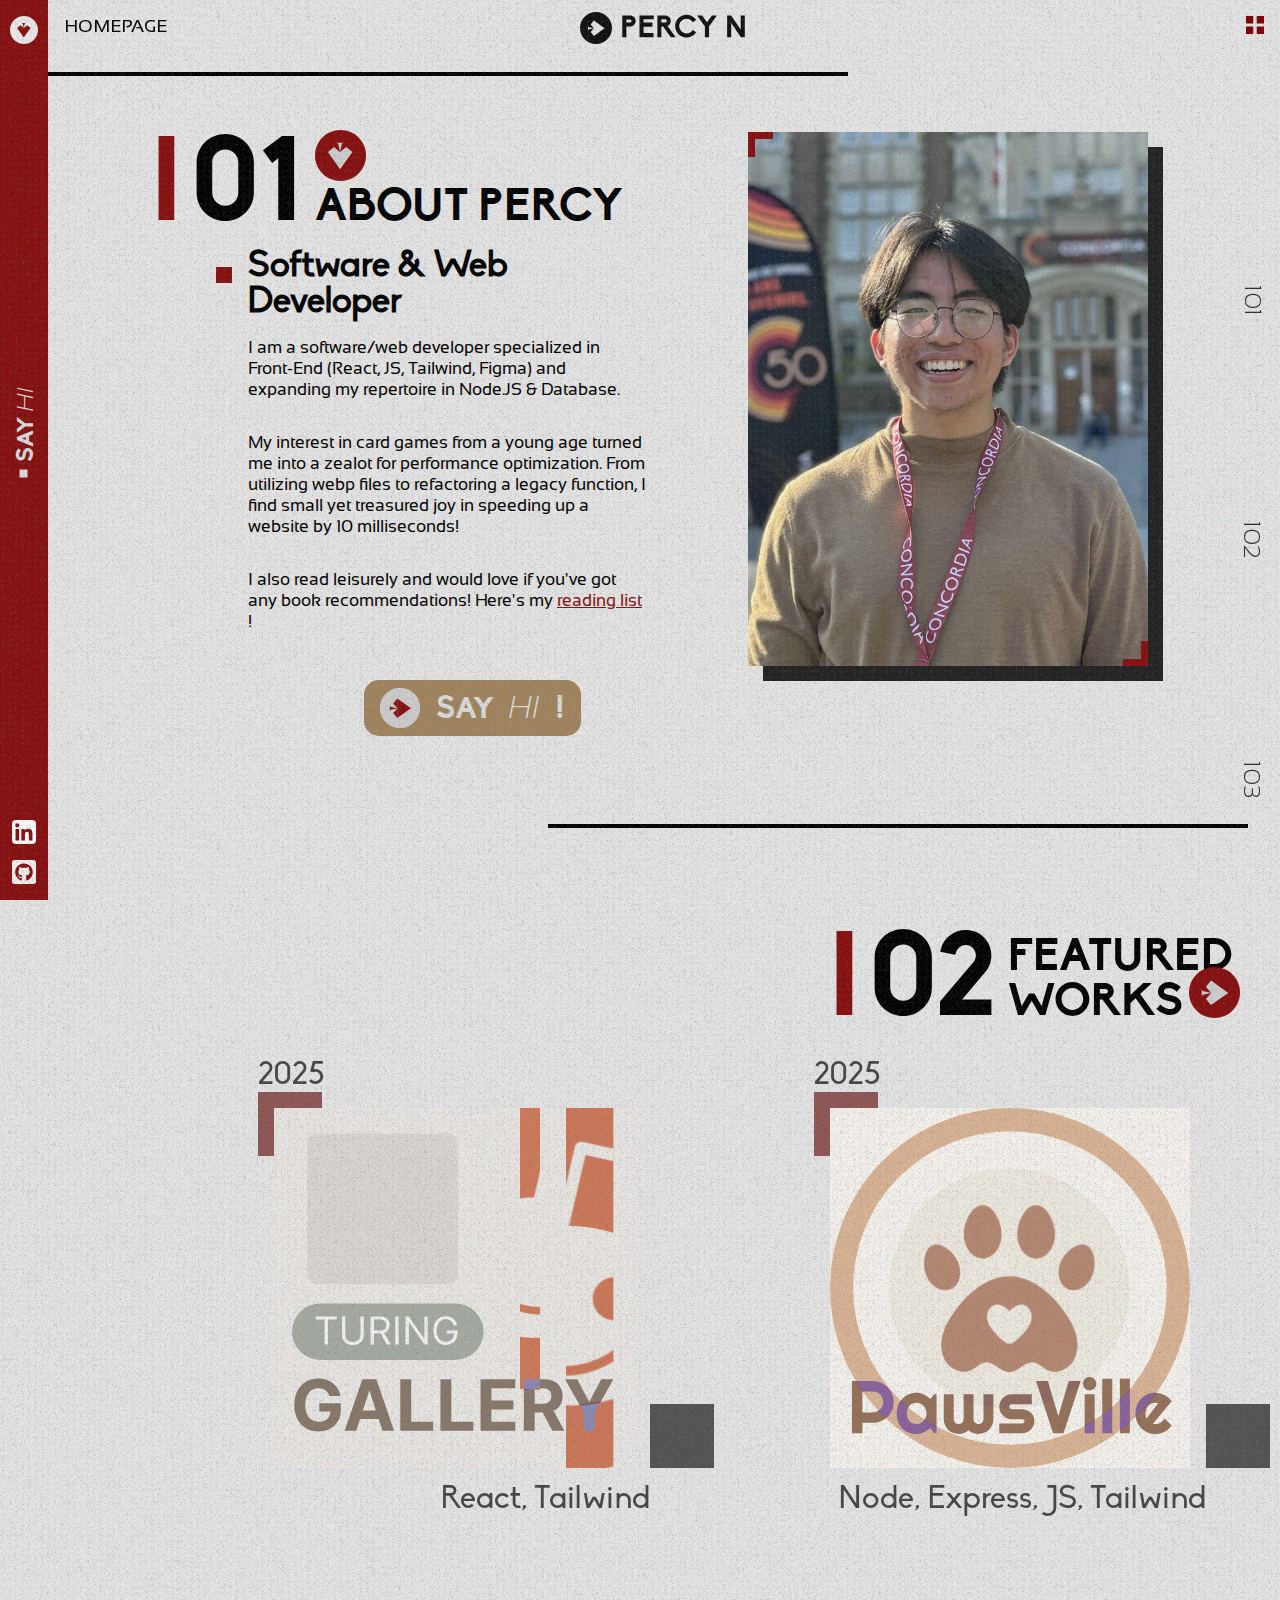
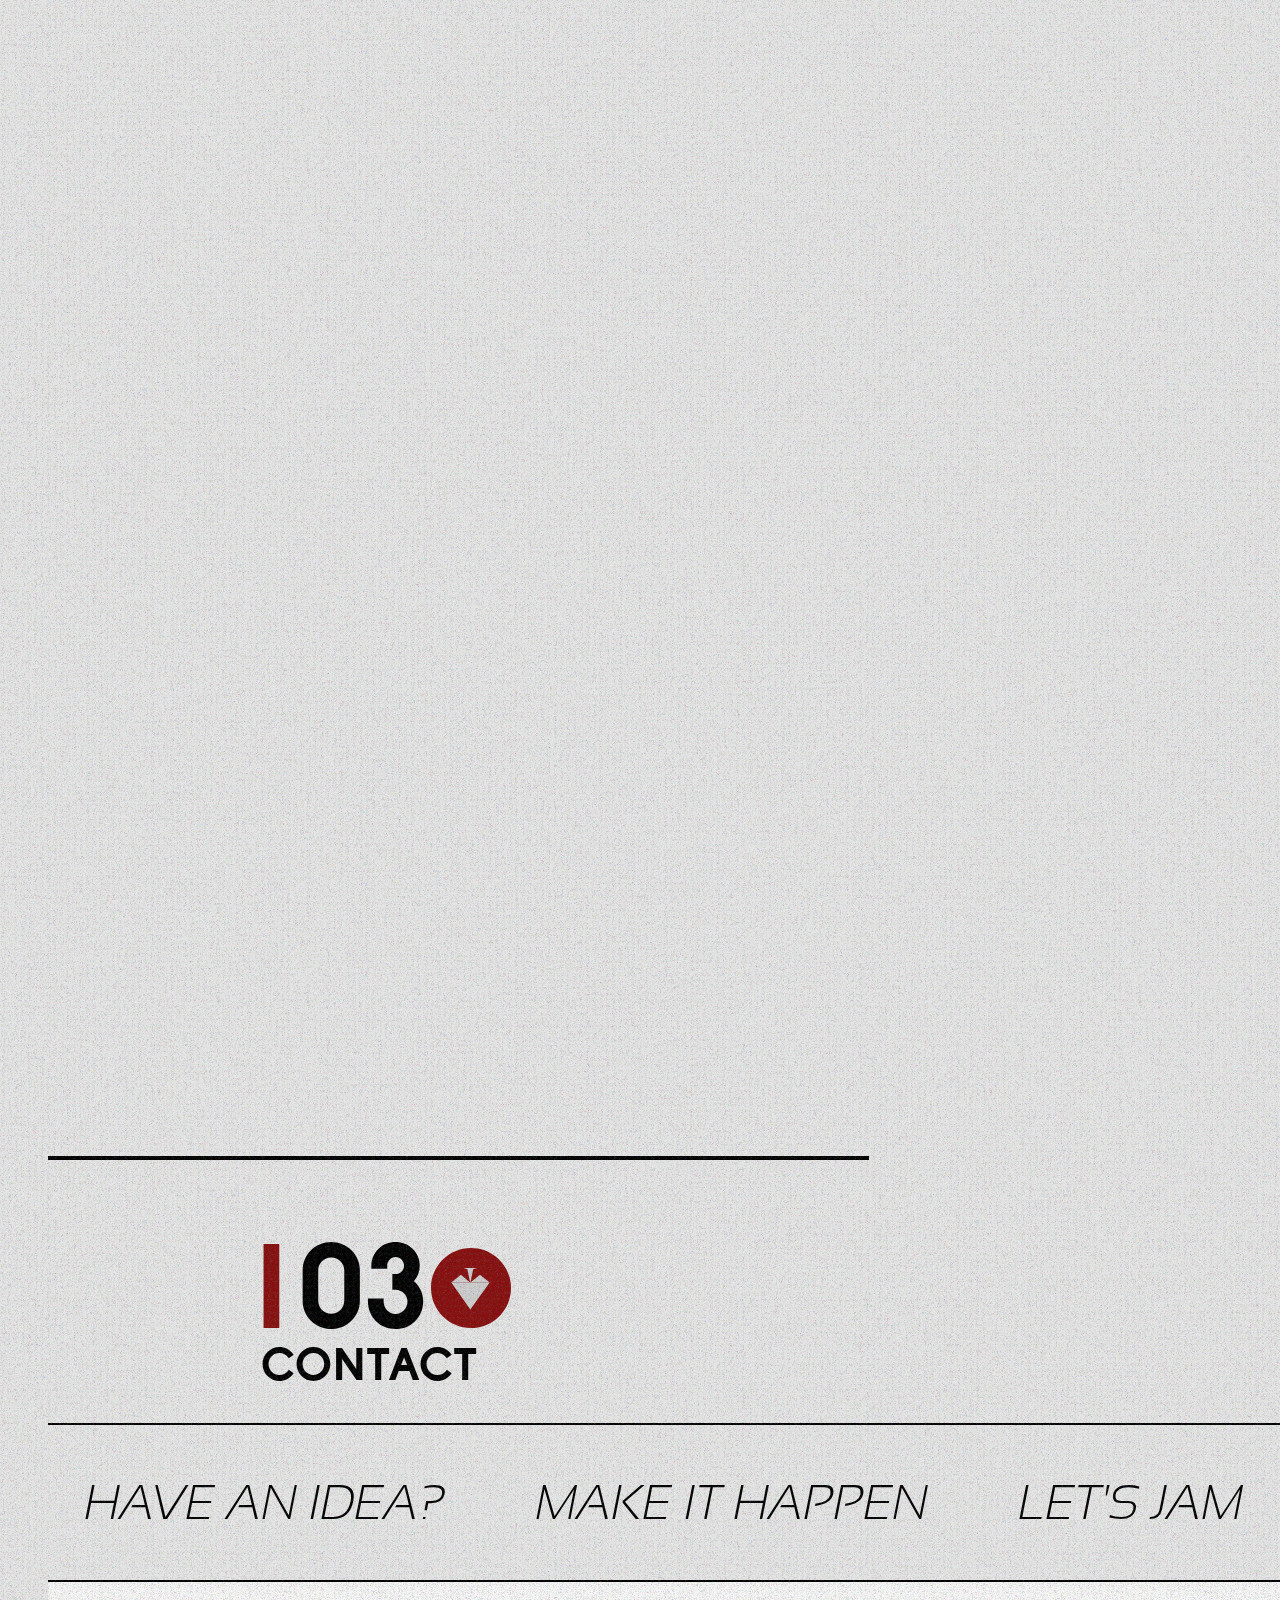
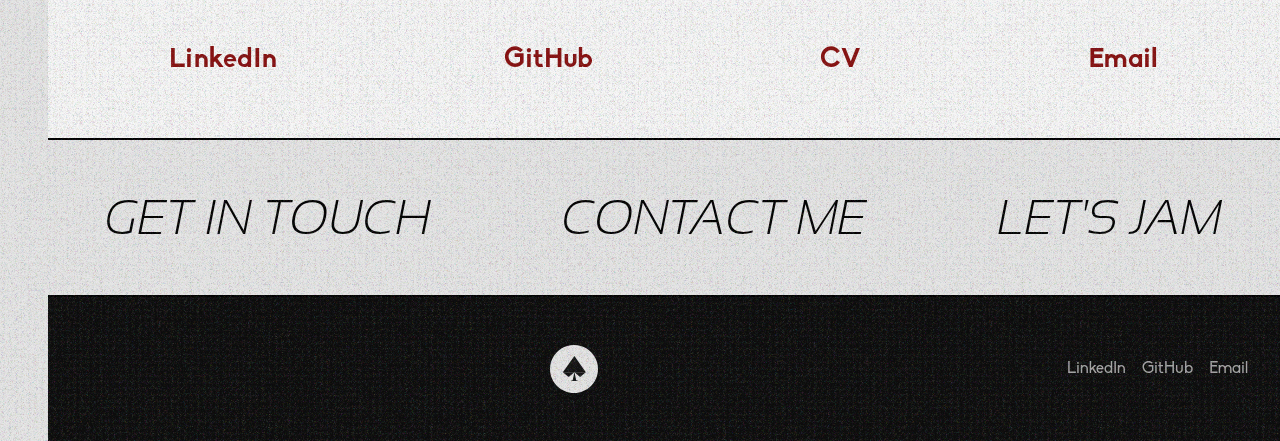
<file: index.html>
<!DOCTYPE html>
<html lang="en">
  <head>
    <meta charset="UTF-8" />
    <meta http-equiv="X-UA-Compatible" content="IE=edge" />
    <meta name="viewport" content="width=device-width, initial-scale=1.0" />
    <meta
      name="description"
      content="Percy Nguyen's personal website featuring his works as a front-end developer, as well"
    />
    <title>Percy N</title>
    <link rel="stylesheet" href="style.css" />
    <link
      rel="icon"
      href="assets/images/arrow-right-title.svg"
      type="image/svg+xml"
    />
  </head>

  <body>
    <!-- <div class="svg-wrapper"> -->
    <svg class="noise-texture" viewBox="0 0 243 800">
      <filter id="noiseFilter">
        <feTurbulence baseFrequency="1000"></feTurbulence>
      </filter>
      <rect class="rect-noise" filter="url(#noiseFilter)" />
    </svg>
    <!-- </div> -->

    <!-- <div class="noise-texture"></div> -->
    <nav class="primary-nav">
      <div class="nav-logo"></div>

      <span class="nav-slogan ff-biko-bold"
        >SAY <span class="ff-sans-light-italic"> HI</span>
      </span>

      <div class="apps-icons">
        <!-- <a href="mailto:percy.nguyen7@gmail.com" class="linkedin-icon clickable"></a> -->
        <a
          href="https://www.linkedin.com/in/percynguyen/"
          class="linkedin-icon clickable"
        ></a>
        <a
          href="https://github.com/PercyNguyen7"
          class="github-icon clickable"
        ></a>
      </div>
    </nav>
    <div class="square-top"></div>
    <div class="nav-right ff-sans-light">
      <a href="#sect-1" class="clickable">101</a>
      <a href="#sect-2" class="clickable">102</a>
      <a href="#sect-3" class="clickable">103</a>
      <!-- <a href="#sect-4" class="clickable">104</a> -->
    </div>

    <a href="index.html" class="logo-top clickable">
      <div class="logo-circle"></div>
      <div class="logo-name"></div>
    </a>

    <div class="page-title ff-sans-regular">Homepage</div>

    <section class="sect-1" id="sect-1">
      <div class="grid-wrapper about-wrapper">
        <div class="black-line"></div>

        <div class="title-1">
          <h2 class="red-rect ff-biko-bold">I</h2>
          <h2 class="ff-biko-bold">01</h2>
          <!-- <div class="info-wrapper"> -->
          <!-- <div class="arrow-down"></div> -->
          <h3 class="ff-biko-bold">About Percy</h3>
          <!-- </div> -->
        </div>
        <h4 class="column-3-7 ff-biko-regular">Software & Web Developer</h4>
        <p class="column-3-7 ff-sans-regular">
          I am a software/web developer specialized in Front-End (React, JS,
          Tailwind, Figma) and expanding my repertoire in Node.JS & Database.
        </p>
        <p class="column-3-7 ff-sans-regular">
          My interest in card games from a young age turned me into a zealot for
          performance optimization. From utilizing webp files to refactoring a
          legacy function, I find small yet treasured joy in speeding up a
          website by 10 milliseconds!
        </p>
        <p class="column-3-7 ff-sans-regular">
          I also read leisurely and would love if you've got any book
          recommendations! Here's my
          <a
            href="https://docs.google.com/document/d/1Z_iD97-BNeFt2a3pxTrrxXoVRdqqqu267SkpzfznAuc/edit?usp=sharing"
            class="text-red clickable"
            target="blank"
            >reading list</a
          >
          !
        </p>
        <div class="profile-img-wrapper">
          <div class="profile-img">
            <img src="assets/images/Percy_PFP.webp" alt="" />
            <div class="top-square"></div>
          </div>
        </div>
        <div class="cta-btn clickable ff-biko-bold">
          <div class="arrow-right"></div>
          <a href="mailto:percy.nguyen7@gmail.com" class="cta-phrase"
            >Say
            <div class="ff-sans-light-italic wiggle">Hi</div>
            !</a
          >
        </div>

        <!-- <div class="promo-vid-wrapper">
                <video src="assets/images/works/promo_vid.mp4" loading="lazy" controls autoplay muted loop></video>
            </div> -->
        <!-- <div class="promo-vid-wrapper">
             <div style="padding:56.25% 0 0 0;position:relative;"><iframe src="https://player.vimeo.com/video/816389919?h=378c6e8bbb&amp;badge=0&amp;autopause=0&amp;player_id=0&amp;app_id=58479" frameborder="0" allow="autoplay; fullscreen; picture-in-picture" allowfullscreen style="position:absolute;top:0;left:0;width:100%;height:100%;" title="Percy_N.mp4" ></iframe></div><script src="https://player.vimeo.com/api/player.js"></script>
        </div> -->

        <div class="black-line-2"></div>
      </div>
    </section>
    <section class="sect-2 horizontal-container" id="sect-2">
      <div class="horizontal-wrapper">
        <div class="title-2-wrapper">
          <div class="title-2">
            <h2 class="red-rect ff-biko-bold">I</h2>
            <h2 class="ff-biko-bold">02</h2>

            <h3 class="ff-biko-bold">Featured Works</h3>
          </div>
        </div>
        <div class="horizontal-sections" id="horizontal-sections">
          <div class="horizontal-section">
            <div class="content-box">
              <span class="ff-biko-regular">2025</span>
              <!-- 2 -->
              <a
                href="https://github.com/PercyNguyen7/TuringGallery"
                target="blank"
                class="box-wrapper clickable"
              >
                <div class="box">
                  <div class="work-wrapper">
                    <img
                      loading="lazy"
                      src="assets/images/works/TuringGallery_logo.svg"
                      alt=""
                    />
                  </div>
                </div>
              </a>
              <span class="ff-biko-regular text-right">React, Tailwind</span>
            </div>
          </div>
          <div class="horizontal-section">
            <div class="content-box">
              <span class="ff-biko-regular">2025</span>
              <!-- 1 -->
              <a
                href="https://github.com/PercyNguyen7/PawsVille"
                target="blank"
                class="box-wrapper clickable"
              >
                <div class="box">
                  <div class="work-wrapper">
                    <img
                      loading="lazy"
                      src="assets/images/works/PawsVille_logo.svg"
                      alt=""
                    />
                  </div>
                </div>
              </a>

              <span class="ff-biko-regular text-right"
                >Node, Express, JS, Tailwind</span
              >
            </div>
          </div>

          <div class="horizontal-section">
            <div class="content-box">
              <!-- 3 -->
              <span class="ff-biko-regular">2025</span>
              <a
                href="https://github.com/PercyNguyen7/TextEditor"
                target="blank"
                class="box-wrapper clickable"
              >
                <div class="box">
                  <div class="work-wrapper">
                    <img
                      loading="lazy"
                      src="assets/images/works/TextEditor_logo.svg"
                      alt=""
                    />
                  </div>
                </div>
              </a>
              <span class="ff-biko-regular text-right">C</span>
            </div>
          </div>
          <div class="horizontal-section">
            <div class="content-box">
              <!-- 4 -->
              <span class="ff-biko-regular">2025</span>
              <a
                href="https://www.ccas.club/"
                target="blank"
                class="box-wrapper clickable"
              >
                <div class="box">
                  <div class="work-wrapper">
                    <img
                      loading="lazy"
                      src="assets/images/works/CCAS_logo.svg"
                      alt=""
                    />
                  </div>
                </div>
              </a>
              <span class="ff-biko-regular text-right">SquareSpace</span>
            </div>
          </div>
          <div class="horizontal-section">
            <div class="content-box">
              <!-- 5 -->
              <span class="ff-biko-regular">2022</span>

              <a
                href="https://percynguyen7.github.io/CGD-Playground/events.html"
                target="blank"
                class="box-wrapper clickable"
              >
                <div class="box">
                  <div class="work-wrapper">
                    <img
                      loading="lazy"
                      src="assets/images/works/CGD_logo.svg"
                      alt=""
                    />
                  </div>
                </div>
              </a>
              <span class="ff-biko-regular text-right">HTML,CSS,JS</span>
            </div>
          </div>
        </div>
      </div>
    </section>
    <!-- <section class="sect-2" id="sect-2">
      <div class="grid-wrapper">
        <div class="title-2-wrapper">
          <div class="title-2">
            <h2 class="red-rect ff-biko-bold">I</h2>
            <h2 class="ff-biko-bold">02</h2>

            <h3 class="ff-biko-bold">Featured Works</h3>
          </div>
        </div>
      </div>
      <div class="works-slide">
        <a
          href="racist-algo-piece.html"
          target="blank"
          class="box-wrapper clickable"
        >
          <div class="box">
            <div class="work-wrapper">
              <img
                loading="lazy"
                src="assets/images/works/TuringGallery_logo.svg"
                alt=""
              />
            </div>
          </div>
          <span class="ff-biko-regular">2022</span>
        </a>
        <a
          href="ai-human-arts-piece.html"
          target="blank"
          class="box-wrapper clickable"
        >
          <div class="box">
            <div class="work-wrapper">
              <img
                loading="lazy"
                src="assets/images/works/aiOrHuman.png"
                alt=""
              />
            </div>
          </div>
          <span class="ff-biko-regular">2023</span>
        </a>

        <a
          href="magic-ball-piece.html"
          target="blank"
          class="box-wrapper clickable"
        >
          <div class="box">
            <div class="work-wrapper">
              <img
                loading="lazy"
                src="assets/images/works/magicBall.png"
                alt=""
              />
            </div>
          </div>
          <span class="ff-biko-regular">2022</span>
        </a>

      </div>
    </section> -->
    <!-- <section class="sect-3" id="sect-3">
      <div class="grid-wrapper">
        <div class="black-line"></div>
        <div class="title-3">
          <div class="">
            <h2 class="red-rect ff-biko-bold">I</h2>

            <h2 class="ff-biko-bold">03</h2>
            <div class="arrow-down"></div>
          </div>

          <h3 class="ff-biko-bold">Playground</h3>
          <p class="ff-sans-regular">
            Check out Percy's past works in other disciplines by
            <span class="ff-sans-bold">clicking on the toggles below.</span>
          </p>
        </div>

        <div class="toggles-wrapper">
          <div class="ff-biko-bold design-toggle clickable active">
            Graphic Designs
          </div>
          <div class="ff-biko-bold threeD-toggle clickable">3D Modelling</div>
          <div class="ff-biko-bold illustration-toggle clickable">
            Illustrations
          </div>
        </div>

        <div class="playground-wrapper">
          <div class="playground-works design-works">
            <img
              loading="lazy"
              src="assets/images/playground/design/moonlit-masquerade.jpg"
            />
          </div>
          <div class="playground-works design-works">
            <img loading="lazy" src="assets/images/playground/design/war.png" />
          </div>

          <div class="playground-works design-works">
            <img
              loading="lazy"
              src="assets/images/playground/design/ccas_halloween.jpg"
            />
          </div>
          <div class="playground-works design-works">
            <img
              loading="lazy"
              src="assets/images/playground/design/biodiversity-diagonal.jpg"
            />
          </div>

          <div class="playground-works design-works">
            <img
              loading="lazy"
              src="assets/images/playground/design/biodiversity-orthogonal.jpg"
            />
          </div>

          <div class="playground-works illustration-works hidden">
            <img
              loading="lazy"
              src="assets/images/playground/illustrations/fasa.jpg"
            />
          </div>

          <div class="playground-works illustration-works hidden">
            <img
              loading="lazy"
              src="assets/images/playground/illustrations/walk-the-talk.jpg"
            />
          </div>

          <div class="playground-works illustration-works hidden">
            <img
              loading="lazy"
              src="assets/images/playground/illustrations/out-of-reach.jpg"
            />
          </div>

          <div class="playground-works illustration-works hidden">
            <img
              loading="lazy"
              src="assets/images/playground/illustrations/awaken.jpg"
            />
          </div>

          <div class="playground-works threeD-works hidden">
            <img
              loading="lazy"
              src="assets/images/playground/3d/facial-expressions.jpg"
            />
          </div>
          <div class="playground-works threeD-works hidden">
            <img
              loading="lazy"
              src="assets/images/playground/3d/godric-walk-cycle.jpg"
            />
          </div>
          <div class="playground-works threeD-works hidden">
            <img
              loading="lazy"
              src="assets/images/playground/3d/figment-imagination.jpg"
            />
          </div>

          <div class="playground-works threeD-works hidden">
            <img
              loading="lazy"
              src="assets/images/playground/3d/PercyInes_Environment_Render.jpg"
            />
          </div>

          <div class="playground-works threeD-works hidden">
            <img loading="lazy" src="assets/images/playground/3d/robot.jpg" />
          </div>
        </div>

        <div class="black-line-2"></div>
      </div>

      <div class="playground-area">
        <div class="item item1"></div>
        <div class="item item2"></div>
        <div class="item item1"></div>
        <div class="item item3"></div>
        <div class="item item2"></div>
        <div class="item item1"></div>
        <div class="item item1"></div>
      </div>
    </section> -->
    <section class="sect-3" id="sect-3">
      <div class="grid-wrapper">
        <!-- <div class="title-3-wrapper">
          <div class="title-3">
            <div class="title-letters">
              <div>
                <h2 class="ff-biko-bold red-letter">I</h2>
                <h2 class="ff-biko-bold">03</h2>
              </div>

              <h3 class="ff-biko-bold">CONTACT</h3>
            </div>
            <div class="arrow-down"></div>
          </div>
        </div> -->
        <div class="black-line"></div>

        <div class="title-3">
          <div class="">
            <h2 class="red-rect ff-biko-bold">I</h2>

            <h2 class="ff-biko-bold">03</h2>
            <div class="arrow-down"></div>
          </div>

          <h3 class="ff-biko-bold">Contact</h3>
        </div>
        <div class="panning-sect ff-sans-light-italic">
          <div class="marquee">
            <ul class="marquee__content x">
              <li>HAVE AN IDEA?</li>
              <li>MAKE IT HAPPEN</li>
              <li>LET'S JAM</li>
            </ul>
            <ul aria-hidden="true" class="marquee__content y">
              <li>HAVE AN IDEA?</li>
              <li>MAKE IT HAPPEN</li>
              <li>LET'S JAM</li>
            </ul>
          </div>
        </div>

        <div class="contact-icons ff-biko-bold">
          <a
            href="https://www.linkedin.com/in/percynguyen/"
            class="icon clickable"
            >LinkedIn</a
          >

          <a href="https://github.com/PercyNguyen7" class="icon clickable"
            >GitHub</a
          >
          <a
            href="/assets/info/VinhTuanDatNguyen_CV_WebDev_2025.pdf"
            class="icon clickable"
            >CV</a
          >
          <a href="mailto:percy.nguyen7@gmail.com" class="icon clickable"
            >Email</a
          >
        </div>

        <div class="panning-sect panning-sect-2 ff-sans-light-italic">
          <div class="marquee">
            <ul class="marquee__content marquee-content-2">
              <li>GET IN TOUCH</li>
              <li>CONTACT ME</li>
              <li>LET'S JAM</li>
            </ul>

            <ul aria-hidden="true" class="marquee__content marquee-content-2">
              <li>GET IN TOUCH</li>
              <li>CONTACT ME</li>
              <li>LET'S JAM</li>
            </ul>
          </div>
        </div>
      </div>
    </section>
    <footer>
      <!-- <div class="footer-wrapper"> -->

      <span class="ff-biko-regular" id="copyright-txt"> </span>
      <div class="arrow-up"></div>
      <div class="footer-contact-wrapper ff-biko-regular">
        <a href="https://www.linkedin.com/in/percynguyen/" class="clickable"
          >LinkedIn</a
        >
        <a href="https://github.com/PercyNguyen7" class="clickable">GitHub</a>
        <a href="mailto:percy.nguyen7@gmail.com" class="clickable">Email</a>
      </div>

      <!-- </div> -->
    </footer>
    <!-- <div class="scroll-indicator" id="scroll-indicator">Scroll down ↓</div> -->
    <div class="inner-cursor"></div>
    <div class="outer-cursor"></div>
    <script src="app.js"></script>
  </body>
</html>
</file>
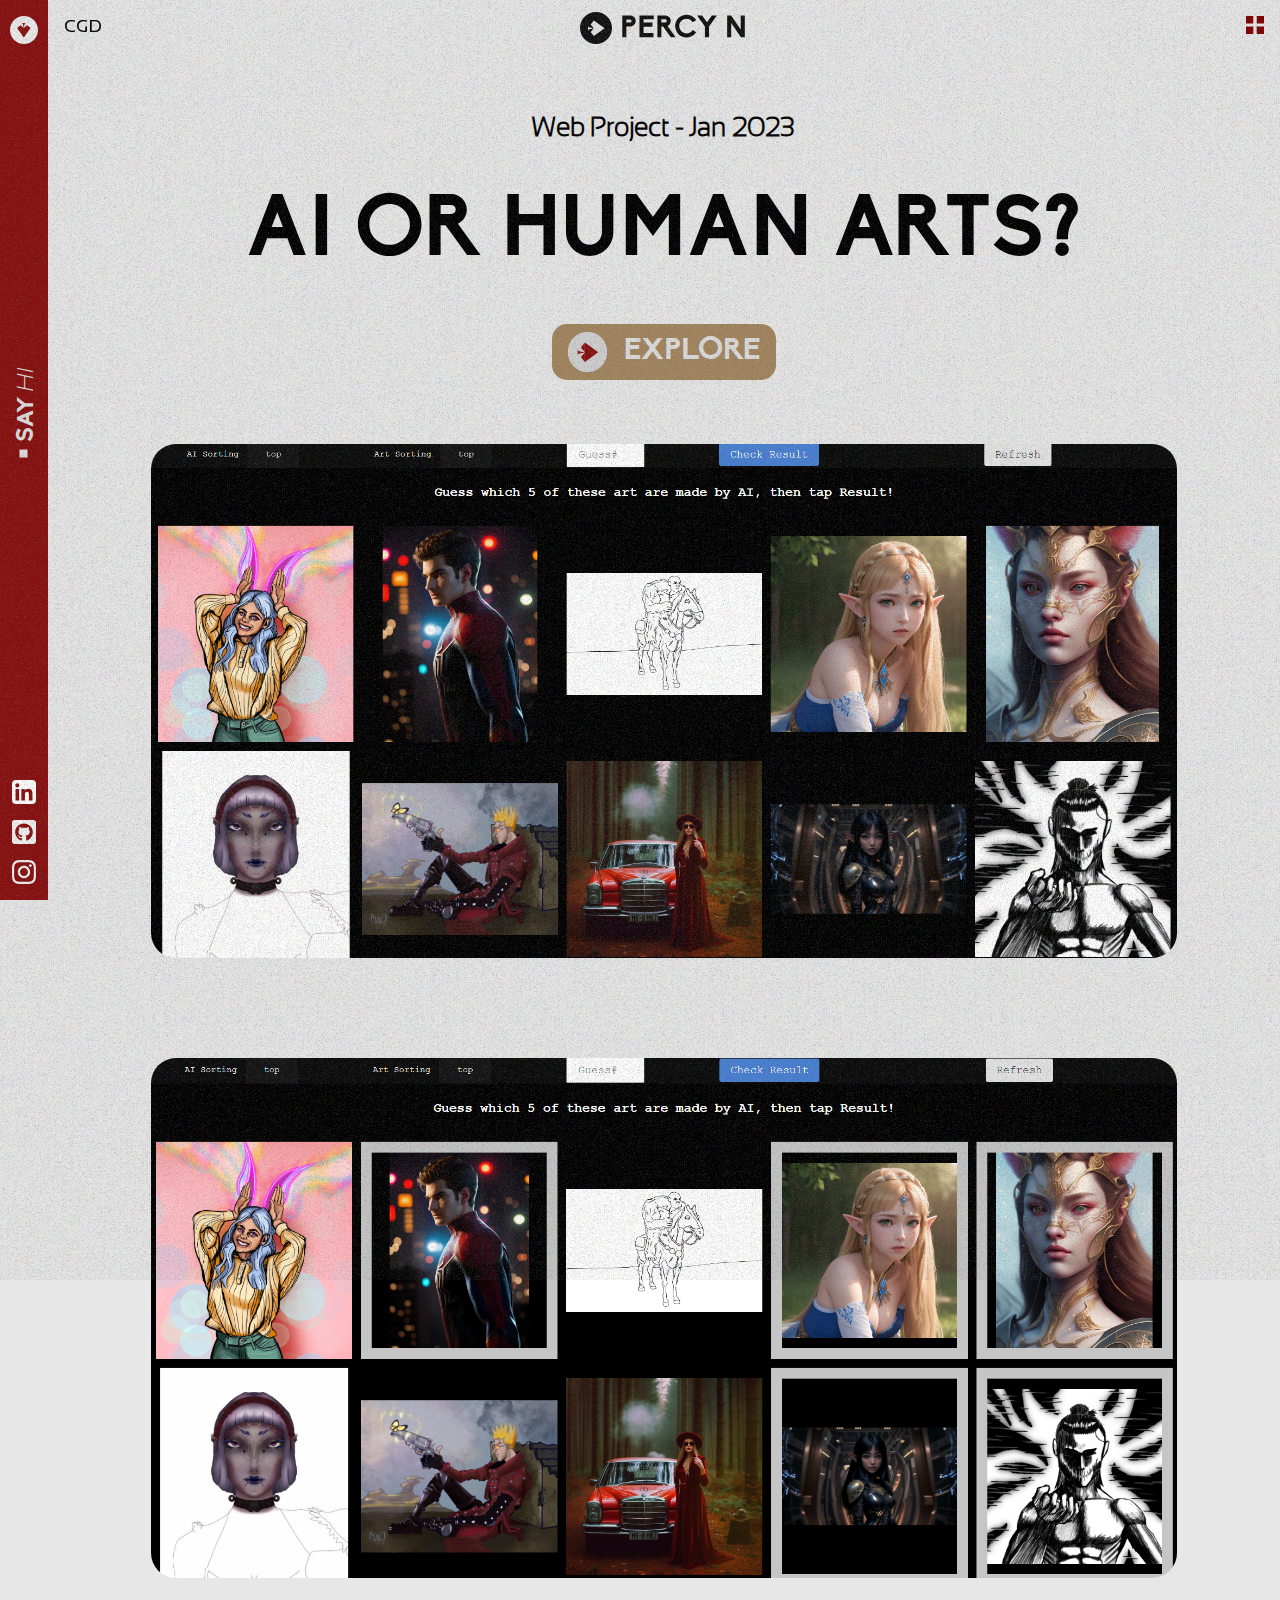
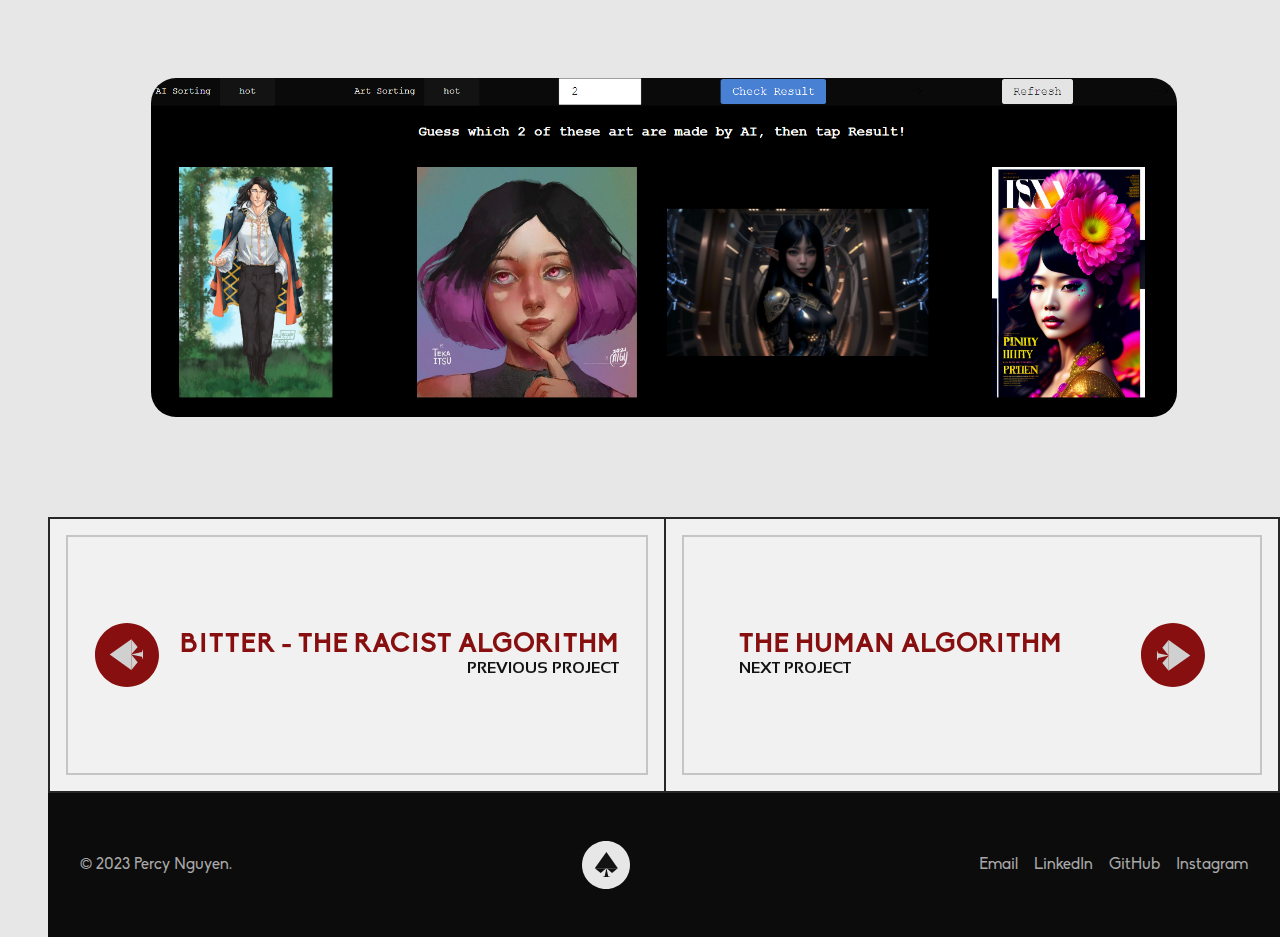
<file: ai-human-arts-piece.html>
<!DOCTYPE html>
<html lang="en">

<head>
    <meta charset="UTF-8">
    <meta http-equiv="X-UA-Compatible" content="IE=edge">
    <meta name="viewport" content="width=device-width, initial-scale=1.0">
    <title>Ai or Human Arts? | Case Study</title>
    <link rel="stylesheet" href="style.css">
    <link rel="icon" href="assets/images/arrow-right-title.svg" type="image/svg+xml">
</head>

<body>
    <svg class="noise-texture" viewBox="0 0 243 243">
        <filter id="noiseFilter">
            <feTurbulence baseFrequency="10000"></feTurbulence>
        </filter>
        <rect class="rect-noise" filter="url(#noiseFilter)" />
    </svg>

    <!-- <div class="noise-texture"></div> -->
    <nav class="primary-nav">

        <div class="nav-logo">

        </div>

        <span class="nav-slogan ff-biko-bold">SAY <span class="ff-sans-light-italic"> HI</span> </span>

        <div class="apps-icons">
            <a href="https://www.linkedin.com/in/percynguyen/" class="linkedin-icon clickable"></a>
            <a href="https://github.com/PercyNguyen7" class="github-icon clickable"></a>
            <a href="https://www.instagram.com/percyinthehouse/" class="ig-icon clickable"></a>


        </div>

    </nav>
    <div class="square-top"></div>
    <!-- <div class="nav-right ff-sans-light">

        <a href="#sect-1" class="clickable">101</a>
        <a href="#sect-2" class="clickable">102</a>
        <a href="#sect-3" class="clickable">103</a>
        <a href="#sect-4" class="clickable">104</a>
    </div> -->

    <a href="index.html" class="logo-top clickable">
        <div class="logo-circle"></div>
        <div class="logo-name"></div>
    </a>

    <div class="page-title ff-sans-regular">CGD 
    </div>

    <section class="" id="sect-1">
        <div class="grid-wrapper case-study-wrapper">
            <!-- <div class="black-line"></div> -->
            <h5  class="ff-sans-light">Web Project - Jan 2023</h5>
            <h2 class="ff-biko-bold">Ai or Human Arts?</h2>
            <div class="cta-btn project clickable ff-biko-bold ">
                <div class="arrow-right"></div>
                <a href="https://percynguyen7.github.io/dart449/exercises/ex3/ex3.html" class="cta-phrase">Explore                   
                     <!-- <div class="ff-sans-light-italic wiggle"></div> -->
                     </a>
            </div>
           
            <div class="img-wrapper">
                <img src="assets/images/works/ai-or-humans/ai.png" alt="Intro Scene">
            </div>
     
            <div class="img-wrapper">
                <img src="assets/images/works/ai-or-humans/ai-choose.png" alt="Intro Scene">
            </div>
            <div class="img-wrapper">
                <img src="assets/images/works/ai-or-humans/ai-4.png" alt="Recommend Page">
            </div>
      

        
            <!-- <div class="black-line-2"></div> -->

        </div>

    </section>

    <section class="case-navigation-wrapper">
        <a href="racist-algo-piece.html" class="left-case-btn clickable"> 
            <div class="preview-wrappers racist-algo-preview">
                <div class="arrow-left">
                </div>    
                <div class="project-name-wrapper"> 
                    <span class=" ff-biko-bold">Bitter - The Racist Algorithm</span>    
                    <div class="ff-sans-bold">Previous Project</div>  
                    
                </div>
              
            </div>
         </a>
         <a href="human-algo-piece.html" class="right-case-btn clickable">
            <div class="preview-wrappers human-algo-preview">     
                <div class="project-name-wrapper">
                    <span class=" ff-biko-bold">The Human Algorithm</span>    
                    <div class="ff-sans-bold">Next Project</div>  
                  
                </div> 
                <div class="arrow-right">   </div>
            </div>
         </a>
    </section>
   
    <footer>
        <!-- <div class="footer-wrapper"> -->
          
            <span class="ff-biko-regular">© 2023 Percy Nguyen. </span>
            <div class="arrow-up"></div>
            <div class="footer-contact-wrapper ff-biko-regular">
                <a href="" class="clickable">Email</a>
                <a href="" class="clickable">LinkedIn</a>
                <a href="" class="clickable">GitHub</a>
                <a href="" class="clickable">Instagram</a>
            </div>
           
        <!-- </div> -->
        

    </footer>


    <div class="inner-cursor"></div>
    <div class="outer-cursor"></div>
    <script src="case-study.js"></script>
</body>

</html>
</file>
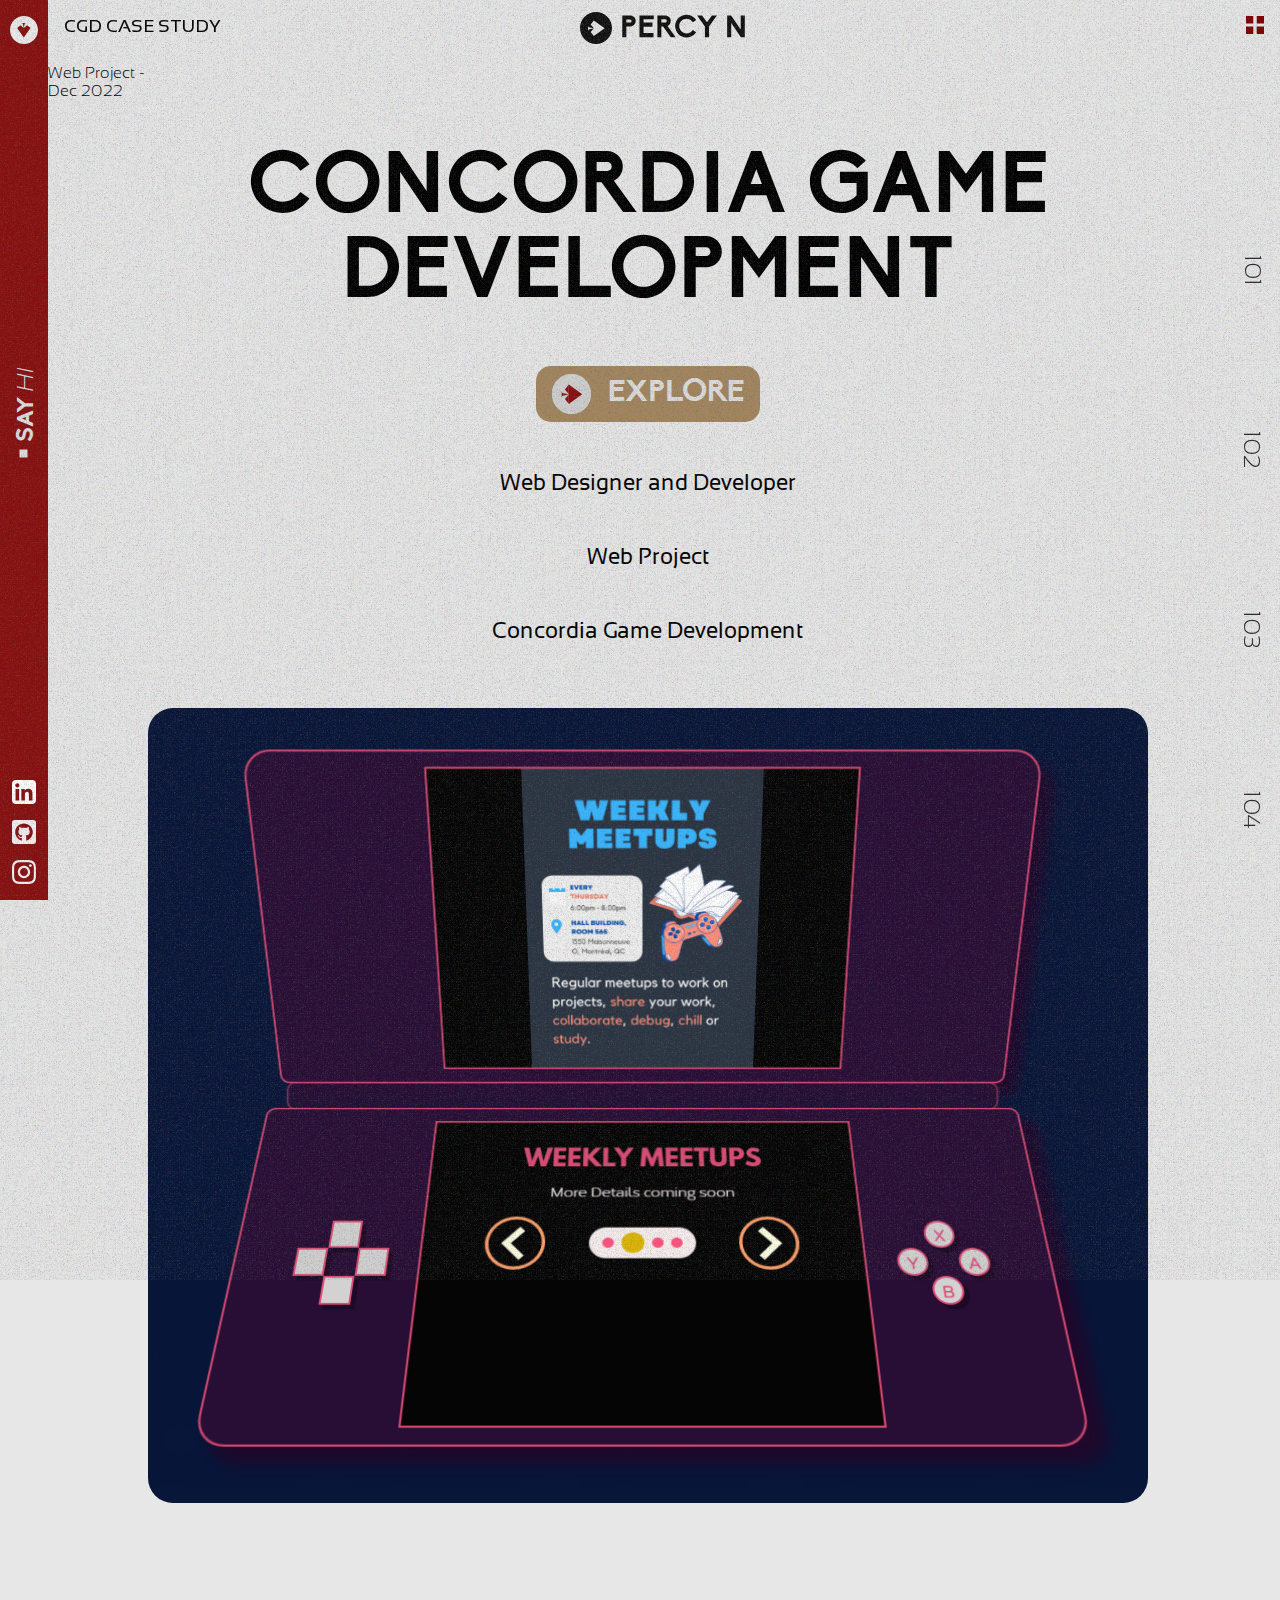
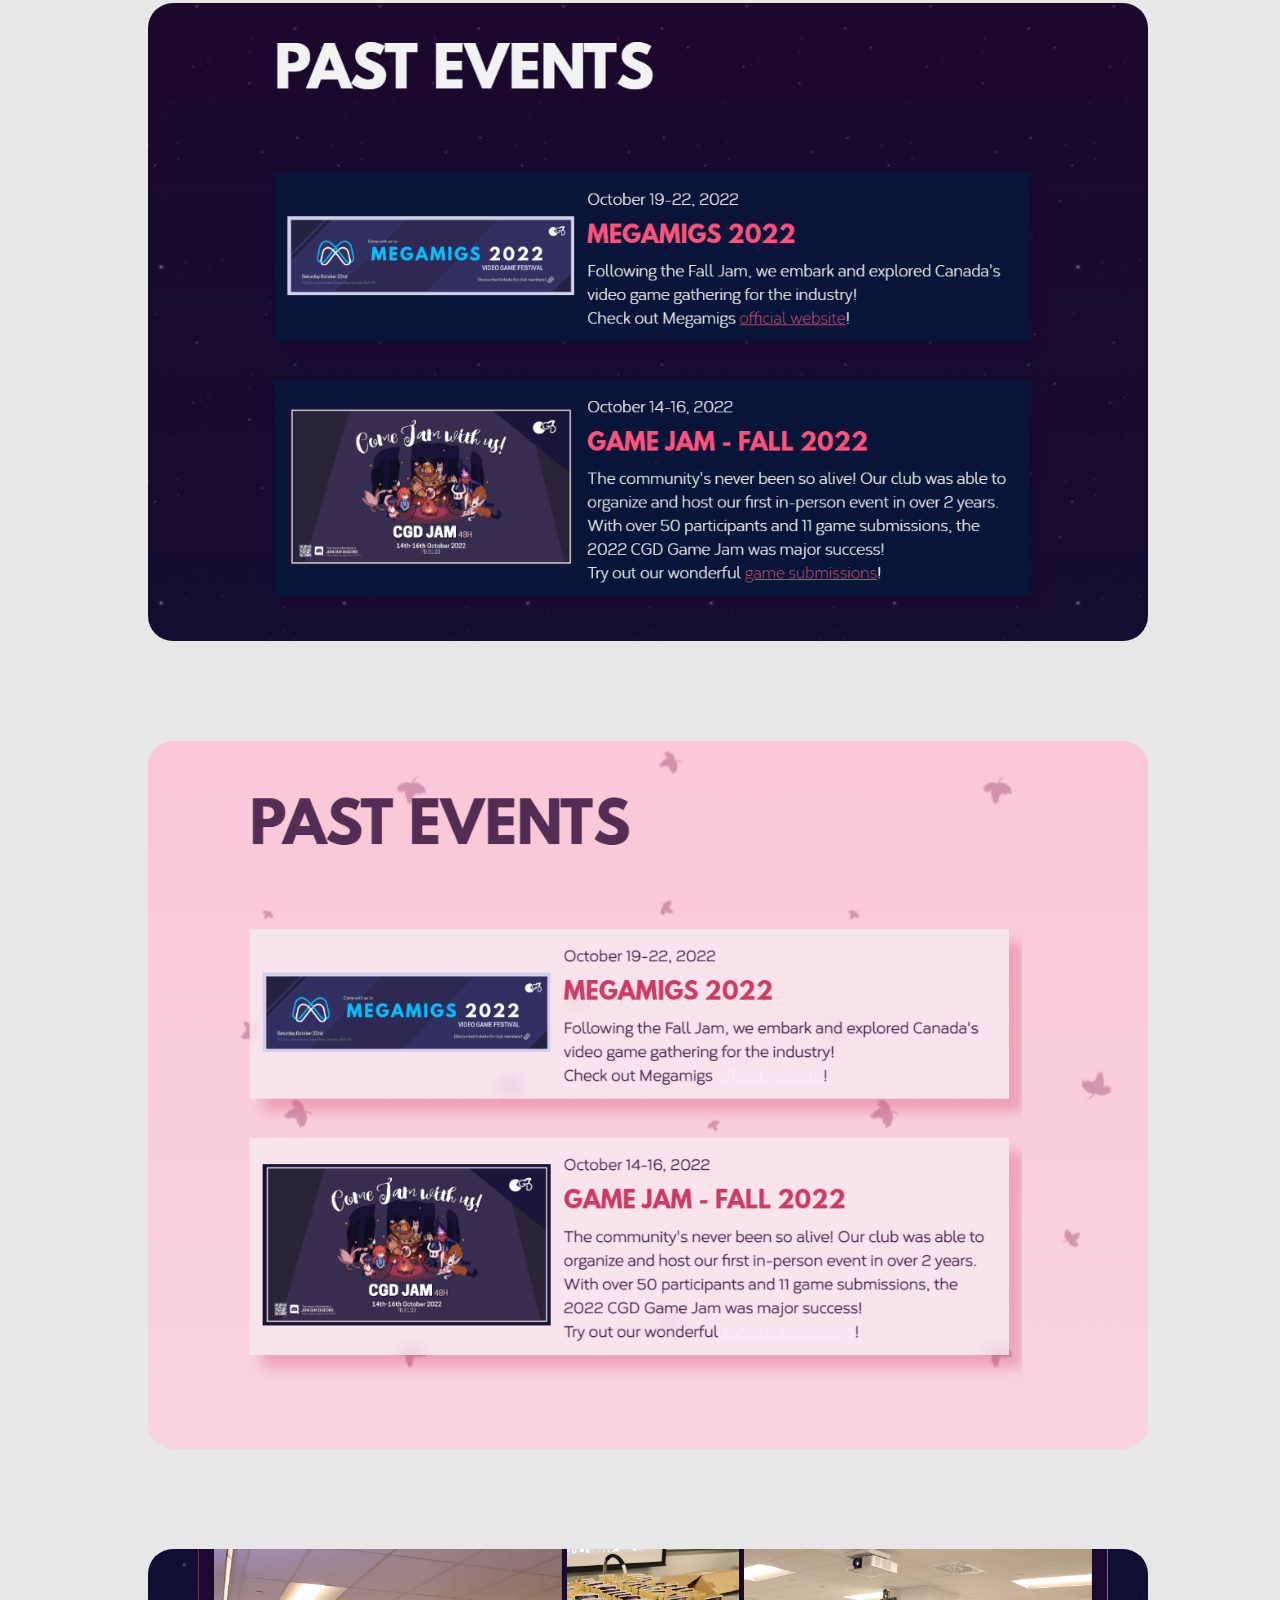
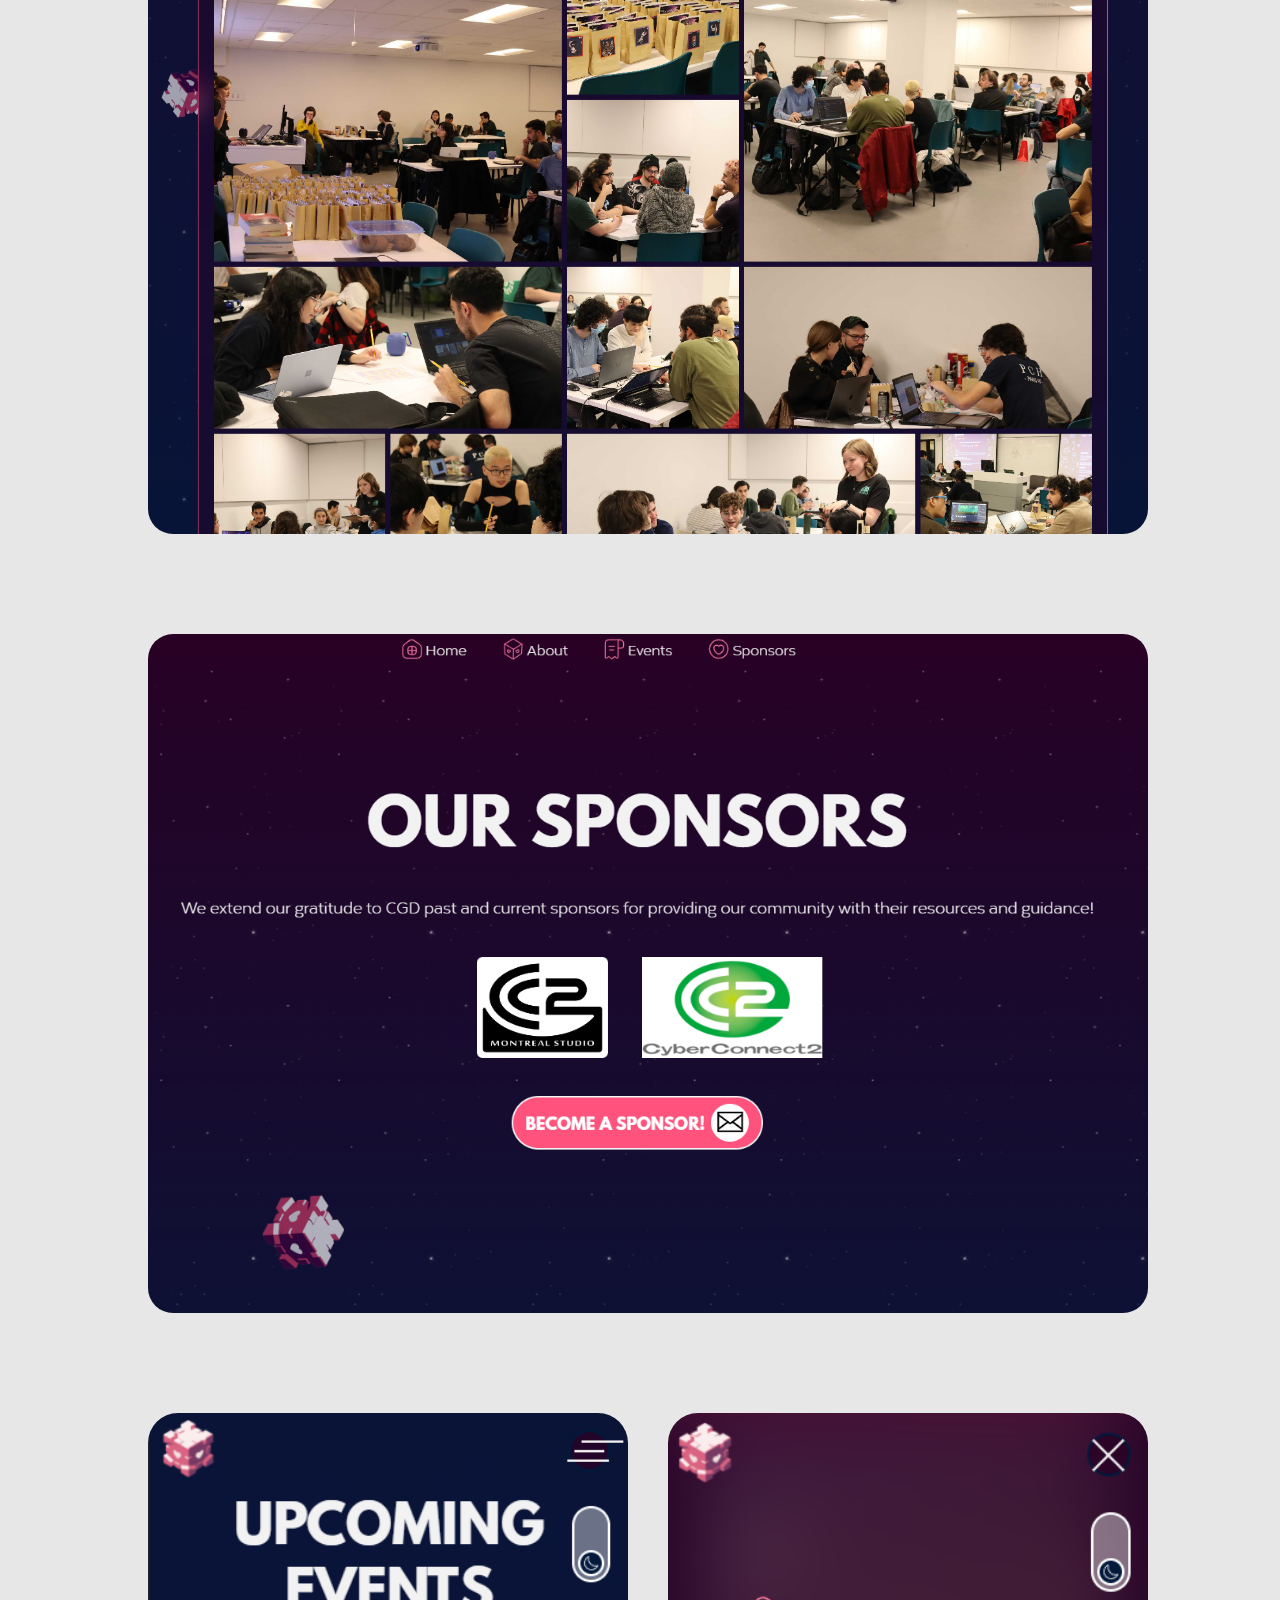
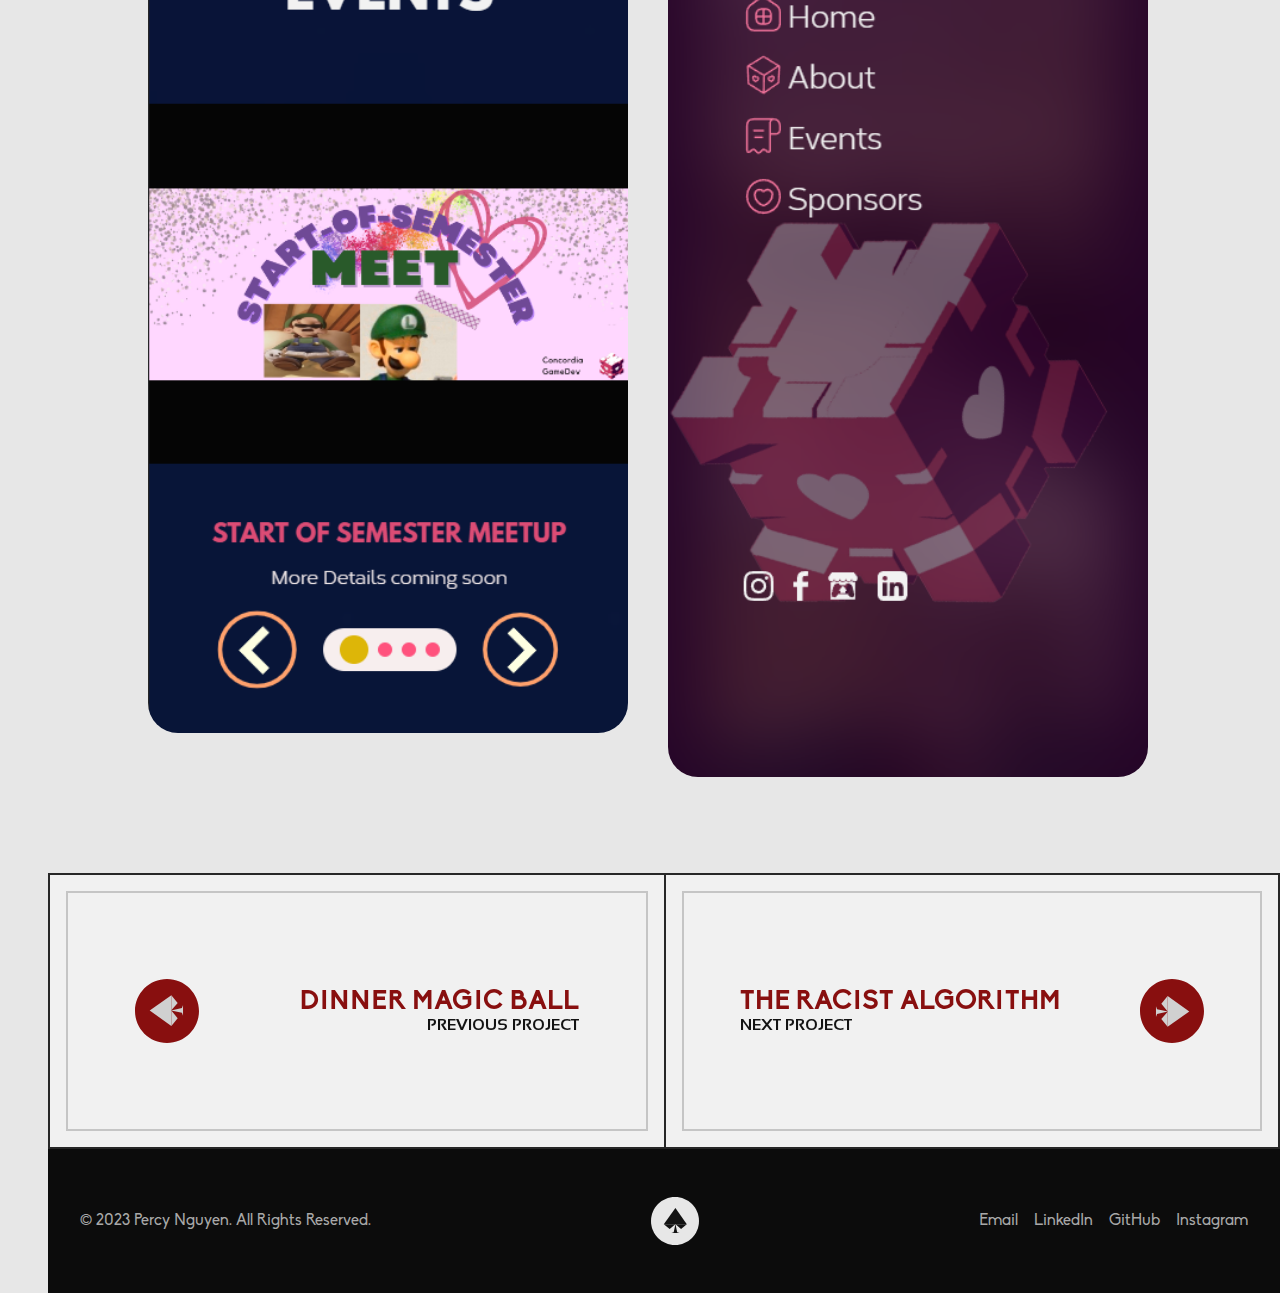
<file: cgd-case-study.html>
<!DOCTYPE html>
<html lang="en">

<head>
    <meta charset="UTF-8">
    <meta http-equiv="X-UA-Compatible" content="IE=edge">
    <meta name="viewport" content="width=device-width, initial-scale=1.0">
    <title>CGD | Case Study</title>
    <link rel="stylesheet" href="style.css">
    <link rel="icon" href="assets/images/arrow-right-title.svg" type="image/svg+xml">
</head>

<body>
    <svg class="noise-texture" viewBox="0 0 243 243">
        <filter id="noiseFilter">
            <feTurbulence baseFrequency="10000"></feTurbulence>
        </filter>
        <rect class="rect-noise" filter="url(#noiseFilter)" />
    </svg>

    <!-- <div class="noise-texture"></div> -->
    <nav class="primary-nav">

        <div class="nav-logo">

        </div>

        <span class="nav-slogan ff-biko-bold">SAY <span class="ff-sans-light-italic"> HI</span> </span>

        <div class="apps-icons">
            <a href="https://www.linkedin.com/in/percynguyen/" class="linkedin-icon clickable"></a>
            <a href="https://github.com/PercyNguyen7" class="github-icon clickable"></a>
            <a href="https://www.instagram.com/percyinthehouse/" class="ig-icon clickable"></a>


        </div>

    </nav>
    <div class="square-top"></div>
    <div class="nav-right ff-sans-light">

        <a href="#sect-1" class="clickable">101</a>
        <a href="#sect-2" class="clickable">102</a>
        <a href="#sect-3" class="clickable">103</a>
        <a href="#sect-4" class="clickable">104</a>
    </div>

    <a href="index.html" class="logo-top clickable">
        <div class="logo-circle"></div>
        <div class="logo-name"></div>
    </a>

    <div class="page-title ff-sans-regular">CGD Case Study 
    </div>

    <section class="sect-1" id="sect-1">
        <div class="grid-wrapper case-study-wrapper">
            <!-- <div class="black-line"></div> -->
            <span  class="ff-sans-light">Web Project - Dec 2022</span>
            <h2 class="ff-biko-bold">Concordia Game Development</h2>
            <div class="cta-btn clickable ff-biko-bold ">
                <div class="arrow-right"></div>
                <a href="mailto:percy.nguyen7@gmail.com" class="cta-phrase">Explore                   
                     <!-- <div class="ff-sans-light-italic wiggle"></div> -->
                     </a>
            </div>
           
                <p class="ff-sans-regular ">  Web Designer and Developer</p>
                <p class="ff-sans-regular ">    Web Project</p>
                <p class="ff-sans-regular ">    Concordia Game Development</p>
       
       
            <div class="img-wrapper">
                <img src="assets/images/works/CGD/ds.png" alt="">
            </div>
            <div class="img-wrapper">
                <img src="assets/images/works/CGD/past-events.png" alt="">
            </div>
            <div class="img-wrapper">
                <img src="assets/images/works/CGD/past-events-light.png" alt="">
            </div>
            <div class="img-wrapper">
                <img src="assets/images/works/CGD/gallery.png" alt="">
            </div>
            <div class="img-wrapper">
                <img src="assets/images/works/CGD/sponsor.png" alt="">
            </div>
            <div class="img-wrapper mobile">
                <img src="assets/images/works/CGD/mobile-event.png" alt="">
                <img src="assets/images/works/CGD/mobile-nav.png" alt="">
            </div>
            <!-- <div class="black-line-2"></div> -->

        </div>

    </section>

    <section class="case-navigation-wrapper">
        <a href="#" class="left-case-btn clickable"> 
            <div class="preview-wrappers magic-preview">
                <div class="arrow-left">
                </div>    
                <div class="project-name-wrapper"> 
                    <span class=" ff-biko-bold">Dinner magic Ball</span>    
                    <div class="ff-sans-bold">Previous Project</div>  
                    
                </div>
              
            </div>
         </a>
         <a href="#" class="right-case-btn clickable">
            <div class="preview-wrappers racist-algo-preview">     
                <div class="project-name-wrapper">
                    <span class=" ff-biko-bold">The Racist Algorithm</span>    
                    <div class="ff-sans-bold">Next Project</div>  
                  
                </div> 
                <div class="arrow-right">   </div>
            </div>
         </a>
    </section>
   
    <footer>
        <!-- <div class="footer-wrapper"> -->
          
            <span class="ff-biko-regular">© 2023 Percy Nguyen. All Rights Reserved.</span>
            <div class="arrow-up"></div>
            <div class="footer-contact-wrapper ff-biko-regular">
                <a href="" class="clickable">Email</a>
                <a href="" class="clickable">LinkedIn</a>
                <a href="" class="clickable">GitHub</a>
                <a href="" class="clickable">Instagram</a>
            </div>
           
        <!-- </div> -->
        

    </footer>


    <div class="inner-cursor"></div>
    <div class="outer-cursor"></div>
    <script src="case-study.js"></script>
</body>

</html>
</file>
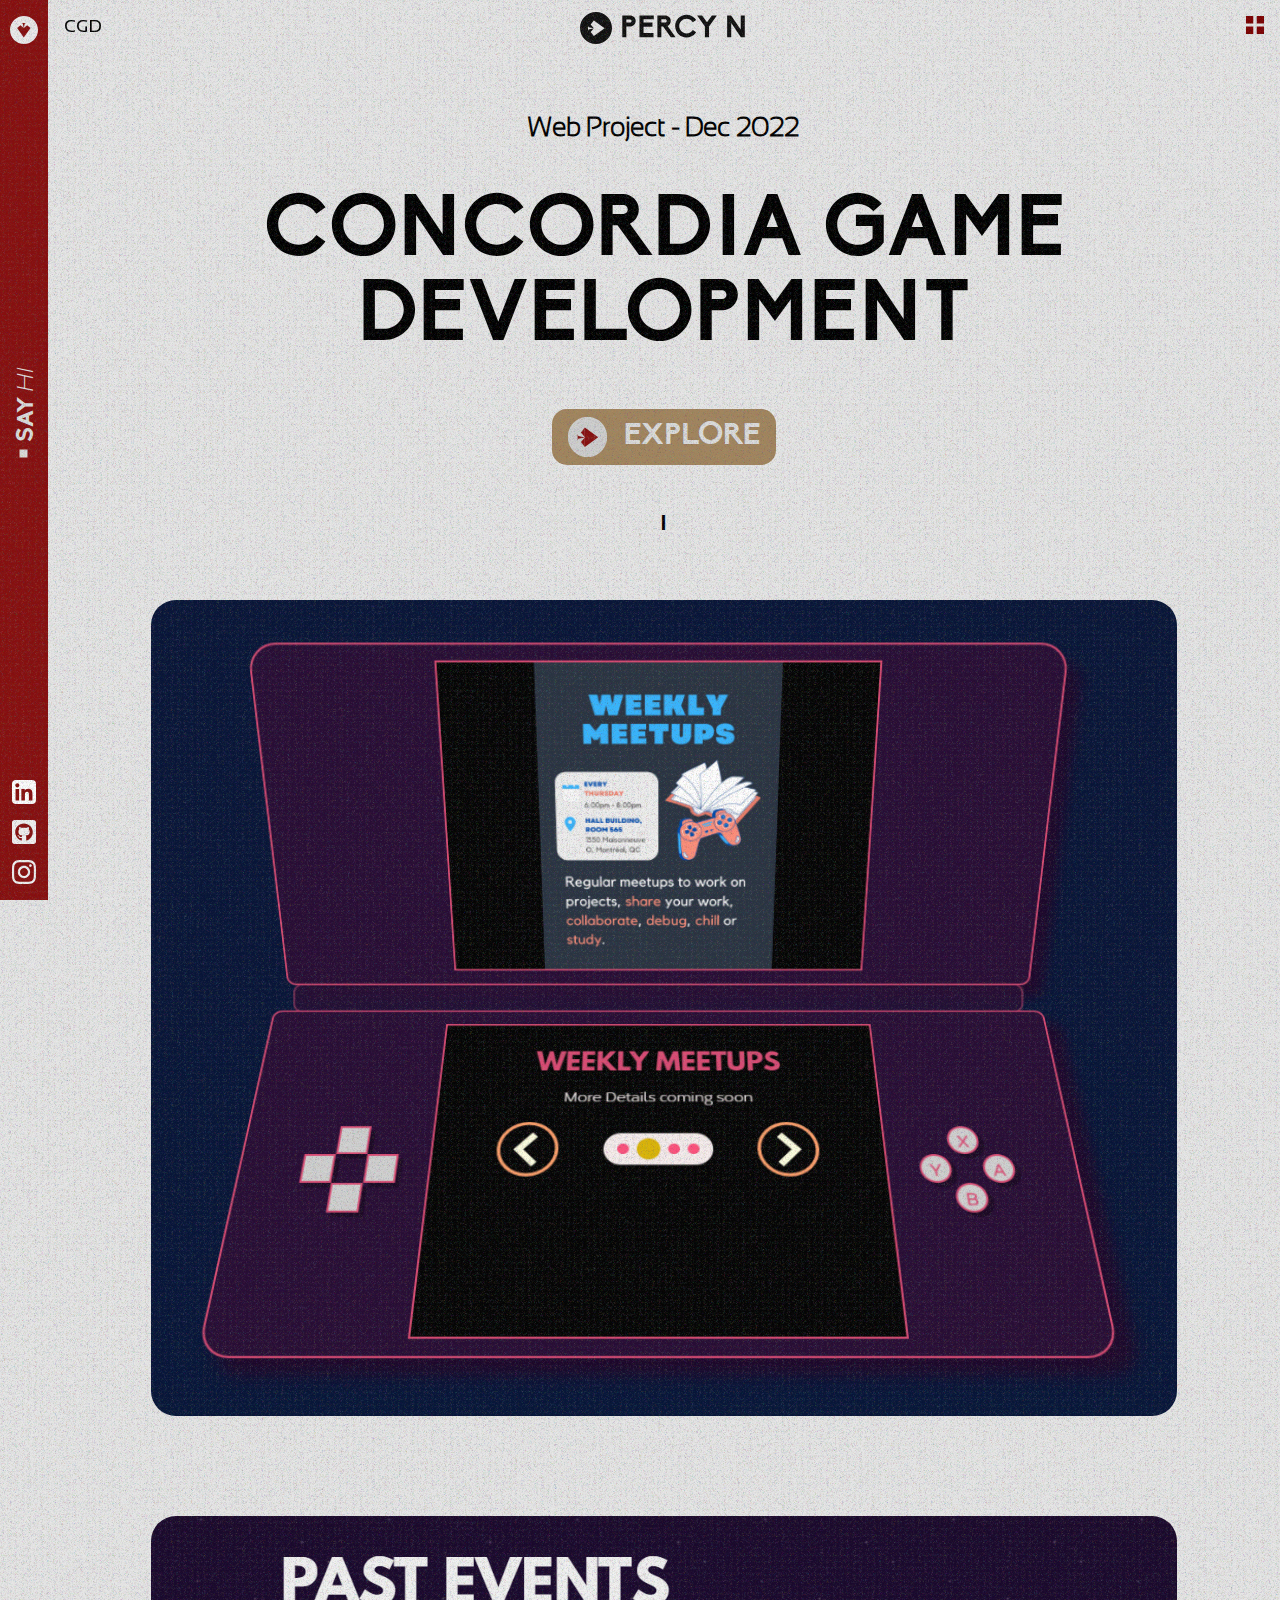
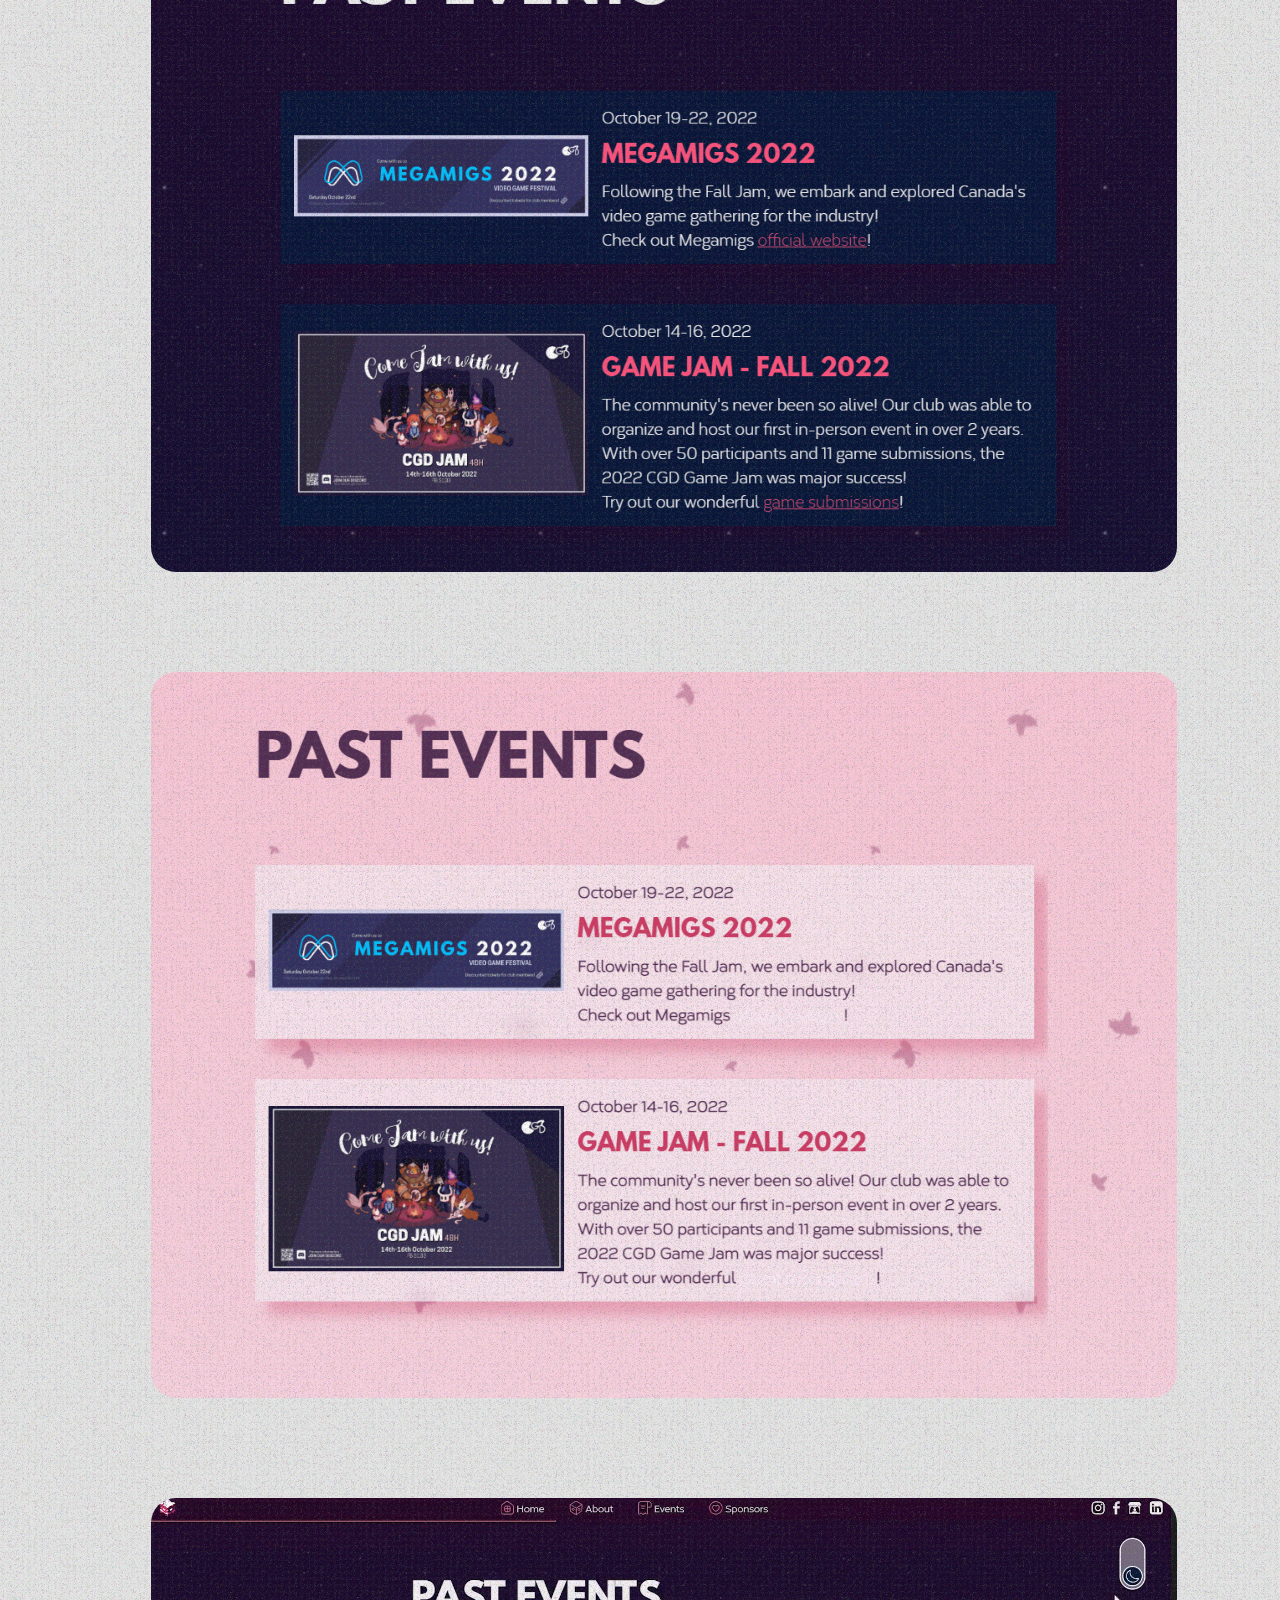
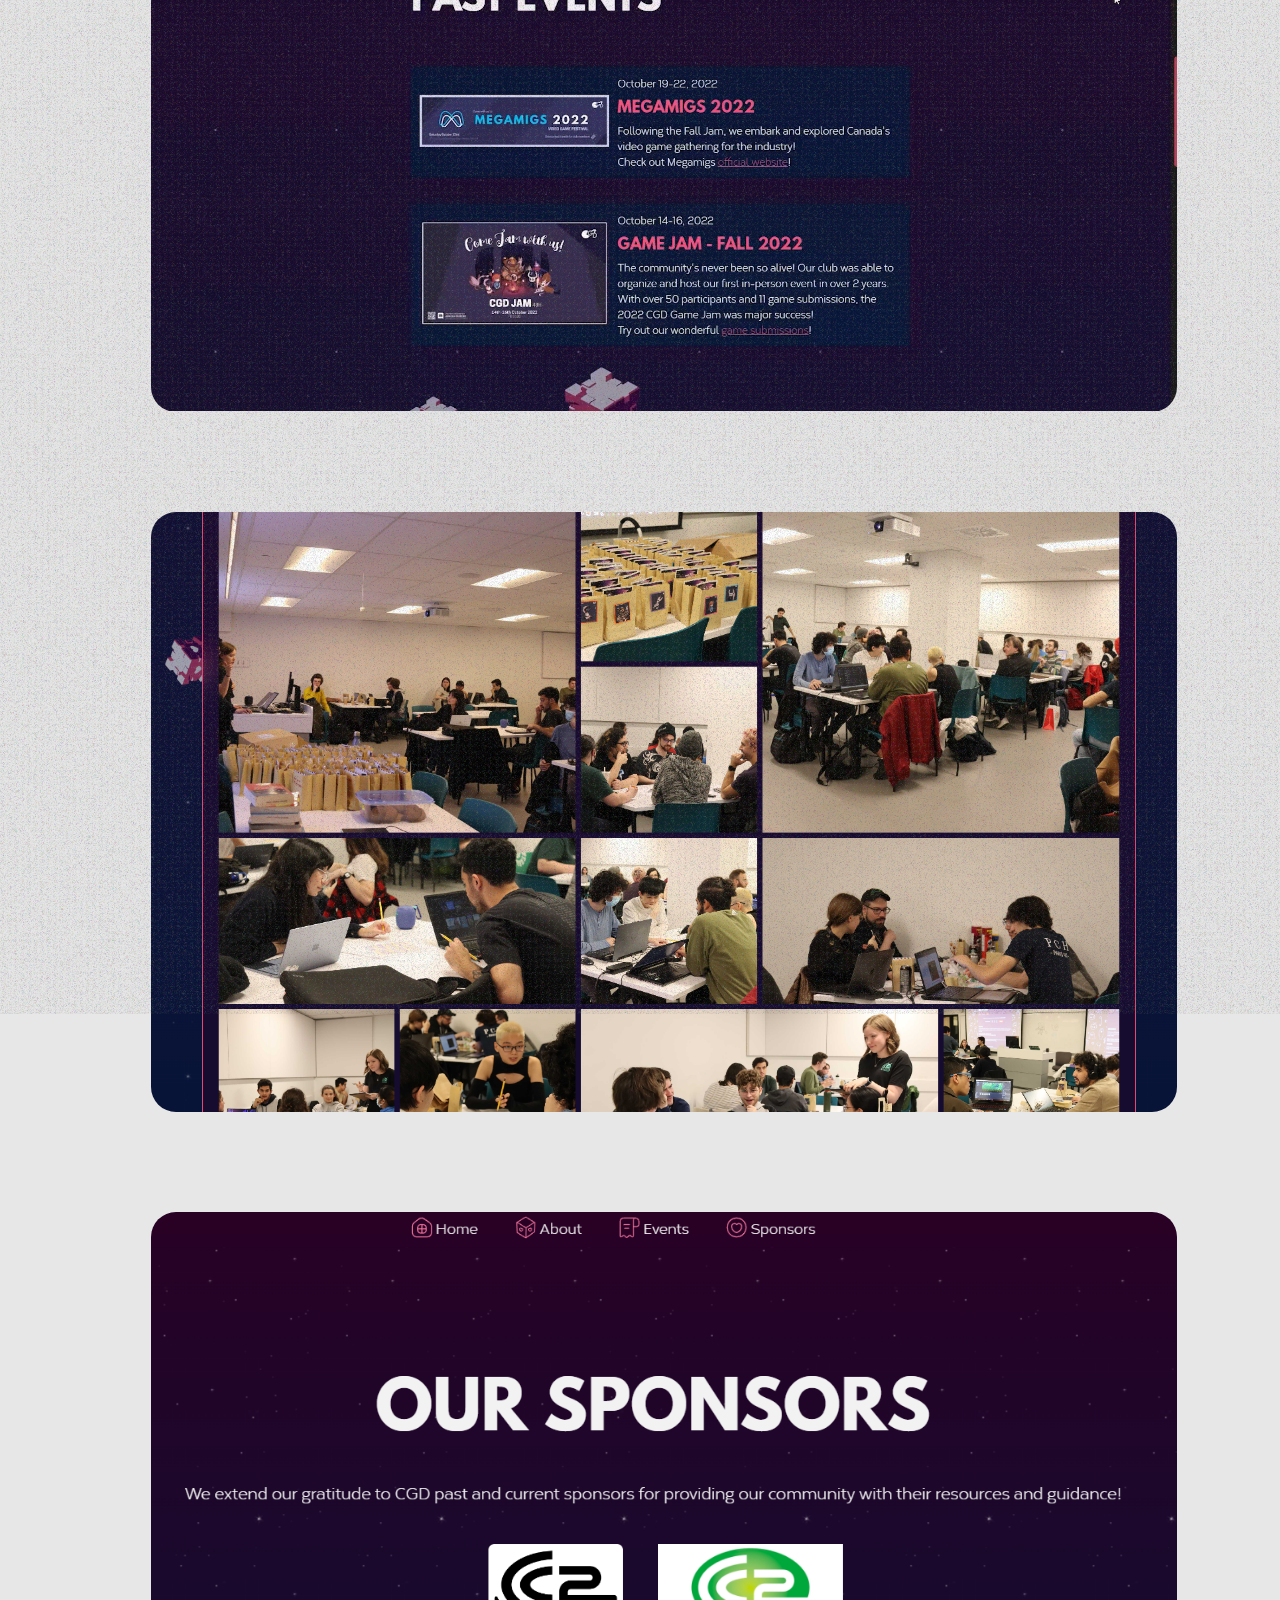
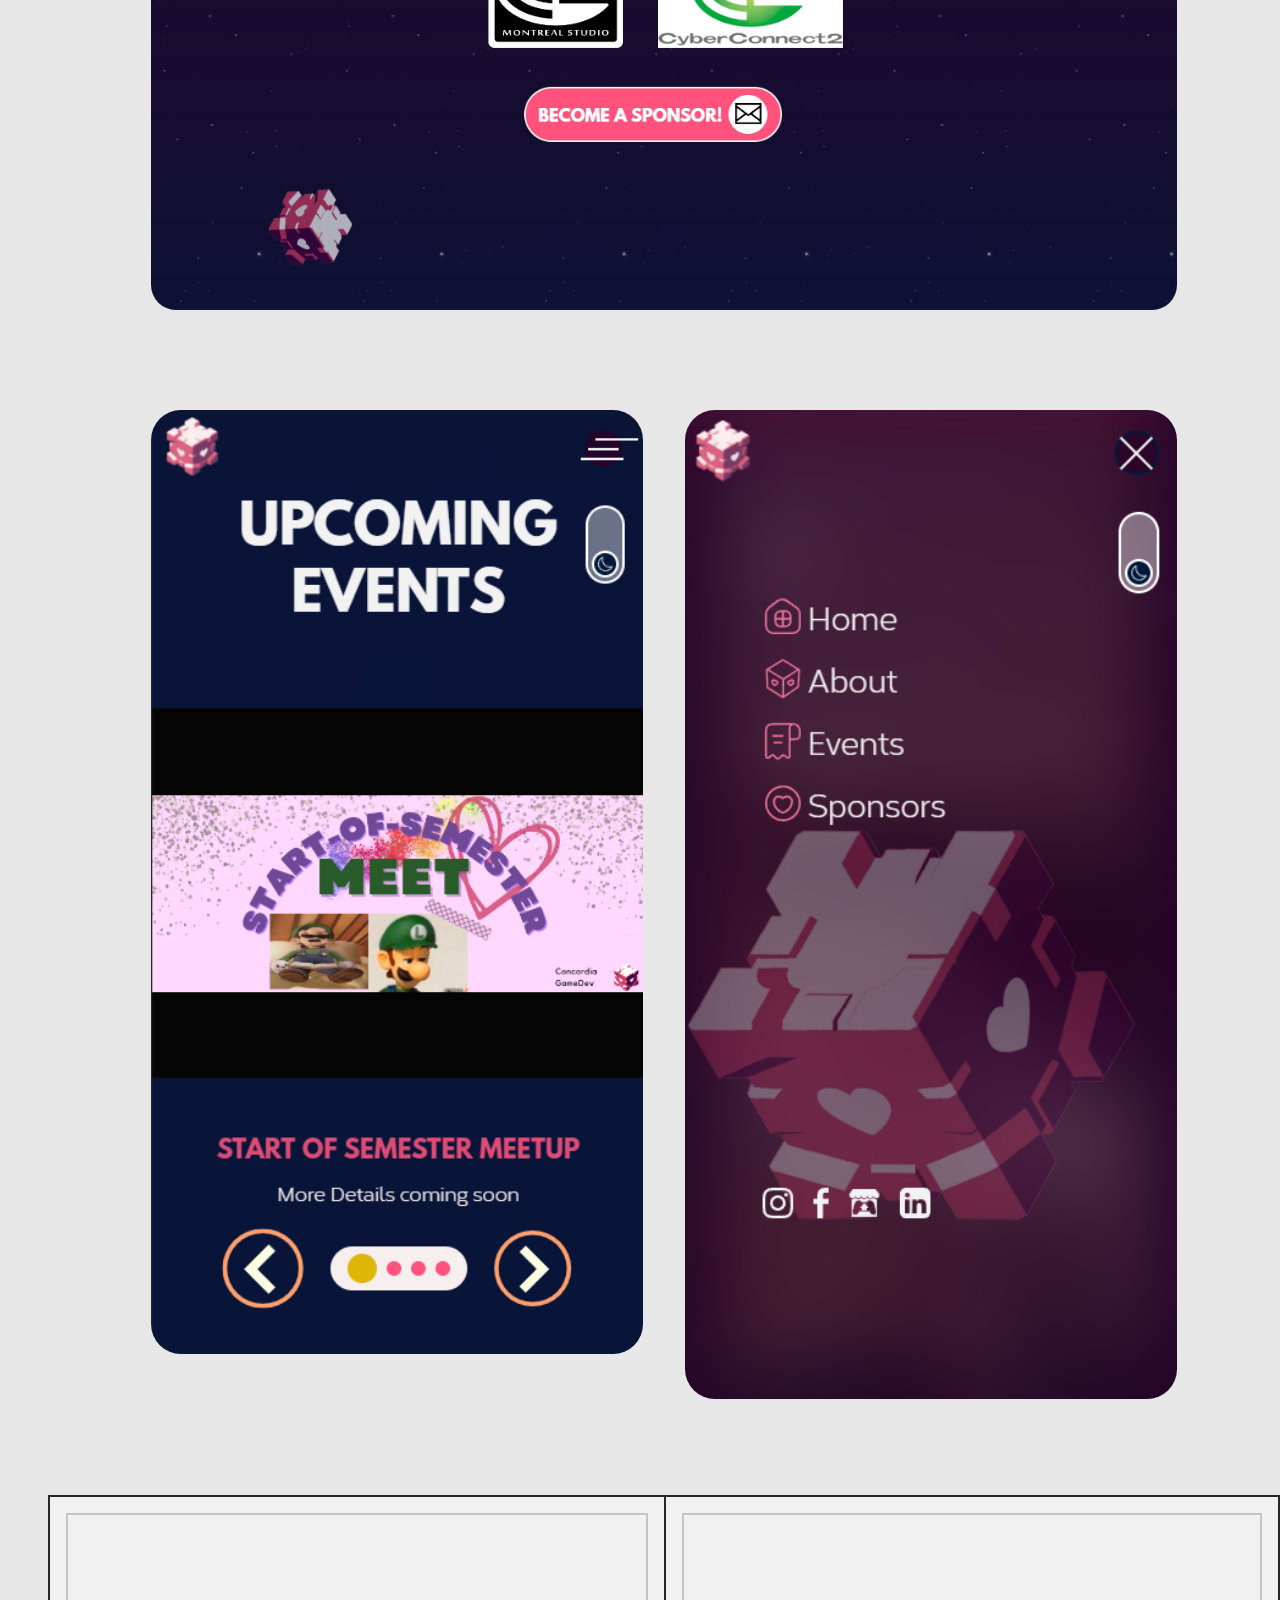
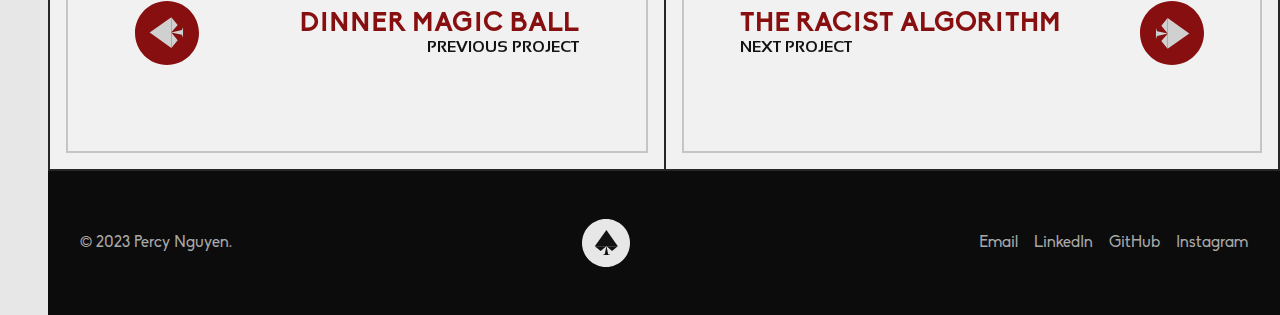
<file: cgd-piece.html>
<!DOCTYPE html>
<html lang="en">

<head>
    <meta charset="UTF-8">
    <meta http-equiv="X-UA-Compatible" content="IE=edge">
    <meta name="viewport" content="width=device-width, initial-scale=1.0">
    <title>CGD | Case Study</title>
    <link rel="stylesheet" href="style.css">
    <link rel="icon" href="assets/images/arrow-right-title.svg" type="image/svg+xml">
</head>

<body>
    <svg class="noise-texture" viewBox="0 0 243 800">
        <filter id="noiseFilter">
            <feTurbulence baseFrequency="1000"></feTurbulence>
        </filter>
        <rect class="rect-noise" filter="url(#noiseFilter)" />
    </svg>

    <!-- <div class="noise-texture"></div> -->
    <nav class="primary-nav">

        <div class="nav-logo">

        </div>

        <span class="nav-slogan ff-biko-bold">SAY <span class="ff-sans-light-italic"> HI</span> </span>

        <div class="apps-icons">
            <a href="https://www.linkedin.com/in/percynguyen/" class="linkedin-icon clickable"></a>
            <a href="https://github.com/PercyNguyen7" class="github-icon clickable"></a>
            <a href="https://www.instagram.com/percyinthehouse/" class="ig-icon clickable"></a>


        </div>

    </nav>
    <div class="square-top"></div>
    <!-- <div class="nav-right ff-sans-light">

        <a href="#sect-1" class="clickable">101</a>
        <a href="#sect-2" class="clickable">102</a>
        <a href="#sect-3" class="clickable">103</a>
        <a href="#sect-4" class="clickable">104</a>
    </div> -->

    <a href="portfolio.html" class="logo-top clickable">
        <div class="logo-circle"></div>
        <div class="logo-name"></div>
    </a>

    <div class="page-title ff-sans-regular">CGD 
    </div>

    <section class="" id="sect-1">
        <div class="grid-wrapper case-study-wrapper">
            <!-- <div class="black-line"></div> -->
            <h5  class="ff-sans-light">Web Project - Dec 2022</h5>
            <h2 class="ff-biko-bold">Concordia Game Development</h2>
            <div class="cta-btn project clickable ff-biko-bold ">
                <div class="arrow-right"></div>
                <a href="https://percynguyen7.github.io/CGD-Playground/events.html" class="cta-phrase">Explore                   
                     <!-- <div class="ff-sans-light-italic wiggle"></div> -->
                     </a>
            </div>
           
                <p class="ff-biko-bold "> I</p>
     
       
       
            <div class="img-wrapper">
                <img src="assets/images/works/CGD/ds.png" alt="DS Image">
            </div>
            <div class="img-wrapper">
                <img src="assets/images/works/CGD/past-events.png" alt="Past Events">
            </div>
            <div class="img-wrapper">
                <img src="assets/images/works/CGD/past-events-light.png" alt="Past Events Lightmode">
            </div>
            <div class="img-wrapper">
                <video src="assets/images/works/CGD/light-dark-toggle.mp4" autoplay loop muted></video>
            </div>
            <div class="img-wrapper">
                <img src="assets/images/works/CGD/gallery.png" alt="">
            </div>
            <div class="img-wrapper">
                <img src="assets/images/works/CGD/sponsor.png" alt="">
            </div>
            <div class="img-wrapper mobile">
                <img src="assets/images/works/CGD/mobile-event.png" alt="">
                <img src="assets/images/works/CGD/mobile-nav.png" alt="">
            </div>
            <!-- <div class="black-line-2"></div> -->

        </div>

    </section>

    <section class="case-navigation-wrapper">
        <a href="magic-ball-piece.html" class="left-case-btn clickable"> 
            <div class="preview-wrappers magic-preview">
                <div class="arrow-left">
                </div>    
                <div class="project-name-wrapper"> 
                    <span class=" ff-biko-bold">Dinner magic Ball</span>    
                    <div class="ff-sans-bold">Previous Project</div>  
                    
                </div>
              
            </div>
         </a>
         <a href="racist-algo-piece.html" class="right-case-btn clickable">
            <div class="preview-wrappers racist-algo-preview">     
                <div class="project-name-wrapper">
                    <span class=" ff-biko-bold">The Racist Algorithm</span>    
                    <div class="ff-sans-bold">Next Project</div>  
                  
                </div> 
                <div class="arrow-right">   </div>
            </div>
         </a>
    </section>
   
    <footer>
        <!-- <div class="footer-wrapper"> -->
          
            <span class="ff-biko-regular">© 2023 Percy Nguyen. </span>
            <div class="arrow-up"></div>
            <div class="footer-contact-wrapper ff-biko-regular">
                <a href="" class="clickable">Email</a>
                <a href="" class="clickable">LinkedIn</a>
                <a href="" class="clickable">GitHub</a>
                <a href="" class="clickable">Instagram</a>
            </div>
           
        <!-- </div> -->
        

    </footer>


    <div class="inner-cursor"></div>
    <div class="outer-cursor"></div>
    <script src="case-study.js"></script>
</body>

</html>
</file>
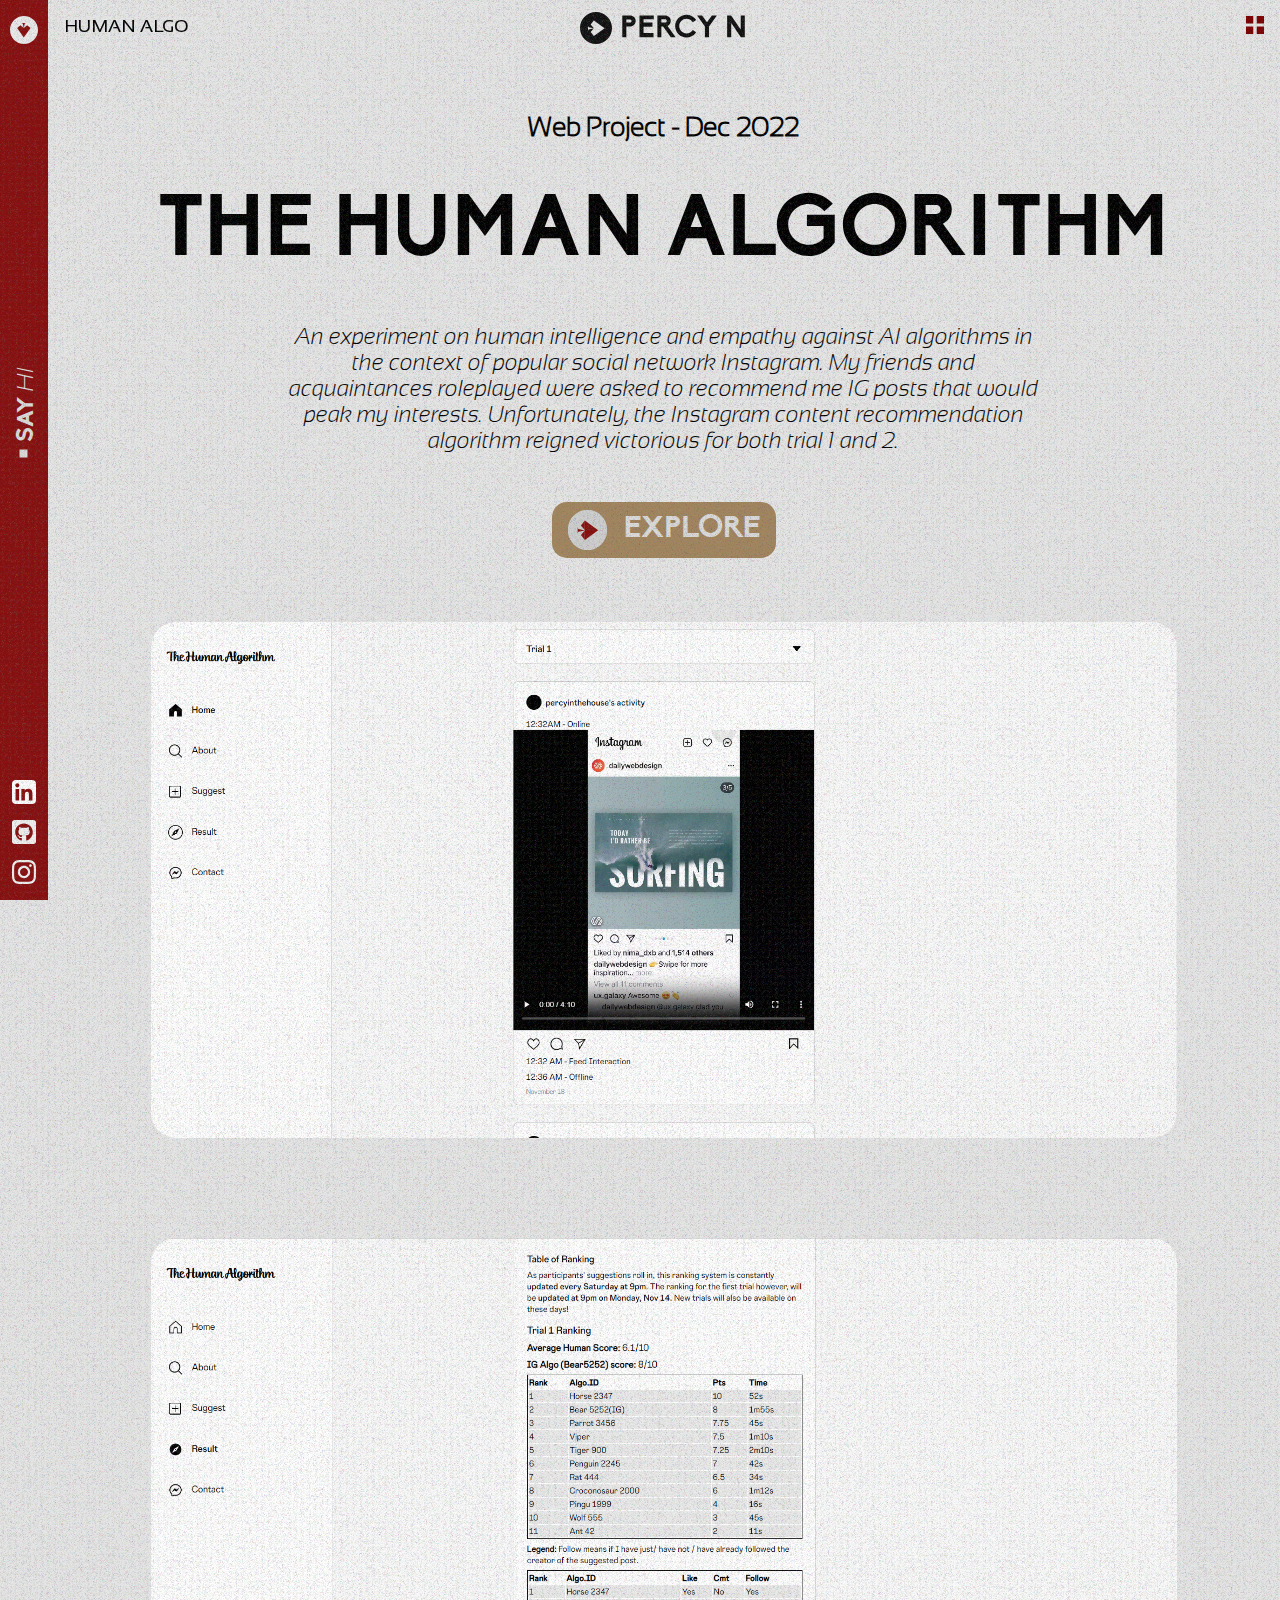
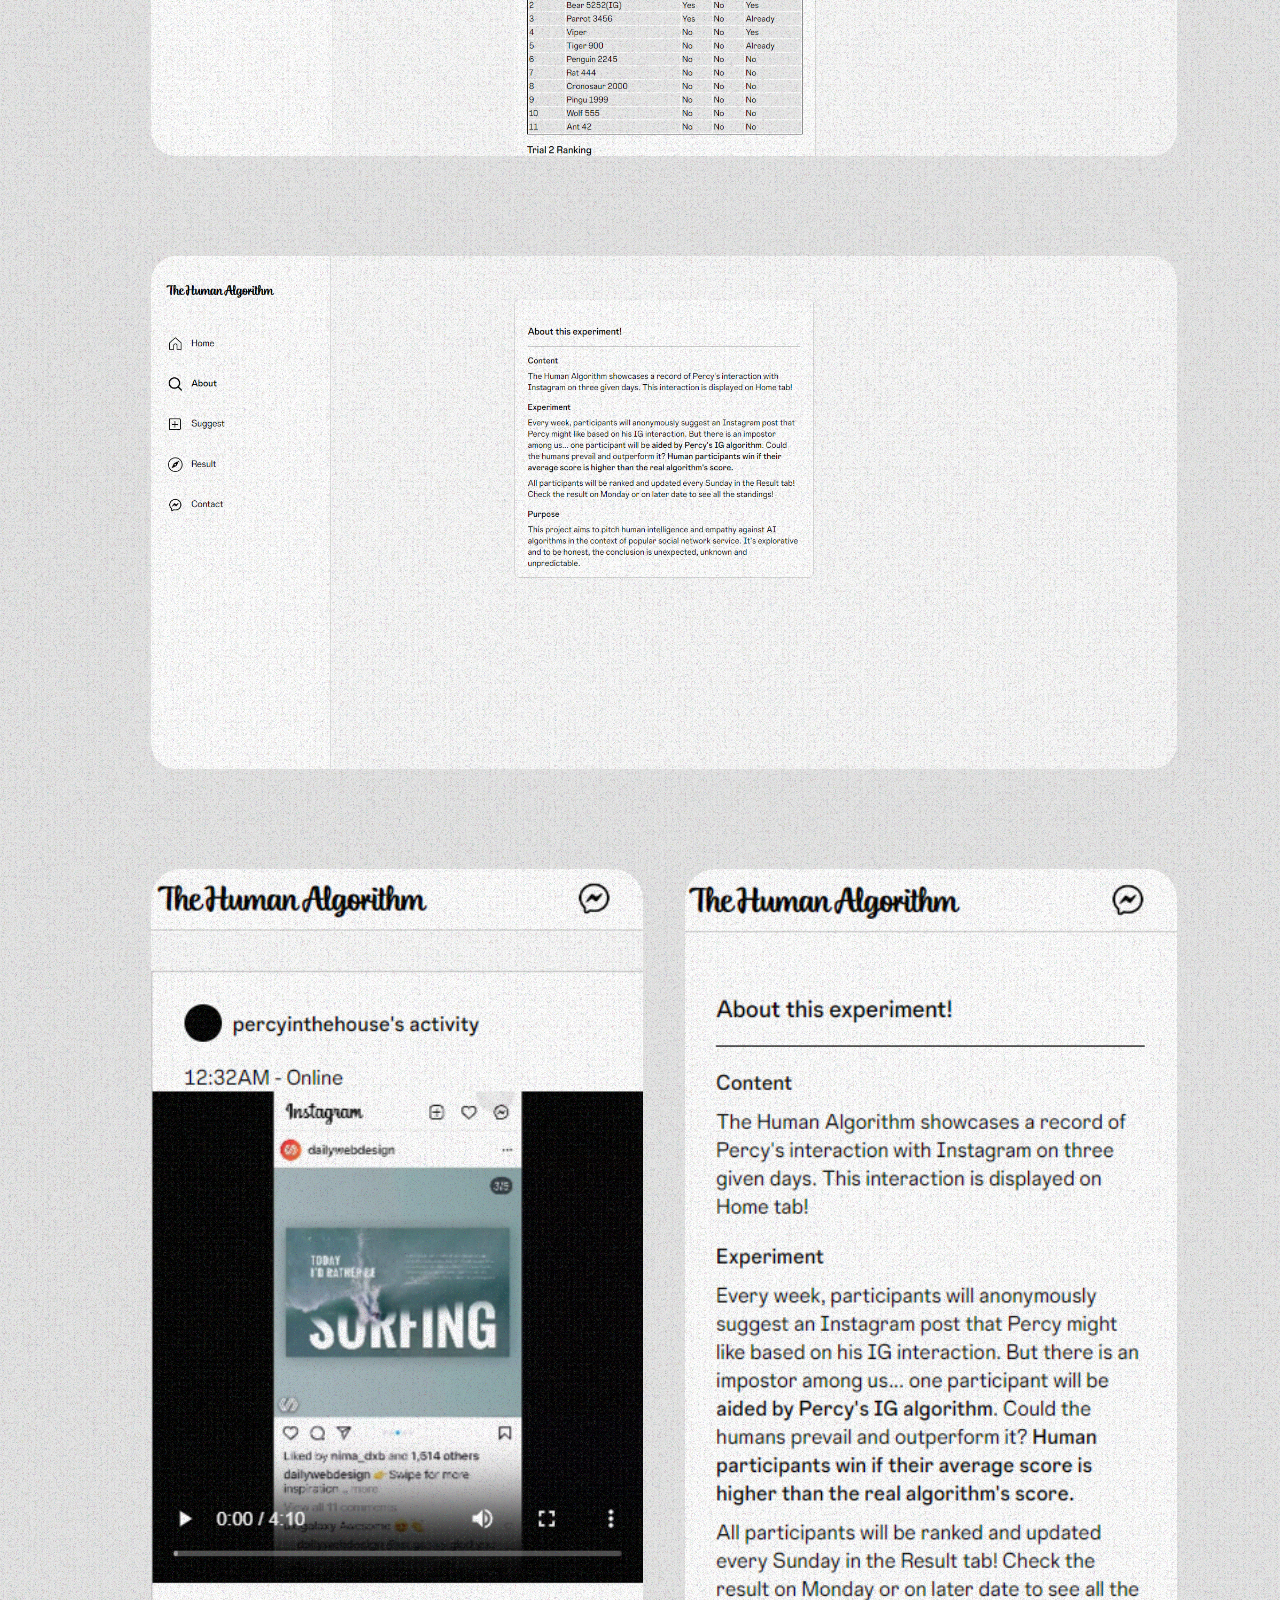
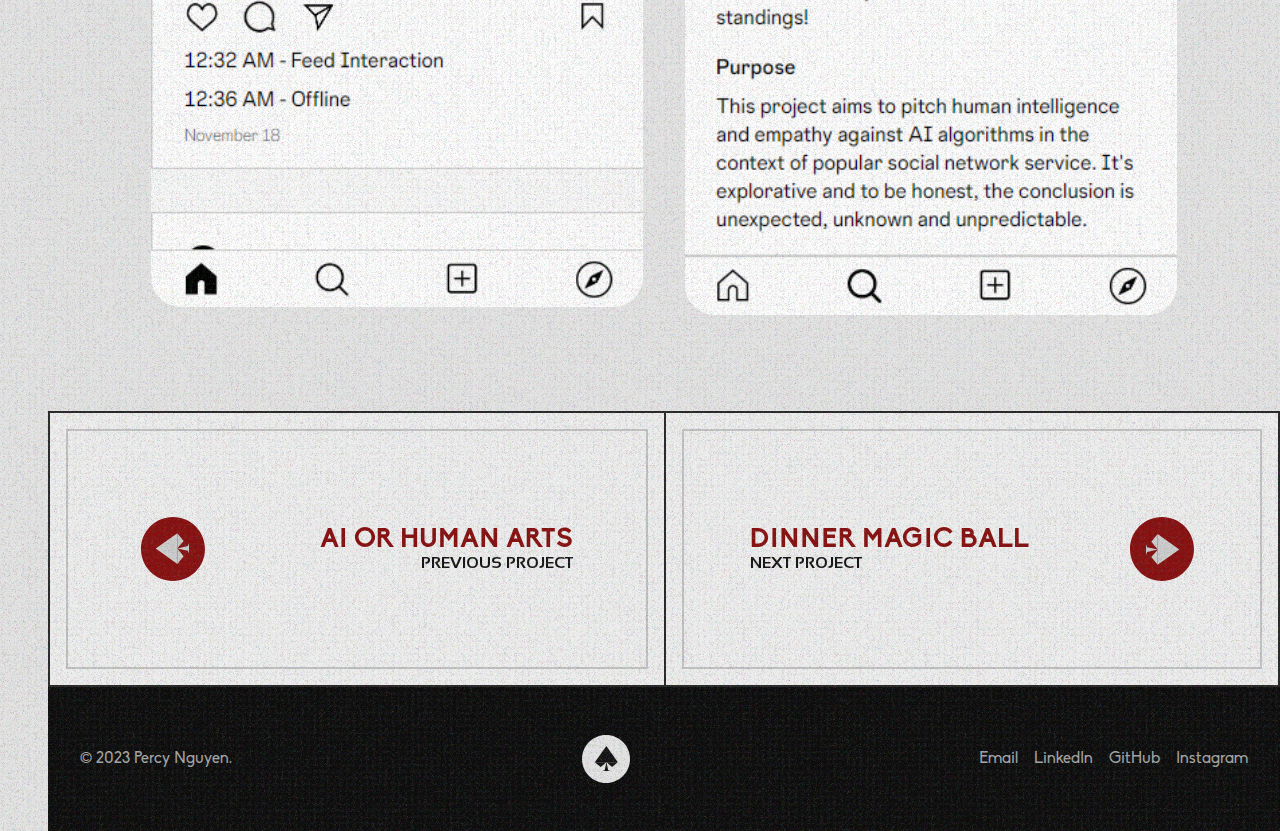
<file: human-algo-piece.html>
<!DOCTYPE html>
<html lang="en">

<head>
    <meta charset="UTF-8">
    <meta http-equiv="X-UA-Compatible" content="IE=edge">
    <meta name="viewport" content="width=device-width, initial-scale=1.0">
    <title>The Human Algorithm | Case Study</title>
    <link rel="stylesheet" href="style.css">
    <link rel="icon" href="assets/images/arrow-right-title.svg" type="image/svg+xml">
</head>

<body>
    <svg class="noise-texture" viewBox="0 0 243 800">
        <filter id="noiseFilter">
            <feTurbulence baseFrequency="1000"></feTurbulence>
        </filter>
        <rect class="rect-noise" filter="url(#noiseFilter)" />
    </svg>

    <!-- <div class="noise-texture"></div> -->
    <nav class="primary-nav">

        <div class="nav-logo">

        </div>

        <span class="nav-slogan ff-biko-bold">SAY <span class="ff-sans-light-italic"> HI</span> </span>

        <div class="apps-icons">
            <a href="https://www.linkedin.com/in/percynguyen/" class="linkedin-icon clickable"></a>
            <a href="https://github.com/PercyNguyen7" class="github-icon clickable"></a>
            <a href="https://www.instagram.com/percyinthehouse/" class="ig-icon clickable"></a>


        </div>

    </nav>
    <div class="square-top"></div>
    <!-- <div class="nav-right ff-sans-light">

        <a href="#sect-1" class="clickable">101</a>
        <a href="#sect-2" class="clickable">102</a>
        <a href="#sect-3" class="clickable">103</a>
        <a href="#sect-4" class="clickable">104</a>
    </div> -->

    <a href="index.html" class="logo-top clickable">
        <div class="logo-circle"></div>
        <div class="logo-name"></div>
    </a>

    <div class="page-title ff-sans-regular">Human Algo
    </div>

    <section class="" id="sect-1">
        <div class="grid-wrapper case-study-wrapper">
            <!-- <div class="black-line"></div> -->
            <h5  class="ff-sans-light">Web Project - Dec 2022</h5>
            <h2 class="ff-biko-bold">The Human Algorithm</h2>
            <p class="ff-sans-light-italic "> An experiment on human intelligence and empathy against AI algorithms in the context of popular social network Instagram. My friends and acquaintances roleplayed were asked to recommend me IG posts that would peak my interests. Unfortunately, the Instagram content recommendation algorithm reigned victorious for both trial 1 and 2. </p>
            <div class="cta-btn project clickable ff-biko-bold ">
                <div class="arrow-right"></div>
                <a href="https://percynguyen7.github.io/cart451/final-project/prototype/home.html" class="cta-phrase">Explore                   
                     <!-- <div class="ff-sans-light-italic wiggle"></div> -->
                     </a>
            </div>
       
            <div class="img-wrapper">
                <img src="assets/images/works/human-algo/home.png" alt="Intro Scene">
            </div>
     
            <div class="img-wrapper">
                <img src="assets/images/works/human-algo/result.png" alt="Intro Scene">
            </div>
            <div class="img-wrapper">
                <img src="assets/images/works/human-algo/about.png" alt="Recommend Page">
            </div>
            <div class="img-wrapper mobile">
                <img src="assets/images/works/human-algo/home-mobile.png" alt="Recommend Page">
                <img src="assets/images/works/human-algo/about-mobile.png" alt="Recommend Page">
            </div>

        
            <!-- <div class="black-line-2"></div> -->

        </div>

    </section>

    <section class="case-navigation-wrapper">
        <a href="ai-human-arts-piece.html" class="left-case-btn clickable"> 
            <div class="preview-wrappers ai-art-preview">
                <div class="arrow-left">
                </div>    
                <div class="project-name-wrapper"> 
                    <span class=" ff-biko-bold">Ai or Human Arts</span>    
                    <div class="ff-sans-bold">Previous Project</div>  
                    
                </div>
              
            </div>
         </a>
         <a href="magic-ball-piece.html" class="right-case-btn clickable">
            <div class="preview-wrappers magic-preview">     
                <div class="project-name-wrapper">
                    <span class=" ff-biko-bold">Dinner magic Ball</span>    
                    <div class="ff-sans-bold">Next Project</div>  
                  
                </div> 
                <div class="arrow-right">   </div>
            </div>
         </a>
    </section>
   
    <footer>
        <!-- <div class="footer-wrapper"> -->
          
            <span class="ff-biko-regular">© 2023 Percy Nguyen. </span>
            <div class="arrow-up"></div>
            <div class="footer-contact-wrapper ff-biko-regular">
                <a href="" class="clickable">Email</a>
                <a href="" class="clickable">LinkedIn</a>
                <a href="" class="clickable">GitHub</a>
                <a href="" class="clickable">Instagram</a>
            </div>
           
        <!-- </div> -->
        

    </footer>


    <div class="inner-cursor"></div>
    <div class="outer-cursor"></div>
    <script src="case-study.js"></script>
</body>

</html>
</file>
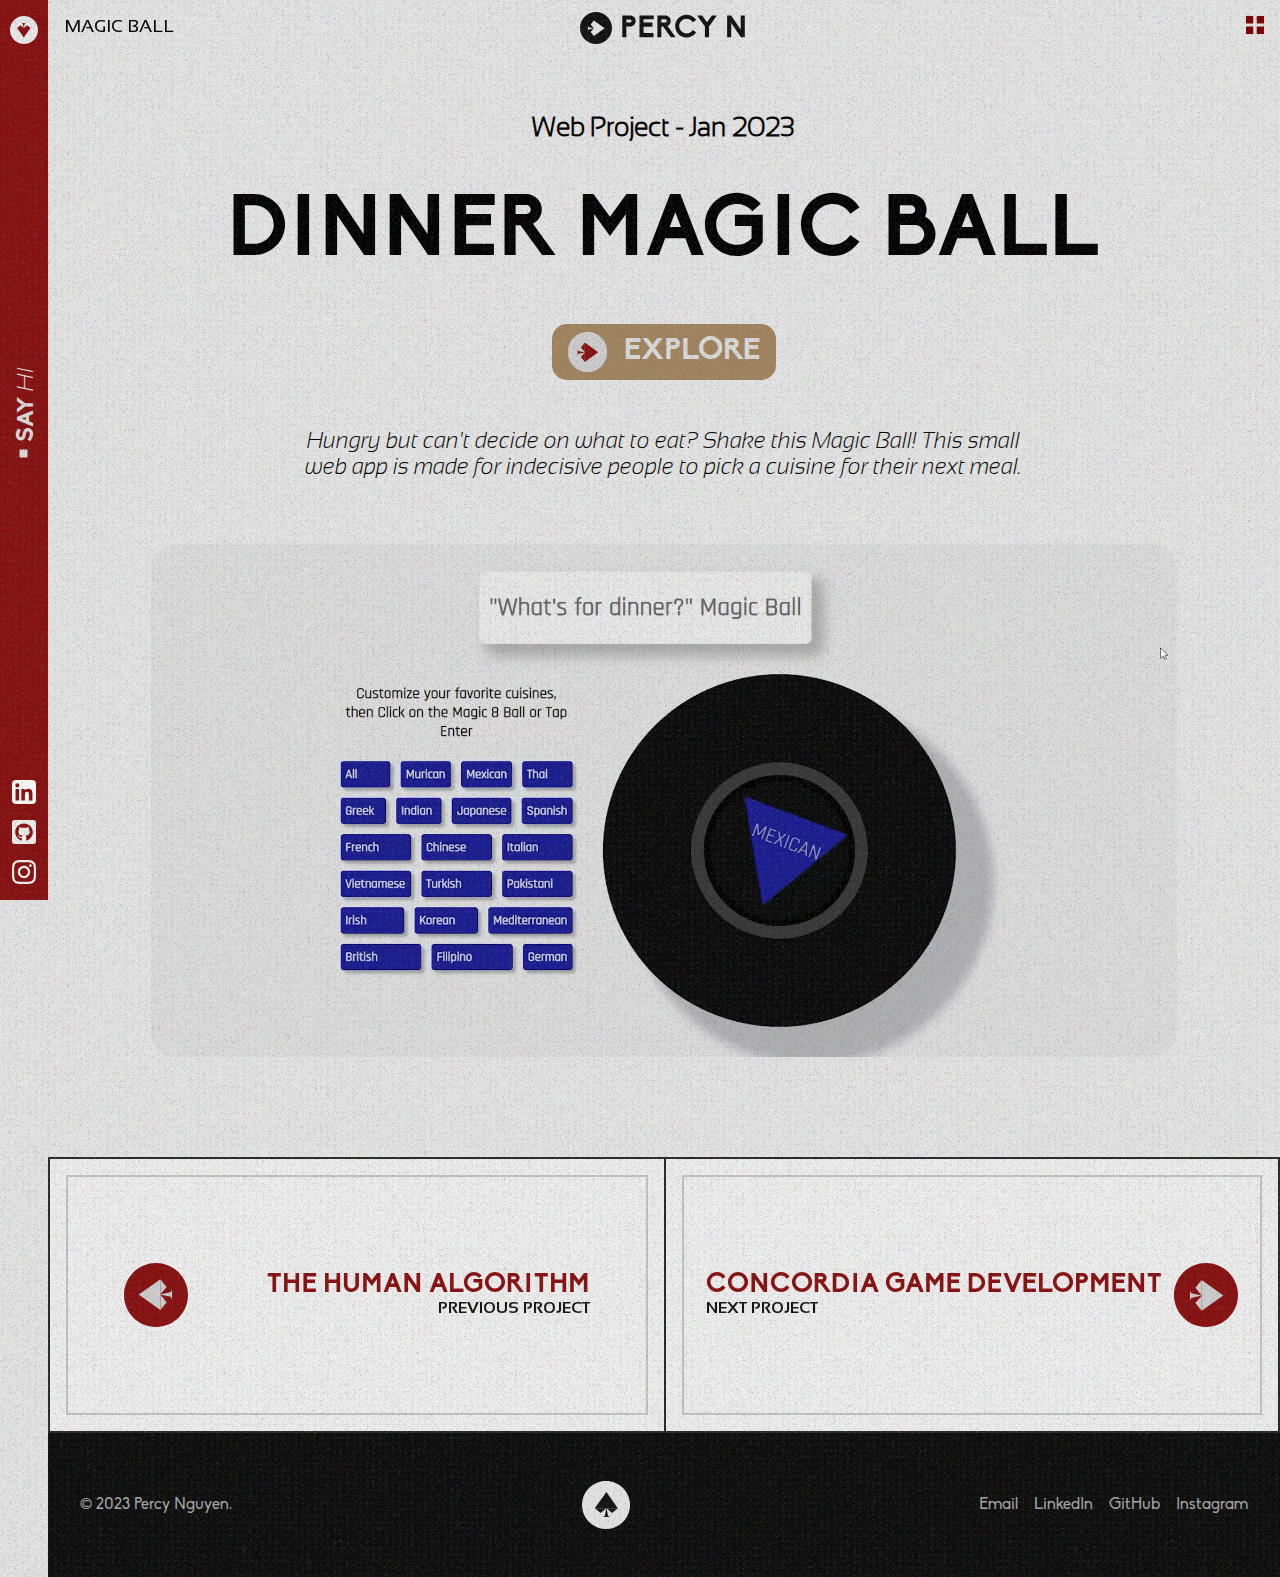
<file: magic-ball-piece.html>
<!DOCTYPE html>
<html lang="en">

<head>
    <meta charset="UTF-8">
    <meta http-equiv="X-UA-Compatible" content="IE=edge">
    <meta name="viewport" content="width=device-width, initial-scale=1.0">
    <title>Dinner Magic Ball | Case Study</title>
    <link rel="stylesheet" href="style.css">
    <link rel="icon" href="assets/images/arrow-right-title.svg" type="image/svg+xml">
</head>

<body>
    <svg class="noise-texture" viewBox="0 0 243 800">
        <filter id="noiseFilter">
            <feTurbulence baseFrequency="1000"></feTurbulence>
        </filter>
        <rect class="rect-noise" filter="url(#noiseFilter)" />
    </svg>

    <!-- <div class="noise-texture"></div> -->
    <nav class="primary-nav">

        <div class="nav-logo">

        </div>

        <span class="nav-slogan ff-biko-bold">SAY <span class="ff-sans-light-italic"> HI</span> </span>

        <div class="apps-icons">
            <a href="https://www.linkedin.com/in/percynguyen/" class="linkedin-icon clickable"></a>
            <a href="https://github.com/PercyNguyen7" class="github-icon clickable"></a>
            <a href="https://www.instagram.com/percyinthehouse/" class="ig-icon clickable"></a>


        </div>

    </nav>
    <div class="square-top"></div>
    <!-- <div class="nav-right ff-sans-light">

        <a href="#sect-1" class="clickable">101</a>
        <a href="#sect-2" class="clickable">102</a>
        <a href="#sect-3" class="clickable">103</a>
        <a href="#sect-4" class="clickable">104</a>
    </div> -->

    <a href="index.html" class="logo-top clickable">
        <div class="logo-circle"></div>
        <div class="logo-name"></div>
    </a>

    <div class="page-title ff-sans-regular">Magic Ball 
    </div>

    <section class="" id="sect-1">
        <div class="grid-wrapper case-study-wrapper">
            <!-- <div class="black-line"></div> -->
            <h5  class="ff-sans-light">Web Project - Jan 2023</h5>
            <h2 class="ff-biko-bold">Dinner Magic Ball</h2>
            <div class="cta-btn project clickable ff-biko-bold ">
                <div class="arrow-right"></div>
                <a href="https://percynguyen7.github.io/dart449/exercises/ex1/ex1.html" class="cta-phrase">Explore                   
                     <!-- <div class="ff-sans-light-italic wiggle"></div> -->
                     </a>
            </div>
           
            <p class="ff-sans-light-italic ">Hungry but can't decide on what to eat? Shake this Magic Ball! This small web app is made for indecisive people to pick a cuisine for their next meal.</p>
     
            <div class="img-wrapper">
                <video src="assets/images/works/magic-ball/ball.mp4" autoplay muted alt="Magic Ball" loading="lazy" >
            </div>
         

      
            <!-- <div class="black-line-2"></div> -->

        </div>

    </section>

    <section class="case-navigation-wrapper">
        <a href="human-algo-piece.html" class="left-case-btn clickable"> 
            <div class="preview-wrappers human-algo-preview">
                <div class="arrow-left">
                </div>    
                <div class="project-name-wrapper"> 
                    <span class=" ff-biko-bold">The Human Algorithm</span>    
                    <div class="ff-sans-bold">Previous Project</div>  
                    
                </div>
              
            </div>
         </a>
         <a href="cgd-piece.html" class="right-case-btn clickable">
            <div class="preview-wrappers cgd-preview">     
                <div class="project-name-wrapper">
                    <span class=" ff-biko-bold">Concordia Game Development</span>    
                    <div class="ff-sans-bold">Next Project</div>  
                  
                </div> 
                <div class="arrow-right">   </div>
            </div>
         </a>
    </section>
   
    <footer>
        <!-- <div class="footer-wrapper"> -->
          
            <span class="ff-biko-regular">© 2023 Percy Nguyen. </span>
            <div class="arrow-up"></div>
            <div class="footer-contact-wrapper ff-biko-regular">
                <a href="" class="clickable">Email</a>
                <a href="" class="clickable">LinkedIn</a>
                <a href="" class="clickable">GitHub</a>
                <a href="" class="clickable">Instagram</a>
            </div>
           
        <!-- </div> -->
        

    </footer>


    <div class="inner-cursor"></div>
    <div class="outer-cursor"></div>
    <script src="case-study.js"></script>
</body>

</html>
</file>
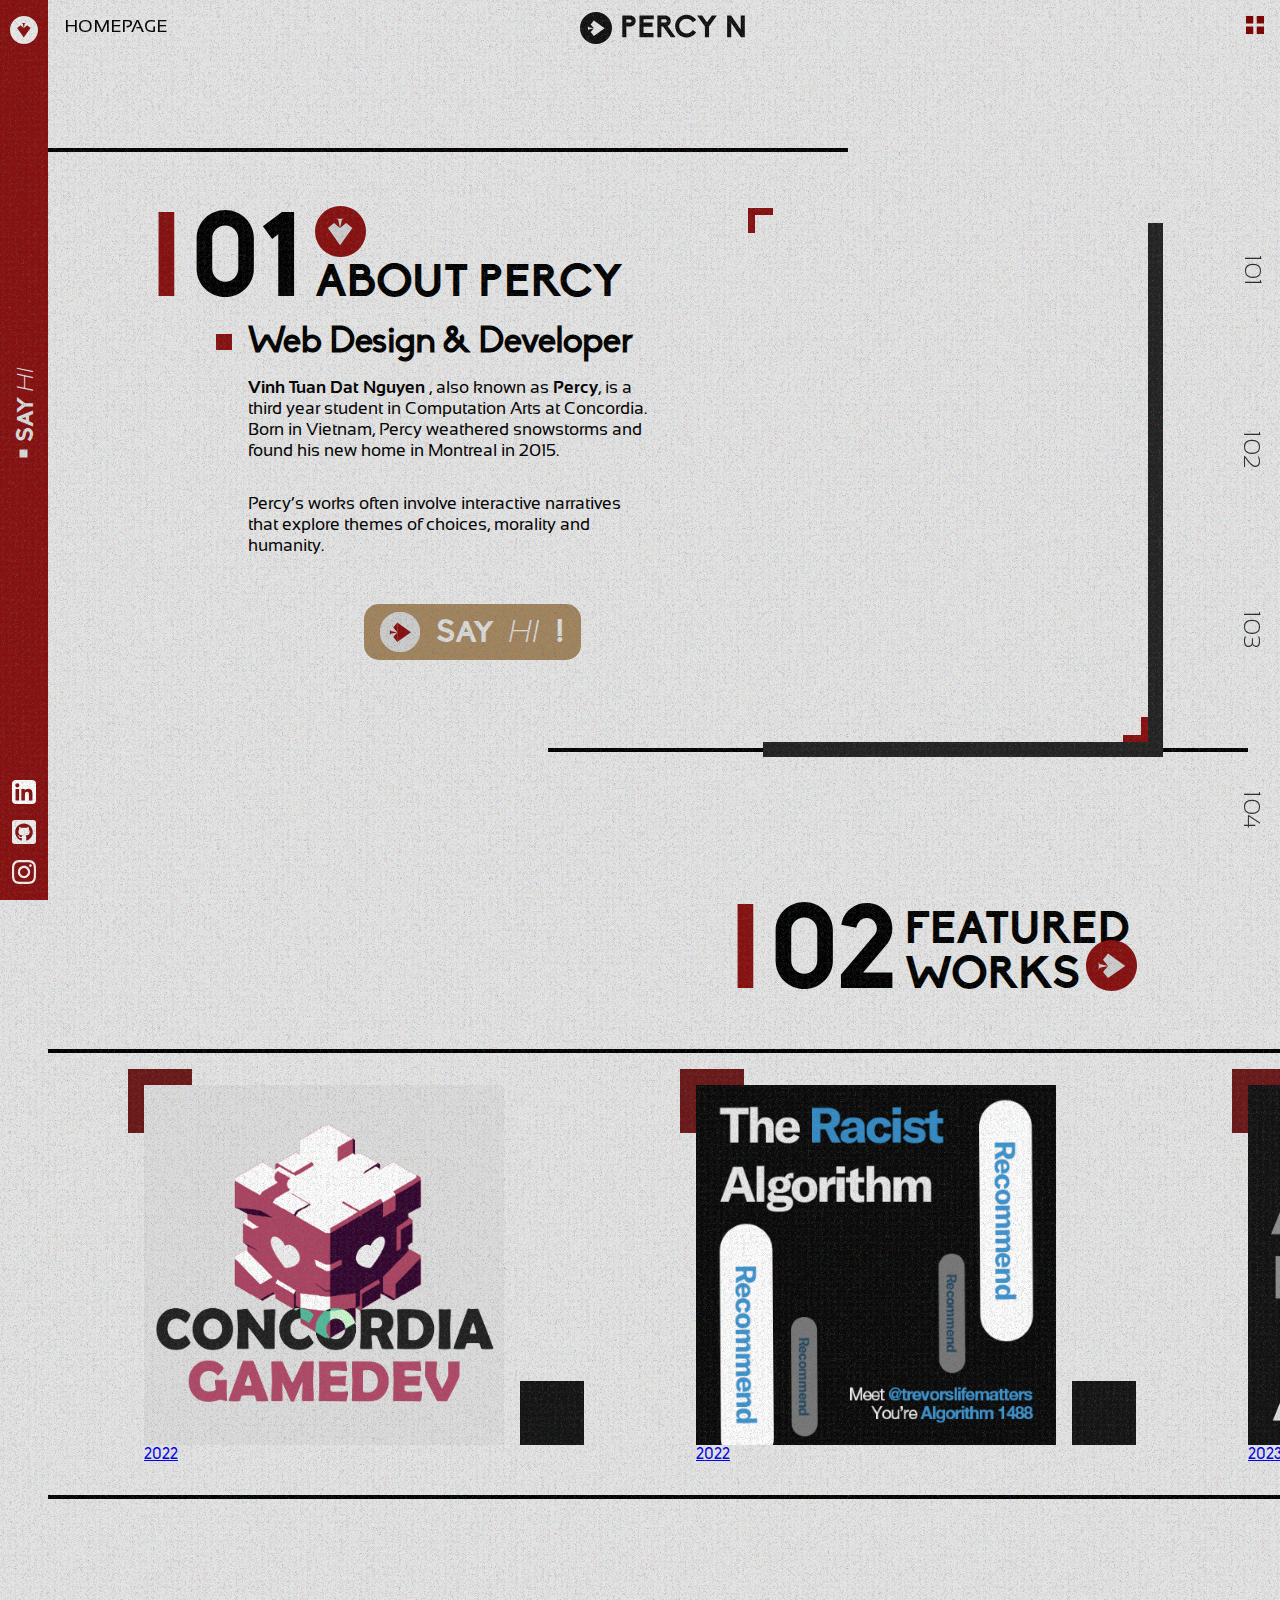
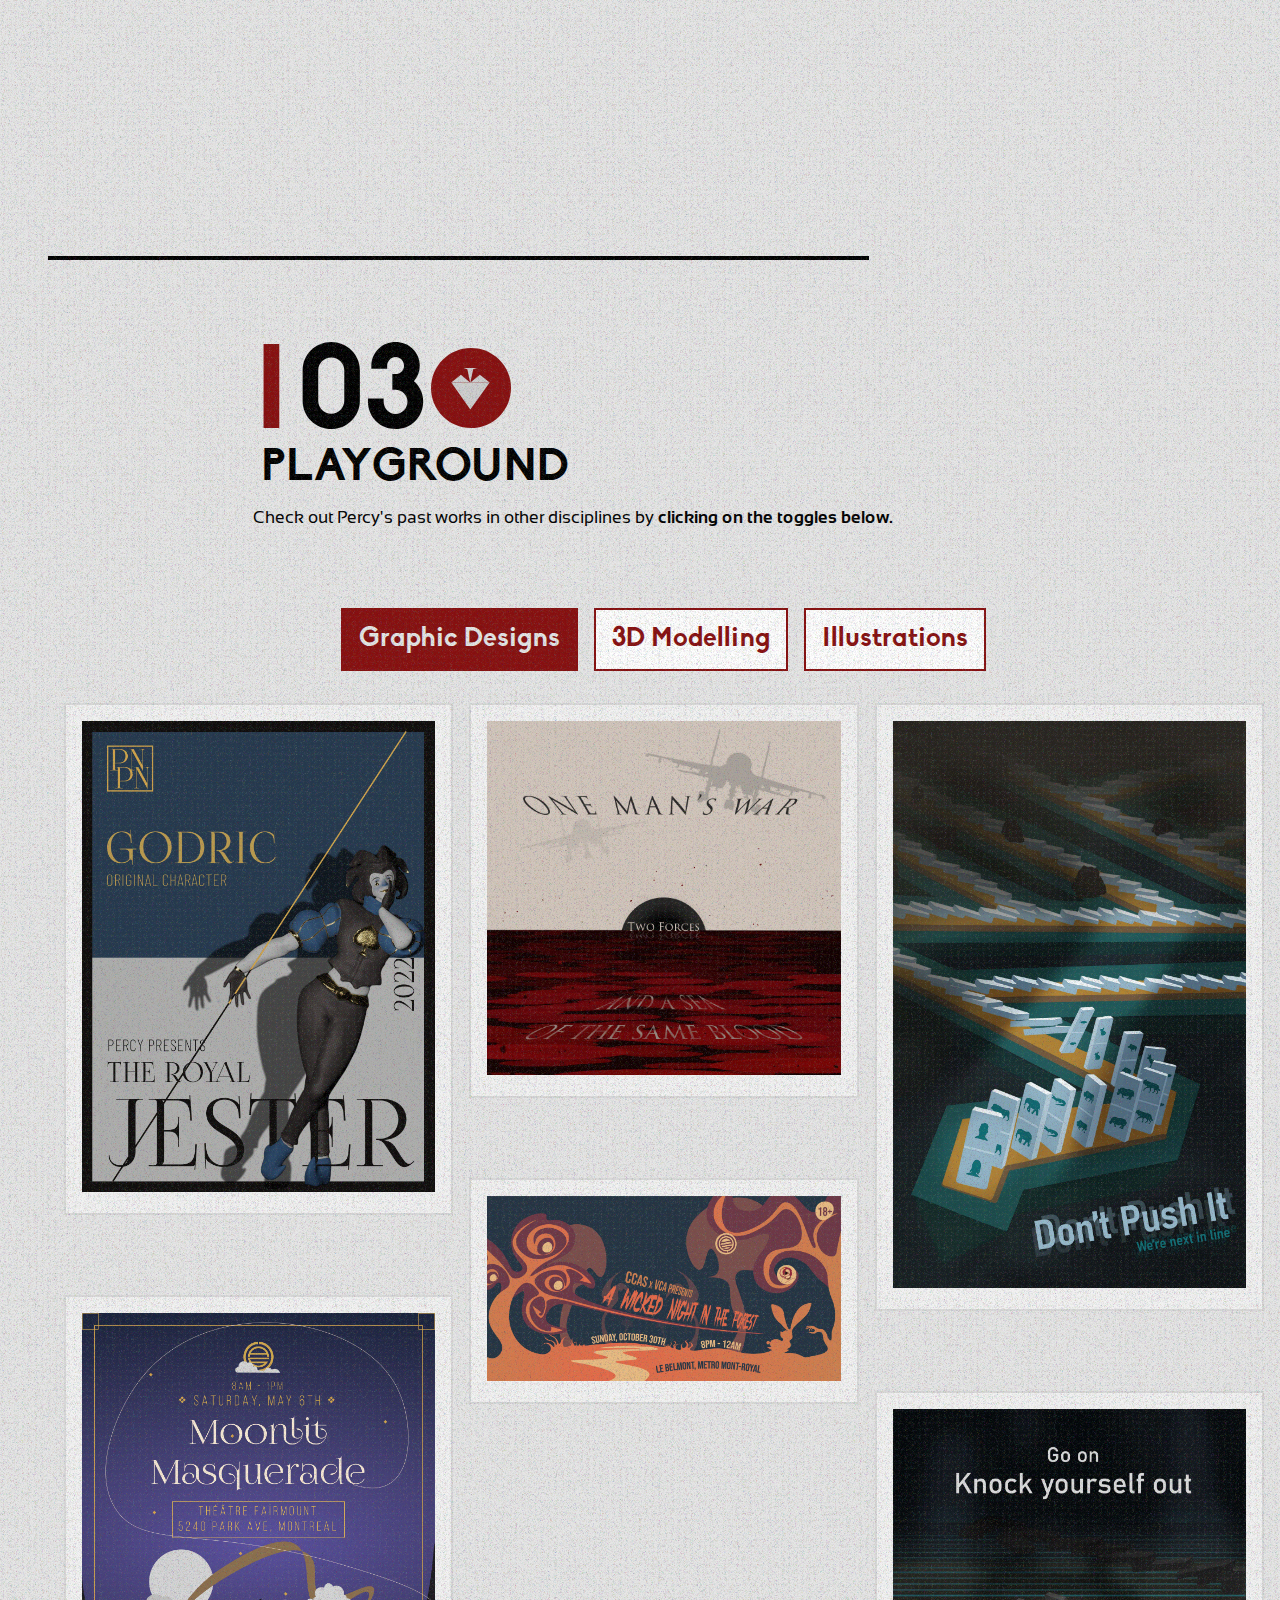
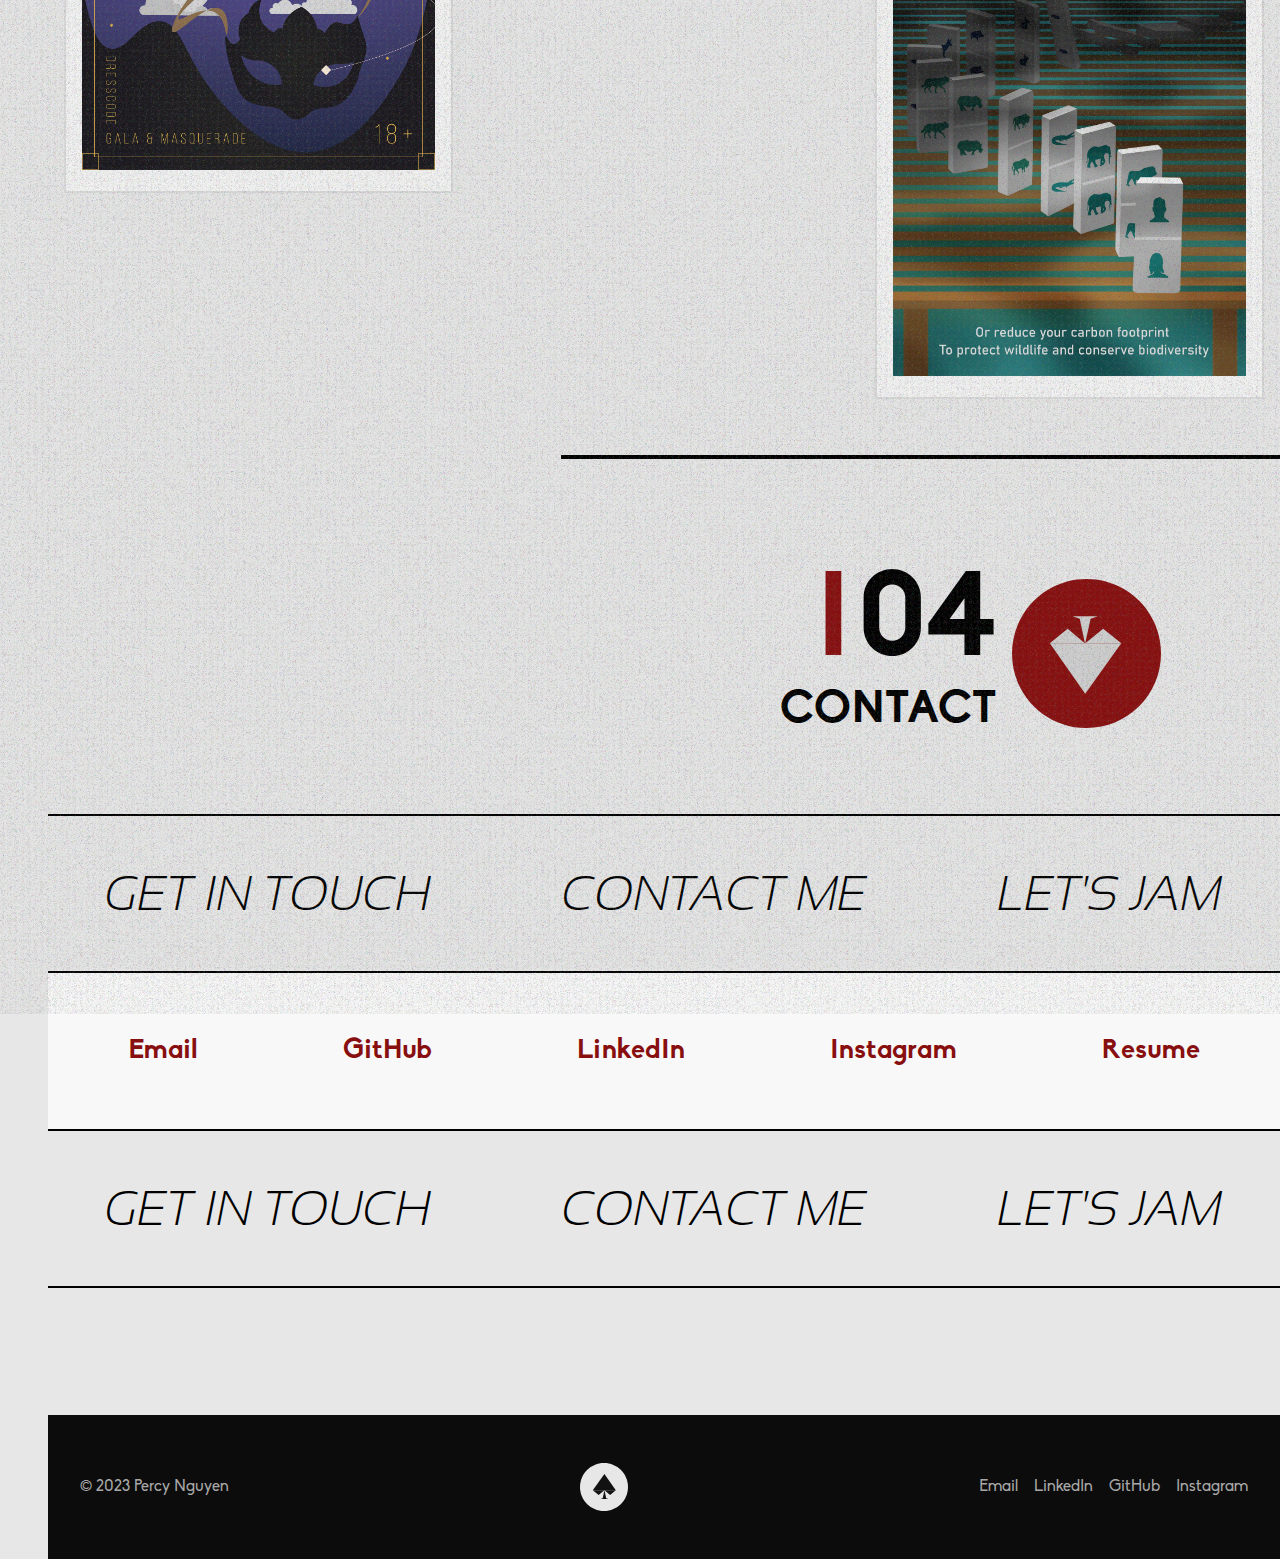
<file: portfolio.html>
<!DOCTYPE html>
<html lang="en">

<head>
    <meta charset="UTF-8">
    <meta http-equiv="X-UA-Compatible" content="IE=edge">
    <meta name="viewport" content="width=device-width, initial-scale=1.0">
    <title>Percy Portfolio</title>
    <link rel="stylesheet" href="style.css">
    <link rel="icon" href="assets/images/arrow-right-title.svg" type="image/svg+xml">
</head>

<body>
    <!-- <div class="svg-wrapper"> -->
        <svg class="noise-texture" viewBox="0 0 243 800" >
            <filter id="noiseFilter">
                <feTurbulence baseFrequency="1000"></feTurbulence>
            </filter>
            <rect class="rect-noise" filter="url(#noiseFilter)" />
        </svg>
    <!-- </div> -->

    <!-- <div class="noise-texture"></div> -->
    <nav class="primary-nav">

        <div class="nav-logo">

        </div>

        <span class="nav-slogan ff-biko-bold">SAY <span class="ff-sans-light-italic"> HI</span> </span>

        <div class="apps-icons">
            <!-- <a href="mailto:percy.nguyen7@gmail.com" class="linkedin-icon clickable"></a> -->
            <a href="https://www.linkedin.com/in/percynguyen/" class="linkedin-icon clickable"></a>
            <a href="https://github.com/PercyNguyen7" class="github-icon clickable"></a>
            <a href="https://www.instagram.com/percyinthehouse/" class="ig-icon clickable"></a>


        </div>

    </nav>
    <div class="square-top"></div>
    <div class="nav-right ff-sans-light">

        <a href="#sect-1" class="clickable">101</a>
        <a href="#sect-2" class="clickable">102</a>
        <a href="#sect-3" class="clickable">103</a>
        <a href="#sect-4" class="clickable">104</a>
    </div>

    <a href="portfolio.html" class="logo-top clickable">
        <div class="logo-circle"></div>
        <div class="logo-name"></div>
    </a>

    <div class="page-title ff-sans-regular">Homepage
    </div>

    <section class="sect-1" id="sect-1">

        <div class="grid-wrapper">
            <div class="black-line"></div>

            <div class="title-1 ">
                <h2 class="red-rect ff-biko-bold">I</h2>
                <h2 class="ff-biko-bold">01</h2>
                <!-- <div class="info-wrapper"> -->
                <!-- <div class="arrow-down"></div> -->
                <h3 class="ff-biko-bold">About Percy</h3>
                <!-- </div> -->
            </div>
            <h4 class=" column-3-7 ff-biko-regular">Web Design & Developer</h4>
            <p class=" column-3-7 ff-sans-regular"> <span class="ff-sans-bold">Vinh Tuan Dat Nguyen</span> ,
                also known as <span class="ff-sans-bold">Percy</span>, is a third year student in
                Computation Arts at Concordia. Born in Vietnam, Percy weathered snowstorms and found his new home in
                Montreal in 2015.</p>
            <p class=" column-3-7 ff-sans-regular">Percy’s works often involve interactive narratives that
                explore themes
                of choices, morality and humanity.</p>
                <div class="profile-img-wrapper">

                    <div class="profile-img">
                        <div class="top-square"></div>
                        
                        </div>
                </div>
            <div class="cta-btn clickable ff-biko-bold ">
                <div class="arrow-right"></div>
                <a href="mailto:percy.nguyen7@gmail.com" class="cta-phrase">Say
                    <div class="ff-sans-light-italic wiggle">Hi</div> !</a>
            </div>
       


            <div class="black-line-2"></div>

        </div>
    </section>

    <section class="sect-2" id="sect-2">
        <div class="grid-wrapper">
            <div class="title-2-wrapper">
                <div class="title-2">
                    <h2 class="red-rect ff-biko-bold">I</h2>
                    <h2 class="ff-biko-bold">02</\RacistAlgorithm\experience.htmlh2>
                    <!-- <div class="info-wrapper"> -->
                    <!-- <div class="arrow-down"></div> -->
                    <h3 class="ff-biko-bold">Featured Works</h3>
                    <!-- </div> -->
                </div>
        </div>
        </div>

        <div class="works-slide">
            <a href="cgd-piece.html" target="blank"  class="box-wrapper clickable" >
                <div class="box">
                    <div class="work-wrapper">
                     <img loading="lazy" src="assets/images/works/cgd-banner.png" alt="">
                   </div>
                </div>
                <span class="ff-biko-regular">2022</span>
            </a>
            <a  href="racist-algorithm-piece.html" target="blank"  class="box-wrapper clickable" >
                <div class="box">
                    <div class="work-wrapper">
                        <img loading="lazy" src="assets/images/works/racistAlgorithm.png" alt="">
                    </div>
                   
                </div>
                <span class="ff-biko-regular">2022</span>
            </a>
            <a href="ai-human-arts-piece.html" target="blank"  class="box-wrapper clickable" >
                <div class="box">

                    <div class="work-wrapper">
                        <img loading="lazy" src="assets/images/works/aiOrHuman.png" alt="">
                    </div>
                   
                </div>
                <span class="ff-biko-regular">2023</span>
            </a>
            <a href="human-algo-piece.html" target="blank" class="box-wrapper clickable" >
                <div  class="box">
                    <div class="work-wrapper">
                        <img loading="lazy" src="assets/images/works/humanAlgo.png" alt="">
                    </div>
                 
                </div>
                <span class="ff-biko-regular">2022</span>
            </a>
         
            <a href="magic-ball-piece.html" target="blank" class="box-wrapper clickable" >
                <div  class="box">
                    <div class="work-wrapper">
                        <img loading="lazy" src="assets/images/works/magicBall.png" alt="">
                    </div>
                  
                </div>
                <span class="ff-biko-regular">2022</span>
            </a>
            <!-- <a href="https://percynguyen7.github.io/Portfolio-Website/" target="blank"  class="box-wrapper clickable " >
                <div class="box">
                    <img loading="lazy" src="assets/images/works/old-portfolio-banner.png" alt="">
                </div>
                <span class="ff-biko-regular">2022</span>
            </a> -->

        </div>

    </section>
    <section class="sect-3" id="sect-3">

        <div class="grid-wrapper">
            <div class="black-line"></div>
            <div class="title-3">
                <div class="">
                    <h2 class="red-rect ff-biko-bold">I</h2>

                    <h2 class="ff-biko-bold">03</h2>
                    <div class="arrow-down"></div>

                </div>
                <!-- <div class="info-wrapper"> -->
                <!-- <div class="arrow-down"></div> -->
                <h3 class="ff-biko-bold">Playground</h3>
                <p class="ff-sans-regular">Check out Percy's past works in other disciplines by <span class="ff-sans-bold">clicking on the toggles below.</span> </p>
                <!-- </div> -->
            </div>
          
            <div class="toggles-wrapper">
                <div class="ff-biko-bold design-toggle clickable active">Graphic Designs</div>
                <div class="ff-biko-bold threeD-toggle clickable">3D Modelling</div>
                <div class="ff-biko-bold illustration-toggle clickable">Illustrations</div>
            </div>
            
            <div class="playground-wrapper">
          
                <div class="playground-works design-works "> <img loading="lazy" src="assets/images/playground/design/godric_poster.png"></div>
                <div class="playground-works design-works "> <img loading="lazy" src="assets/images/playground/design/moonlit-masquerade.png"></div>
                <div class="playground-works design-works "> <img loading="lazy" src="assets/images/playground/design/war.png"></div>

                <div class="playground-works design-works "> <img loading="lazy" src="assets/images/playground/design/ccas_halloween.png"></div>
                <div class="playground-works design-works "> <img loading="lazy" src="assets/images/playground/design/biodiversity-diagonal.jpg"></div>

                <div class="playground-works design-works "> <img loading="lazy" src="assets/images/playground/design/biodiversity-orthogonal.jpg"></div>

                <div class="playground-works illustration-works hidden"> <img loading="lazy" src="assets/images/playground/illustrations/fasa.png"></div>
               
               
                <div class="playground-works illustration-works hidden"> <img loading="lazy" src="assets/images/playground/illustrations/walk-the-talk.png">
                </div>
      

                <div class="playground-works illustration-works hidden"><img loading="lazy" src="assets/images/playground/illustrations/out-of-reach.jpg"></div>

                

                <div class="playground-works illustration-works hidden"><img loading="lazy" src="assets/images/playground/illustrations/awaken.png"></div>

                <div class="playground-works threeD-works hidden">
                    <img loading="lazy" src="assets/images/playground/3d/facial-expressions.png">
                </div>
                <div class="threeD-works hidden"> <img loading="lazy" src="assets/images/playground/3d/godric-walk-cycle.png">
                </div>
                <div class="playground-works threeD-works hidden">
                    <img loading="lazy" src="assets/images/playground/3d/figment-imagination.png">
                </div>


                <div class="playground-works threeD-works hidden">
                    <img loading="lazy" src="assets/images/playground/3d/PercyInes_Environment_Render.png">
                </div>

                <!-- <div class="threeD-works hidden"> <img loading="lazy" src="assets/images/playground/3d/beer.jpg"></div> -->
                <div class="playground-works threeD-works hidden">
                    <img loading="lazy" src="assets/images/playground/3d/robot.jpg">
                </div>


            </div>

            <div class="black-line-2"></div>
        </div>

        <!-- <div class="playground-area">
            <div class="item item1"></div>
            <div class="item item2"></div>
            <div class="item item1"></div>
            <div class="item item3"></div>
            <div class="item item2"></div>
            <div class="item item1"></div>
            <div class="item item1"></div>
        </div> -->



    </section>
    <section class="sect-4" id="sect-4">
        <div class="grid-wrapper">
            <div class="title-4-wrapper">
                <div class="title-4">
                    <div class="title-letters">
                        <div>
                            <h2 class="ff-biko-bold red-letter">I</h2>
                            <h2 class="ff-biko-bold">04</h2>
                        </div>

                        <h3 class="ff-biko-bold">CONTACT</h3>
                    </div>
                    <!-- <div class="red-rect"></div> -->
                    <div class="arrow-down"></div>
                </div>
        </div>


            <div class="panning-sect ff-sans-light-italic ">
                <div class="marquee">
                    <ul class="marquee__content x ">
                        <li>GET IN TOUCH</li>
                        <li>CONTACT ME</li>
                        <li>LET'S JAM</li>

                    </ul>
                    <ul aria-hidden="true" class="marquee__content y">
                        <li>GET IN TOUCH</li>
                        <li>CONTACT ME</li>
                        <li>LET'S JAM</li>
                    </ul>
                </div>
            </div>

            <div class="contact-icons ff-biko-bold">
                <a href="mailto:percy.nguyen7@gmail.com" class="icon clickable">Email</a>
                <a  href="https://github.com/PercyNguyen7" class="icon clickable">GitHub</a>
                <a href="https://www.linkedin.com/in/percynguyen/" class="icon clickable">LinkedIn</a>
                <a href="https://www.instagram.com/percyinthehouse/" class="icon clickable">Instagram</a>
                <a href="" class="icon clickable clickable">Resume</a>


            </div>

            <div class="panning-sect panning-sect-2 ff-sans-light-italic ">

                <div class="marquee">
                    <ul class="marquee__content marquee-content-2 ">
                        <li>GET IN TOUCH</li>
                        <li>CONTACT ME</li>
                        <li>LET'S JAM</li>

                    </ul>

                    <ul aria-hidden="true" class="marquee__content marquee-content-2">
                        <li>GET IN TOUCH</li>
                        <li>CONTACT ME</li>
                        <li>LET'S JAM</li>

                    </ul>
                </div>
            </div>
        </div>
    </section>
    <footer>
        <!-- <div class="footer-wrapper"> -->
          
            <span class="ff-biko-regular">© 2023 Percy Nguyen </span>
            <div class="arrow-up"></div>
            <div class="footer-contact-wrapper ff-biko-regular">
                <a href="mailto:percy.nguyen7@gmail.com" class="clickable">Email</a>
                <a href="https://www.linkedin.com/in/percynguyen/" class="clickable">LinkedIn</a>
                <a href="https://github.com/PercyNguyen7" class="clickable">GitHub</a>
                <a href="https://www.instagram.com/percyinthehouse/" class="clickable">Instagram</a>
         
            </div>
           
        <!-- </div> -->
        

    </footer>


    <div class="inner-cursor"></div>
    <div class="outer-cursor"></div>
    <script src="app.js"></script>
</body>

</html>
</file>
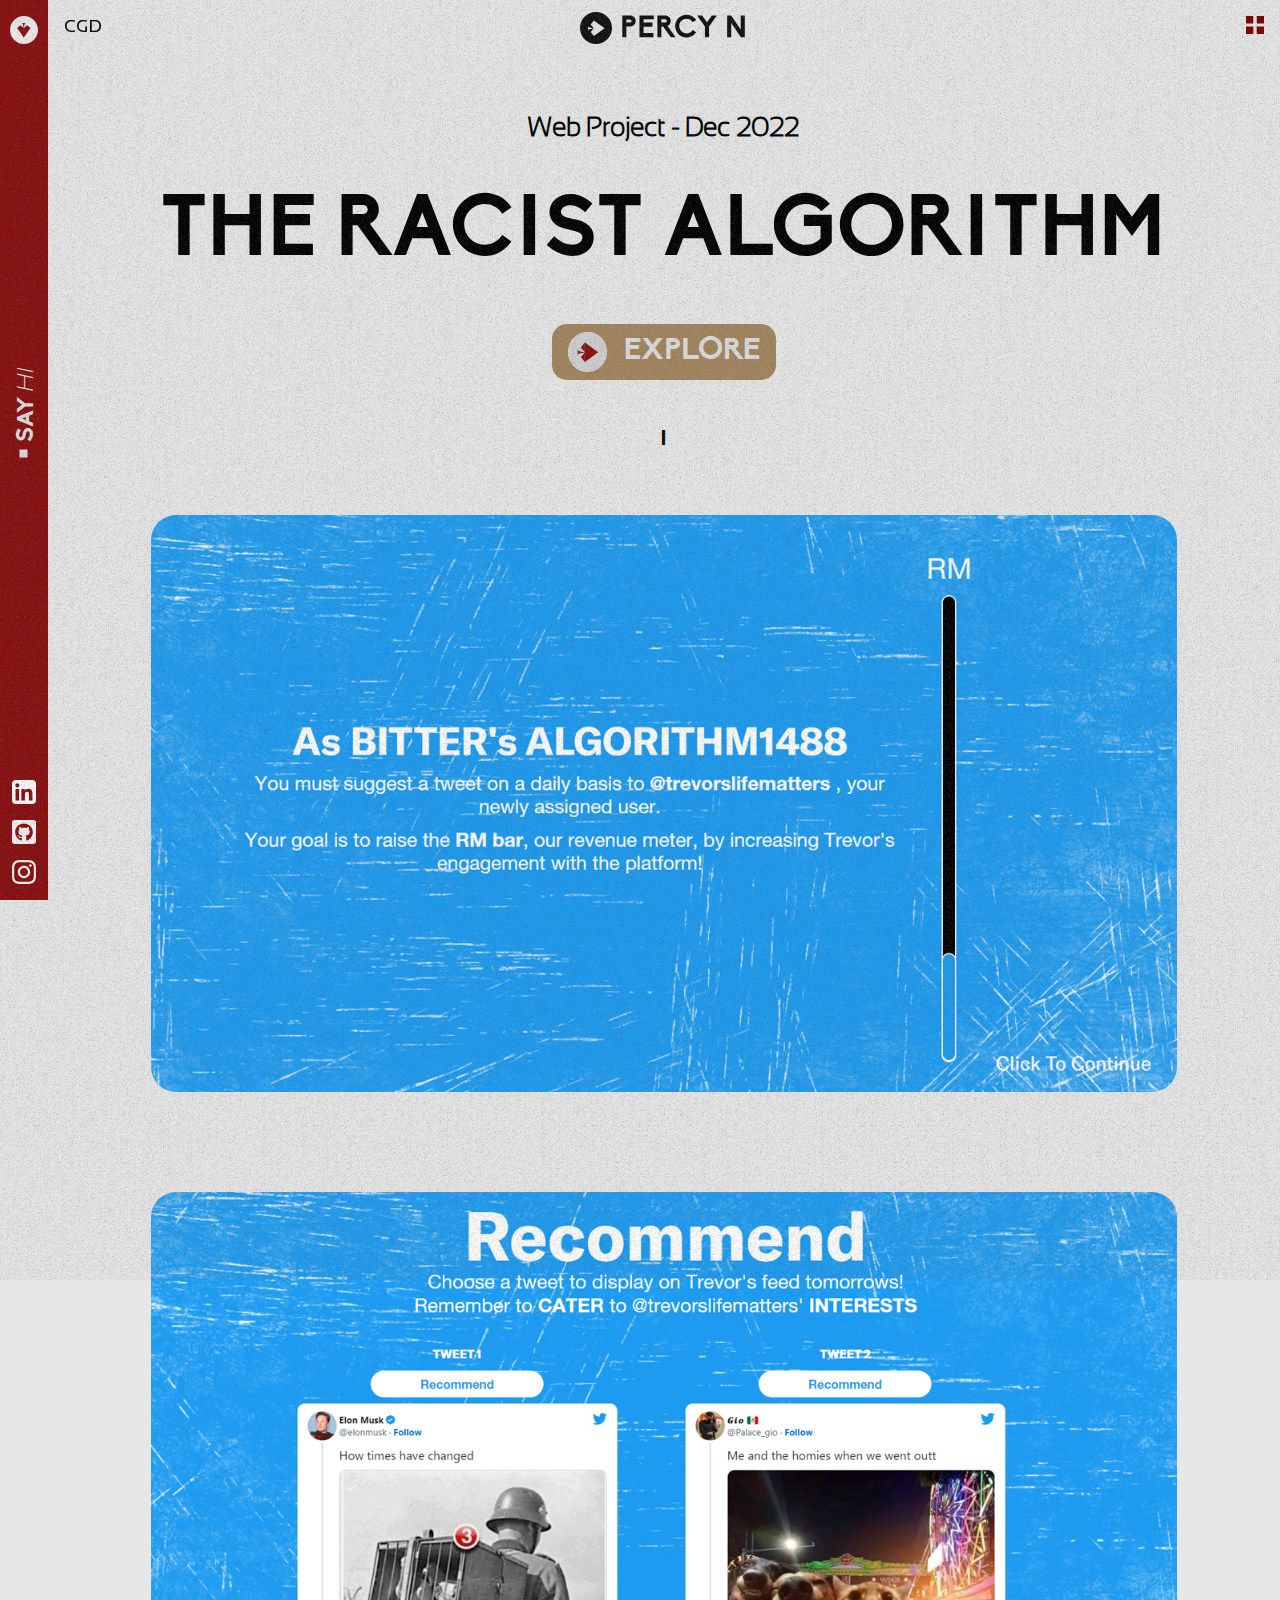
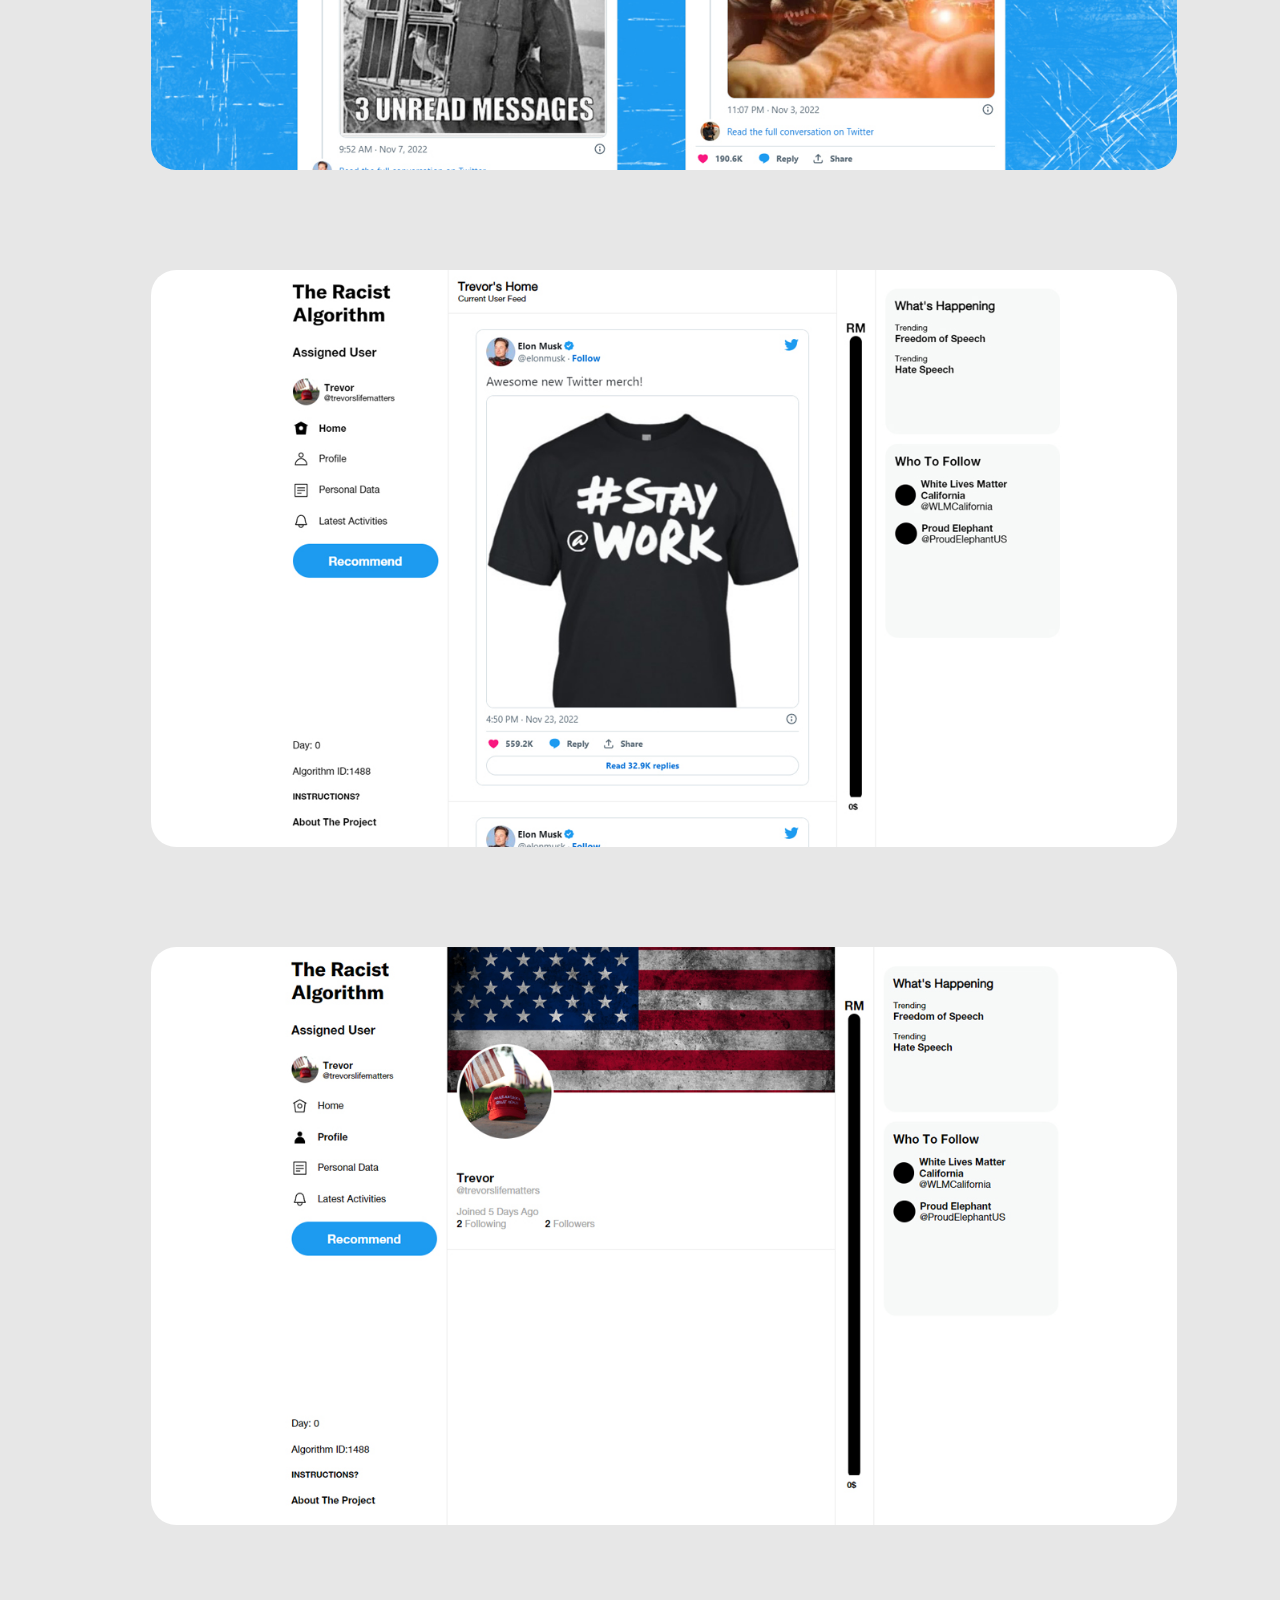
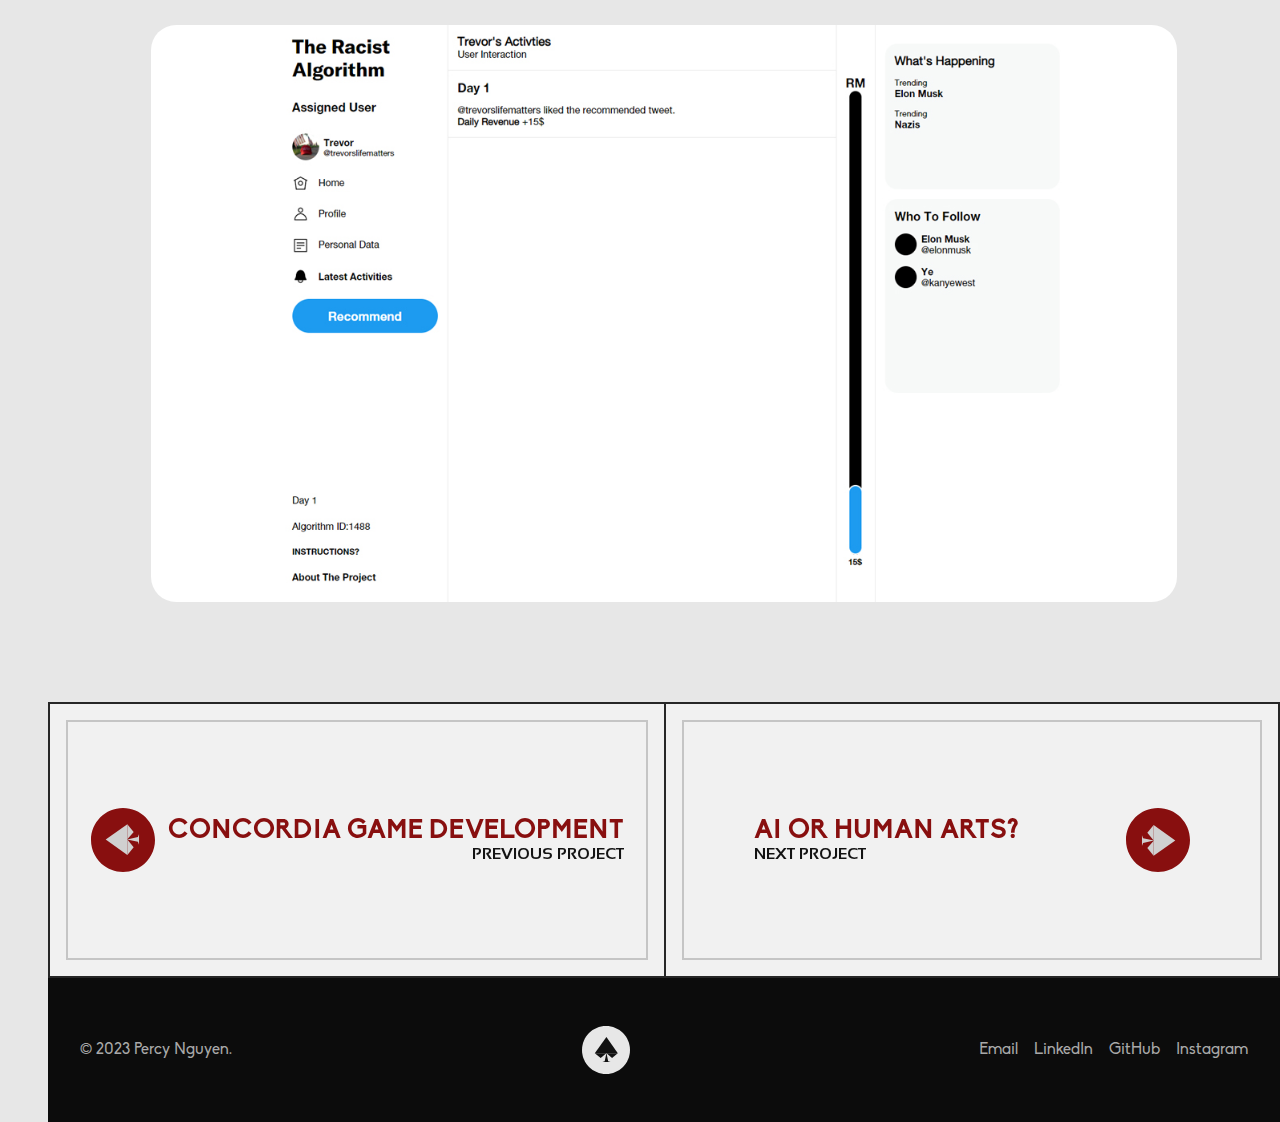
<file: racist-algo-piece.html>
<!DOCTYPE html>
<html lang="en">

<head>
    <meta charset="UTF-8">
    <meta http-equiv="X-UA-Compatible" content="IE=edge">
    <meta name="viewport" content="width=device-width, initial-scale=1.0">
    <title>Bitter - The Racist Algorithm | Case Study</title>
    <link rel="stylesheet" href="style.css">
    <link rel="icon" href="assets/images/arrow-right-title.svg" type="image/svg+xml">
</head>

<body>
    <svg class="noise-texture" viewBox="0 0 243 243">
        <filter id="noiseFilter">
            <feTurbulence baseFrequency="10000"></feTurbulence>
        </filter>
        <rect class="rect-noise" filter="url(#noiseFilter)" />
    </svg>

    <!-- <div class="noise-texture"></div> -->
    <nav class="primary-nav">

        <div class="nav-logo">

        </div>

        <span class="nav-slogan ff-biko-bold">SAY <span class="ff-sans-light-italic"> HI</span> </span>

        <div class="apps-icons">
            <a href="https://www.linkedin.com/in/percynguyen/" class="linkedin-icon clickable"></a>
            <a href="https://github.com/PercyNguyen7" class="github-icon clickable"></a>
            <a href="https://www.instagram.com/percyinthehouse/" class="ig-icon clickable"></a>


        </div>

    </nav>
    <div class="square-top"></div>
    <!-- <div class="nav-right ff-sans-light">

        <a href="#sect-1" class="clickable">101</a>
        <a href="#sect-2" class="clickable">102</a>
        <a href="#sect-3" class="clickable">103</a>
        <a href="#sect-4" class="clickable">104</a>
    </div> -->

    <a href="index.html" class="logo-top clickable">
        <div class="logo-circle"></div>
        <div class="logo-name"></div>
    </a>

    <div class="page-title ff-sans-regular">CGD 
    </div>

    <section class="" id="sect-1">
        <div class="grid-wrapper case-study-wrapper">
            <!-- <div class="black-line"></div> -->
            <h5  class="ff-sans-light">Web Project - Dec 2022</h5>
            <h2 class="ff-biko-bold">THE RACIST ALGORITHM</h2>
            <div class="cta-btn project clickable ff-biko-bold ">
                <div class="arrow-right"></div>
                <a href="https://algorithm1488.github.io/RacistAlgorithm/experience.html" class="cta-phrase">Explore                   
                     <!-- <div class="ff-sans-light-italic wiggle"></div> -->
                     </a>
            </div>
           
                <p class="ff-biko-bold "> I</p>
     
            <div class="img-wrapper">
                <img src="assets/images/works/racist-algo/1-intro.jpg" alt="Intro Scene">
            </div>
            <div class="img-wrapper">
                <img src="assets/images/works/racist-algo/4-recommend.jpg" alt="Recommend Page">
            </div>
         

            <div class="img-wrapper">
                <img src="assets/images/works/racist-algo/2-home.jpg" alt="Home Page">
            </div>
            <div class="img-wrapper">
                <img src="assets/images/works/racist-algo/3-profile.jpg" alt="Profile Page">
            </div>
    
            <div class="img-wrapper">
                <img src="assets/images/works/racist-algo/5-activities.jpg" alt="Activities Page">
            </div>
            <!-- <div class="black-line-2"></div> -->

        </div>

    </section>

    <section class="case-navigation-wrapper">
        <a href="cgd-piece.html" class="left-case-btn clickable"> 
            <div class="preview-wrappers cgd-preview">
                <div class="arrow-left">
                </div>    
                <div class="project-name-wrapper"> 
                    <span class=" ff-biko-bold">Concordia Game Development</span>    
                    <div class="ff-sans-bold">Previous Project</div>  
                    
                </div>
              
            </div>
         </a>
         <a href="ai-human-arts-piece.html" class="right-case-btn clickable">
            <div class="preview-wrappers ai-art-preview">     
                <div class="project-name-wrapper">
                    <span class=" ff-biko-bold">Ai Or Human Arts?</span>    
                    <div class="ff-sans-bold">Next Project</div>  
                  
                </div> 
                <div class="arrow-right">   </div>
            </div>
         </a>
    </section>
   
    <footer>
        <!-- <div class="footer-wrapper"> -->
          
            <span class="ff-biko-regular">© 2023 Percy Nguyen. </span>
            <div class="arrow-up"></div>
            <div class="footer-contact-wrapper ff-biko-regular">
                <a href="" class="clickable">Email</a>
                <a href="" class="clickable">LinkedIn</a>
                <a href="" class="clickable">GitHub</a>
                <a href="" class="clickable">Instagram</a>
            </div>
           
        <!-- </div> -->
        

    </footer>


    <div class="inner-cursor"></div>
    <div class="outer-cursor"></div>
    <script src="case-study.js"></script>
</body>

</html>
</file>
<file: style.css>
@font-face {
  font-family: "Sansation_Light";
  src: url(./assets/fonts/Sansation_Light.ttf) format("truetype");
}
@font-face {
  font-family: "Sansation_Light_Italic";
  src: url(./assets/fonts/Sansation_Light_Italic.ttf) format("truetype");
}
@font-face {
  font-family: "Sansation_Regular";
  src: url(./assets/fonts/Sansation_Regular.ttf) format("truetype");
}
@font-face {
  font-family: "Sansation_Bold";
  src: url(./assets/fonts/Sansation_Bold.ttf) format("truetype");
}
@font-face {
  font-family: "Sansation_Bold_Italic";
  src: url(./assets/fonts/Sansation_Bold_Italic.ttf) format("truetype");
}
@font-face {
  font-family: "Biko_Black";
  src: url(./assets/fonts/Biko_Black.otf) format("opentype");
}
@font-face {
  font-family: "Biko_Bold";
  src: url(./assets/fonts/Biko_Bold.otf) format("opentype");
}
@font-face {
  font-family: "Biko_Regular";
  src: url(./assets/fonts/Biko_Regular.otf) format("opentype");
}

* {
  margin: 0;
  margin: 0;
  padding: 0;
  box-sizing: border-box;
}
html {
  scroll-behavior: smooth;
  font-size: 16px;
}
body {
  cursor: none;
  overflow-x: hidden;
  background-color: #e7e7e7;
}
:root {
  --ff-biko-black: "Biko_Black", sans-serif;
  --ff-biko-bold: "Biko_Bold", sans-serif;
  --ff-biko-regular: "Biko_Regular", sans-serif;
  --ff-sansation-light: "Sansation_Light", sans-serif;
  --ff-sansation-light-italic: "Sansation_Light_Italic", sans-serif;
  --ff-sansation-regular: "Sansation_Regular", sans-serif;
  --ff-sansation-bold: "Sansation_Bold", sans-serif;
  --color-red: #880f0f;
}
.ff-biko-black {
  font-family: var(--ff-biko-black);
}
.ff-biko-bold {
  font-family: var(--ff-biko-bold);
}
.ff-biko-regular {
  font-family: var(--ff-biko-regular);
}
.ff-sans-light {
  font-family: var(--ff-sansation-light);
}
.ff-sans-light-italic {
  font-family: var(--ff-sansation-light-italic);
}
.ff-sans-regular {
  font-family: var(--ff-sansation-regular);
}
.ff-sans-bold {
  font-family: var(--ff-sansation-bold);
}
h1,
h2,
h3,
h4 {
  text-transform: uppercase;
}

.nav-right {
  position: fixed;
  mix-blend-mode: difference;
  bottom: 0;
  right: 1rem;
  height: 80%;
  width: 1.5rem;
  display: flex;
  flex-direction: column;
  justify-content: space-around;
  align-items: center;
  z-index: 999;
  /* background-color: black; */
}
.nav-right a {
  text-decoration: none;
  font-size: 1.5rem;
  color: rgb(189, 189, 189);
  padding: 0rem;
  /* transform-origin: center; */
  transform: rotate(90deg);
  /* border-radius:50%; */
  transition: margin ease-in-out 0.2s, padding ease-in-out 0.2s;
}
.nav-right a:hover {
  /* transform: rotate(0deg); */
  padding: 0rem 2rem;
  margin: 2rem 0;
  /* border-radius:50%; */
  border: 2px solid rgb(21, 21, 21);
  /* cursor: pointer; */
  background-color: #62dbdb;
  color: rgb(21, 21, 21);
  font-weight: 600;
  /* cursor: none; */
}
.svg-wrapper {
  position: fixed;
  /* border: 5px solid red; */
  top: 0;
  left: 0;
  opacity: 0.45;
  z-index: 9999;
  pointer-events: none;
}
.noise-texture {
  position: fixed;
  /* border: 5px solid red; */

  top: 0;
  left: 0;
  opacity: 0.45;
  z-index: 9999;
  pointer-events: none;
}
.rect-noise {
  width: 100%;
  height: 100%;
}

.nav-logo {
  width: 1.75rem;
  height: 1.75rem;
  background: url(./assets/images/logo-white-top.svg) center center / cover
    no-repeat;
  /* background-color: white ;
  border-radius: 50%; */
  position: relative;
}

.logo-top {
  position: fixed;
  top: 0.75rem;
  left: calc(50% - 5.25rem);
  mix-blend-mode: difference;
  z-index: 9999;
  display: flex;
  text-align: center;
  justify-content: center;
  align-items: center;
  gap: 0.5rem;

  /* cursor: pointer; */
  /* z-index:100;
    width: 7rem;
    height: 3rem;
    background: url(./assets/images/logo.svg) center center / contain no-repeat;
 */
}
.logo-top:hover .logo-circle {
  transform: translateX(0.6rem);
}
.logo-top:hover .logo-name {
  transform: translateX(0.5rem);
}
.page-title {
  position: fixed;
  top: 1rem;
  left: 1rem;
  mix-blend-mode: difference;
  text-transform: uppercase;
  z-index: 900;
  gap: 0.5rem;
  color: #e6e6e6;
  font-size: calc(1.25rem + ((0.5vw - 0.48rem) * 1.3889));
}

.logo-circle {
  width: 2rem;
  height: 2rem;
  background: url(./assets/images/logoCircle.svg) center center / contain
    no-repeat;
  transition: transform 0.15s ease-in;
}

.logo-name {
  position: relative;
  top: 0.1rem;
  width: 8rem;
  height: 2rem;
  background: url(./assets/images/logoName.svg) center center / contain
    no-repeat;
  transition: transform 0.15s 0.2s ease-in;
}

.square-top {
  position: fixed;
  top: 1rem;
  right: 1rem;
  mix-blend-mode: difference;
  width: calc(1.25rem + ((0.5vw - 0.48rem) * 1.3889));
  height: calc(1.25rem + ((0.5vw - 0.48rem) * 1.3889));
  aspect-ratio: 1;
  background: url(./assets/images/square.svg) center center / cover no-repeat;
  z-index: 9999;
}

.apps-icons * {
  display: block;
}
.ig-icon,
.github-icon,
.linkedin-icon {
  margin-top: 1rem;
  width: 1.5rem;
  height: 1.5rem;
  background-color: black;
  /* cursor: pointer; */
}
.ig-icon {
  background: url(./assets/images/instagram.svg) center center / cover no-repeat;
}
.linkedin-icon {
  background: url(./assets/images/linkedin.svg) center center / cover no-repeat;
}
.github-icon {
  background: url(./assets/images/github.svg) center center / cover no-repeat;
}
.nav-slogan::before {
  content: "";
  position: absolute;
  top: 0.55rem;
  left: -1rem;
  width: 0.5rem;
  height: 0.5rem;
  background-color: rgb(222, 222, 222);
  /* transform:rotate(45deg); */
  animation: 3s rotating infinite ease-in-out;
}
@keyframes rotating {
  0% {
    transform: rotate(45deg);
  }
  25% {
    transform: rotate(135deg);
  }
  50% {
    transform: rotate(225deg);
  }
  75% {
    transform: rotate(315deg);
  }
  100% {
    transform: rotate(405deg);
  }
}

.title-2-wrapper,
.title-4-wrapper {
  display: flex;
  justify-content: flex-end;
  margin-right: 1rem;
  margin-bottom: 1rem;
}
.title-2 {
  width: max-content;
  justify-self: flex-end;
  margin-right: 2rem;
  max-height: 20vh;
}

.title-1,
.title-3 {
  padding-right: 1rem;
  /* display: block; */
  grid-column: 2 / 8;
  width: max-content;
}
.title-3 {
  display: flex;
  flex-direction: column;
  grid-column: 3/12;

  margin: 2rem 0;
}
.title-1 *,
.title-2 *,
.title-3 * {
  display: inline-block;
  /* justify-self: flex-start; */
}

.title-1 h2,
.title-2 h2,
.title-3 h2,
.title-4 h2 {
  font-size: calc(3rem + ((4.5vw - 0.48rem) * 1.3889));
}
.case-study-wrapper h2 {
  font-size: calc(2rem + ((2.75vw - 0.48rem) * 1.3889));
  text-align: center;
  display: block;
}
.case-study-wrapper h5 {
  font-size: calc(1.75rem + ((0.5vw - 0.48rem) * 1.3889));
  font-weight: 600;
}
.align-right {
  text-align: center;
}
.title-3 h2 {
  position: relative;
  line-height: calc(1rem + ((5vw - 0.48rem) * 1.3889));
}
.title-letters {
  display: flex;
  flex-direction: column;
  justify-content: flex-end;
  align-items: flex-end;
}

.title-1 h3,
.title-2 h3,
.title-3 h3 {
  max-width: max-content;
  position: relative;
  margin-left: 0.5rem;
  font-size: calc(1rem + ((2.25vw - 0.48rem) * 1.3889));
  /* border: 1px solid black; */
}

.title-2 h3 {
  font-size: calc(1rem + ((2.25vw - 0.48rem) * 1.3889));
  max-width: 8ch;
}
.title-4 h3 {
  font-size: calc(1rem + ((2.25vw - 0.48rem) * 1.3889));
  line-height: calc(1rem + ((2.2vw - 0.48rem) * 1.3889));
}

.title-1 h3:before {
  content: "";
  position: absolute;
  top: -2rem;
  left: 0;
  width: clamp(2rem, 4vw, 4rem);
  aspect-ratio: 1;
  background: url(./assets/images/arrow-down.svg) center center / cover
    no-repeat;
  animation: hovering 2s ease-in-out infinite;
}

.title-2 h3:before {
  content: "";
  position: absolute;
  bottom: 0.5rem;
  right: -0.5rem;
  width: clamp(2rem, 4vw, 5rem);
  aspect-ratio: 1;
  background: url(./assets/images/arrow-right-title.svg) center center / cover
    no-repeat;
  animation: hovering-horizontal 2s ease-in-out infinite;
}
.title-4 h2 {
  text-align: right;
  width: 100%;
  /* background-color: red; */
  line-height: calc(2rem + ((5vw - 0.48rem) * 1.3889));
  position: relative;
  bottom: 0.5rem;
}

.title-4 .red-rect {
  width: calc(1rem + ((1vw - 0.48rem) * 1.3889));
  height: 100%;
  background-color: var(--color-red);
}

@keyframes hovering {
  0% {
    transform: translateY(0);
  }
  50% {
    transform: translateY(0.5rem);
  }
  100% {
    transform: translateY(0);
  }
}
@keyframes hovering-horizontal {
  0% {
    transform: translateX(0);
  }
  50% {
    transform: translateX(0.5rem);
  }
  100% {
    transform: translateX(0);
  }
}

.wiggle {
  margin: 0 0.5rem;
  display: inline-block;
  animation: wiggle 3s ease-in-out infinite;
}
@keyframes wiggle {
  0% {
    transform: translateY(0%);
  }
  10% {
    transform: translateY(-15%);
  }
  /* 50%{ transform: rotate(180deg)} */
  /* 75%{ transform:translateY(10%)} */
  20% {
    transform: translateY(4%);
  }
  22% {
    transform: translateY(0);
  }
}
.cta-btn {
  display: flex;
  align-items: center;
  gap: 1rem;
  margin: 2rem 1rem;
  grid-column: 4/8;
  width: max-content;
  padding: 0.5rem 1rem;
  background-color: #a3865f;
  font-size: calc(1.5rem + ((1vw - 0.48rem) * 1.3889));
  text-transform: uppercase;
  border-radius: 15px;
  /* cursor: pointer; */
  transition: all 0.2s 0.4s ease-in, background 0s ease-in;
}
.cta-btn:hover .arrow-right {
  transform: translateX(1rem);
}
.cta-btn:hover {
  /* padding: 0.5rem 3rem 0.5rem 1rem; */
  background-color: rgb(24, 24, 24);
}
.cta-phrase {
  color: rgb(221, 221, 221);
  text-decoration: none;
  transition: transform 0.2s 0.2s ease-in;
}

.case-study-wrapper {
  padding: 4rem 0;
}
.case-study-wrapper .cta-btn,
.case-study-wrapper h2,
.case-study-wrapper h5 {
  margin: 2rem auto 0;
  text-align: center;
}
.case-study-wrapper h2,
.case-study-wrapper h5 {
  padding: 0 2rem;
}
.grid-wrapper p {
  margin: 1rem 0;
}
.case-study-wrapper p {
  /* grid-column: 3/11; */
  margin: 0 0;
  text-align: left;
  /* background-color: red; */
}

.case-navigation-wrapper {
  display: grid;
  grid-template-columns: 1fr;
  grid-template-rows: repeat(2, 1fr);
}

.left-case-btn,
.right-case-btn {
  background-color: #f1f1f1;
  padding: 1rem;
  border: #272727 2px solid;
  text-decoration: none;
  text-transform: uppercase;
}

.left-case-btn > .preview-wrappers,
.right-case-btn > .preview-wrappers {
  display: flex;
  justify-content: space-around;
  align-items: center;
  padding: 1rem;
  border: #27272738 2px solid;
  color: #131313;
  height: clamp(5rem, 20vw, 15rem);
  z-index: 1;
  transform-style: preserve-3d;
  position: relative;
  overflow: hidden;
}

.left-case-btn .arrow-left,
.right-case-btn .arrow-right {
  width: clamp(2rem, 10vw, 4rem);
  height: clamp(2rem, 10vw, 4rem);
  aspect-ratio: 1;
}

.right-case-btn .arrow-right {
  background: url(./assets/images/arrow-right-red.svg) center center / cover
    no-repeat;
}
.left-case-btn .arrow-left {
  background: url(./assets/images/arrow-left-red.svg) center center / cover
    no-repeat;
}
.left-case-btn span,
.right-case-btn span {
  color: var(--color-red);
  font-size: calc(1.25rem + ((1vw - 0.48rem) * 1.3889));
  mix-blend-mode: difference;
}
.project-name-wrapper:nth-child(2) {
  text-align: right;
}
.cta-btn .arrow-right {
  width: calc(1.75rem + ((1.25vw - 0.48rem) * 1.3889));
  height: calc(1.75rem + ((1.25vw - 0.48rem) * 1.3889));
  background: url(./assets/images/arrow-right.svg) center center / cover
    no-repeat;
  transition: transform 0.2s ease-in;
}
.sect-1 {
  text-align: center;
}
.sect-1 h4 {
  text-transform: none;
  font-size: calc(1.25rem + ((1vw) * 1.25));
}
.sect-1 p,
.sect-3 {
  font-size: calc(1rem + ((0.35vw - 0.2rem)));
}
.black-line,
.black-line-2 {
  width: 100%;
  height: 0.25rem;
  background-color: black;
  margin: 3.5rem 0;
}
.black-line {
  grid-column: 1/9;
}
.black-line-2 {
  grid-column: 6/13;
  /* height:5rem; */
}

.column-2-7 {
  grid-column: 2/8;
}
.column-3-7 {
  grid-column: 3/8;
}
.column-4-7 {
  grid-column: 4/8;
}
.profile-img-wrapper {
  display: flex;
  transform-style: preserve-3d;
  transition: all 0.25s ease-in-out;
}

.profile-img {
  max-width: 100%;
  width: clamp(17rem, 40vw, 27rem);
  /* height: clamp(25rem,40vw,350rem); */
  aspect-ratio: 0.75;
  overflow: hidden;

  /* background: url(./assets/images/Percy_PFP.webp) center center / cover  no-repeat; */
  /* transition: transform 0.2s ease-in-out; */
  box-shadow: 15px 15px #222222;
  transform-style: preserve-3d;
}
.profile-img img {
  width: 100%;
  height: 100%;
  object-fit: cover;
}

.profile-img-wrapper:hover .profile-img:before {
  transform: translateX(0);
}
.profile-img:before {
  content: "";
  position: absolute;
  top: 0;
  left: 0;
  width: 100%;
  height: 100%;
  font-family: "Biko_Bold";
  color: #d0d0d0;
  transition: transform 0.1s ease-in-out;
  transform: translateX(-100%);
  background: url(./assets/images/card-v2.svg) center center / cover no-repeat;
}

.profile-img:hover {
  /* box-shadow: 15px 15px #ffffff; */
}
/* .profile-img:before{
    content: 'PERCY NGUYEN';
    position: absolute;
    bottom:1rem;
    left:0em;
    font-family: 'Biko_Bold';
    font-size: calc(1rem + ((1.5vw - 0.48rem) * 1.3889));
    padding:1rem;
    color:#D0D0D0;
    background-color: var(--color-red);
    transition: transform 0.1s ease-in;
    transform: translateX(-100%) ;
} */

/* .profile-img-wrapper:hover .profile-img{
    transform: rotateY(180deg);
} */
/* .profile-img:hover .profile-img:before{
    transform:translateX(0%);
} */

.top-square {
  position: absolute;
  top: 0rem;
  left: 0rem;
  width: 100%;
  height: 100%;
}
.top-square {
  background: linear-gradient(to right, var(--color-red) 7px, transparent 4px) 0
      0,
    linear-gradient(to right, var(--color-red) 0px, transparent 0px) 0 100%,
    linear-gradient(to left, var(--color-red) 0px, transparent 0px) 100% 0,
    linear-gradient(to left, var(--color-red) 7px, transparent 4px) 100% 100%,
    linear-gradient(to bottom, var(--color-red) 7px, transparent 4px) 0 0,
    linear-gradient(to bottom, var(--color-red) 0px, transparent 0px) 100% 0,
    linear-gradient(to top, var(--color-red) 0px, transparent 0px) 0 100%,
    linear-gradient(to top, var(--color-red) 7px, transparent 4px) 100% 100%;
  background-repeat: no-repeat;
  background-size: 25px 25px;
}

h1,
h2,
h3,
h4 {
  display: inline;
}

.info-wrapper {
  flex-direction: column;
}
.red-rect {
  letter-spacing: 0rem;
  color: var(--color-red);
}

/* .sect-1 p:nth-child(3){
    margin-left: 2rem;
    background-color: red;
} */
.works-slide {
  width: 100%;
  padding: 1rem 5rem;
  /* background-color: black; */
  margin: 1rem 0;
  border-top: 4px solid black;
  border-bottom: 4px solid black;
  display: flex;
  gap: 4rem;
  overflow-x: hidden;
  cursor: grab;
}
.box-wrapper {
  margin: 1rem;
  cursor: pointer;
  display: block;
  -webkit-user-select: none;
  -khtml-user-select: none;
  -moz-user-select: none;
  -o-user-select: none;
  user-select: none;
}
.box-detail-wrapper {
  display: flex;
  flex-direction: row;
  justify-content: space-between;
}
.box-detail-wrapper span {
  color: #000000;
  margin-top: 1rem;
  text-decoration: none;

  /* background-color: red; */
}
.box {
  user-select: none;
  display: block;
  width: clamp(22rem, 40vh, 36rem);
  height: clamp(22rem, 40vh, 36rem);
  max-height: 50vh;
  aspect-ratio: 1;
  position: relative;
  /* background: url(./assets/images/works/aiOrHuman.png) center center / cover no-repeat; */
  z-index: 1;
  transform-style: preserve-3d;
  filter: grayscale(0.3);
  transition: all 0.4s;
  -webkit-user-select: none;
  -khtml-user-select: none;
  -moz-user-select: none;
  -o-user-select: none;
  user-select: none;
  /* overflow: hidden; */
}
.box > div {
  width: 100%;
  height: 100%;
  /* border: 2px solid black; */
  overflow: hidden;
}

.box img {
  /* position: absolute;
    top:0;
    left:0; */
  width: 100%;
  height: 100%;
  -webkit-user-select: none;
  -khtml-user-select: none;
  -moz-user-select: none;
  -o-user-select: none;
  user-select: none;
  pointer-events: none;
  transition: all 0.2s ease-out;
}
.box:hover {
  filter: grayscale(0);
}
.box:hover img {
  transform: scale(1.05);
}
.box:before {
  content: "";
  position: absolute;
  top: -1rem;
  left: -1rem;
  width: 4rem;
  height: 4rem;
  z-index: -1;
  transform: translateZ(-1);
  background-color: var(--color-red);
}

.playground-area {
  width: 100%;
  /* border: 2px solid blue; */
  display: flex;
  flex-wrap: wrap;
  gap: 1rem;
}

.container {
  display: flex;
  flex-direction: column;
  justify-content: center;
  align-items: center;
  text-align: center;
  margin: 40px 20px 0 20px;
  padding-left: 3rem;
}

.container .heading {
  width: 50%;
  padding-bottom: 50px;
}
.container .heading h3 {
  font-size: 3em;
  font-weight: bolder;
  padding-bottom: 10px;
  border-bottom: 3px solid #222;
}

.container .heading h3 span {
  font-weight: 100;
}
.container .boxx {
  display: flex;
  flex-direction: row;
  justify-content: space-between;
  gap: 1rem;
}

.container .boxx .dream {
  display: flex;
  flex-direction: column;
  /* width: 100%; */
}

.container .boxx .dream img {
  width: 100%;
  padding-bottom: 15px;
  border-radius: 5px;
}

.container .btn {
  margin: 40px 0 70px 0;
  background: #222;
  padding: 15px 40px;
  border-radius: 5px;
}

.container .btn a {
  color: #fff;
  font-size: 1.2em;
  text-decoration: none;
  font-weight: bolder;
  letter-spacing: 3px;
}
.playground-wrapper {
  width: 100%;
  height: 100%;
  grid-column: 1/13;
  -moz-column-count: 1;
  -webkit-column-count: 1;
  column-count: 1;

  -webkit-column-gap: 2rem;

  -moz-column-gap: 2rem;

  column-gap: 2rem;
  padding: 0 1rem;

  /* background-color: red; */
}

.red-box {
  width: 100%;
  height: 10rem;
  background-color: rgb(155, 102, 102);
  margin-bottom: 5rem;
}
.playground-wrapper img {
  width: 100%;
  height: auto;
}

.toggles-wrapper {
  display: flex;
  /* flex-direction: column; */
  flex-wrap: wrap;
  gap: 1rem;
  margin: 2rem 0;
}
.design-toggle,
.threeD-toggle,
.illustration-toggle {
  /* border-radius: 40px; */
  font-size: calc(1.25rem + ((1vw - 0.48rem) * 1.3889));
  padding: 1rem;
  background-color: #ffffff;
  color: var(--color-red);
  transition: color 0.2s;
  border: 2px solid var(--color-red);
  position: relative;
  z-index: 1;
  transform-style: preserve-3d;
  cursor: pointer;
}
.design-toggle.active,
.threeD-toggle.active,
.illustration-toggle.active {
  background-color: var(--color-red);
  color: #e7e7e7;
}
.design-toggle:before,
.threeD-toggle:before,
.illustration-toggle:before {
  content: "";
  position: absolute;
  top: 0;
  left: 0;
  width: 0;
  height: 100%;
  transition: width 0.5s ease-in-out;
}
.design-toggle:hover::before,
.threeD-toggle:hover::before,
.illustration-toggle:hover::before {
  width: 100%;
  background-color: var(--color-red);
  z-index: -1;
}
.design-toggle:hover,
.threeD-toggle:hover,
.illustration-toggle:hover {
  color: #e7e7e7;
}

.img-wrapper {
  width: 100%;
  margin: 2rem auto;
}
.img-wrapper > img,
.img-wrapper > video {
  width: 100%;
  height: 100%;
}
.promo-vid-wrapper {
  padding: 5rem 0;
  /* margin: 4rem auto; */
}
.promo-vid-wrapper video,
.promo-vid-wrapper iframe {
  width: 100%;
  height: 100%;
}
.mobile {
  display: flex;
  justify-content: space-between;
}
.img-wrapper.mobile img {
  width: 48%;
  border-radius: clamp(15px, 10vw, 30px);
}
.case-study-wrapper p {
  font-size: calc(1.5rem + ((0.5vw - 0.48rem) * 1.3889));

  margin: 3rem auto 0;
  padding: 0 2rem;
  font-weight: 200;
  text-align: center;
}
footer {
  color: #a8a8a8;
  background-color: #0c0c0c;
  display: flex;
  flex-direction: column;
  padding: 1rem;
  text-align: center;
}
footer a {
  text-decoration: none;
  color: #a8a8a8;
}
footer .arrow-up {
  margin: 1rem auto;
}
.footer-contact-wrapper {
  display: flex;
  flex-direction: column;
  gap: 1rem;
}
.footer-contact-wrapper a,
.contact-icons > .icon {
  position: relative;
}
/* .footer-contact-wrapper a:before{
    content:'';
    position: absolute;
    bottom:0;
    left:0;
    width: 100%;
    height: 2px;
    background-color: red;
 } */
.footer-contact-wrapper a:hover,
.icon:hover {
  color: #62dbdb;
}
.footer-contact-wrapper a::before,
.icon::before,
.footer-contact-wrapper a::after,
.icon::after {
  content: "";
  position: absolute;
  width: 100%;
  left: 0;
  padding: 0;
}

.footer-contact-wrapper a::before,
.icon::before {
  background-color: rgb(145, 39, 39);
  height: 2px;
  bottom: -5px;
  transform-origin: 100% 50%;
  transform: scaleX(0);
  transition: transform 0.3s cubic-bezier(0.76, 0, 0.24, 1);
}

.footer-contact-wrapper a:hover::before,
.icon:hover::before {
  transform-origin: 0% 50%;
  transform: scaleX(1);
}

footer .arrow-up {
  width: 3rem;
  aspect-ratio: 1;
  background: url(./assets/images/arrow-up.svg) center center / cover no-repeat;
}

.grid-wrapper {
  display: flex;
  flex-direction: column;
  justify-content: center;
  align-items: center;
}
.sect-3 > .grid-wrapper > * {
  /* border: 1px solid blue */
}

.panning-sect {
  grid-column: 1/13;
}

.flex {
  display: flex;
}
.hidden {
  display: none;
}

.panning-sect:hover .marquee {
}

/* Marquee styles */
.marquee {
  --gap: 1rem;
  padding: 2rem 0;
  position: relative;
  display: flex;
  overflow: hidden;
  user-select: none;
  gap: var(--gap);
}

.marquee__content {
  flex-shrink: 0;
  display: flex;
  justify-content: space-around;
  gap: var(--gap);
  min-width: 100%;
  text-transform: uppercase;
  font-size: 3rem;
  animation: scroll 10s linear infinite;
  animation-direction: reverse;
  transition: font-size 500ms;
}
.marquee-content-2 {
  animation-direction: normal;
}

.marquee__content li {
  list-style-type: none;
}

.contact-icons {
  grid-column: 1/13;
  display: flex;
  flex-wrap: wrap;
  align-items: center;
  justify-content: space-around;
  gap: 1rem;
  padding: 4rem 1rem;
  width: 100%;
  background-color: rgb(248, 248, 248);
  /* mix-blend-mode: difference; */
}

.contact-icons > .icon {
  color: var(--color-red);
  font-size: calc(1rem + ((1.25vw - 0.48rem) * 1.3889));
  transition: font-size 0.2s;
  text-decoration: none;
}

/* .contact-icons>.icon:hover{
    font-size: calc(1rem + ((2vw - 0.48rem) * 1.3889));
    color: #0c0c0c;
  } */
.title-4 {
  display: flex;
  gap: 1rem;
  /* border: red 1px solid; */
  margin: 4rem 0;
}
.title-4 .arrow-down {
  width: calc(5rem + ((4.5vw - 0.48rem) * 1.3889));
  height: calc(5rem + ((4.5vw - 0.48rem) * 1.3889));
  z-index: 1;
  background: url(./assets/images/arrow-down.svg) center center / contain
    no-repeat;
  animation: hovering 2s ease-in-out infinite;
}
.title-3 .arrow-down {
  width: clamp(2rem, 10vw, 5rem);
  height: clamp(2rem, 10vw, 5rem);
  z-index: 1;
  background: url(./assets/images/arrow-down.svg) center center / contain
    no-repeat;
  animation: hovering 2s ease-in-out infinite;
}
.title-3 h4 {
  font-size: calc(1rem + ((0.75vw - 0.48rem) * 1.3889));
  text-transform: initial;
}

.preview-wrappers:before {
  content: "";
  filter: grayscale(1);
  /* filter: grayscale(1) invert(9%) sepia(55%) saturate(6476%) hue-rotate(354deg) brightness(97%) contrast(96%); */
  position: absolute;
  top: 0;
  left: 0;
  width: 100%;
  height: 100%;

  opacity: 0;
  z-index: -1;
  transition: all 0.7s ease-in-out;
  transform: scale(1);
}
.cgd-preview:before {
  background: url(./assets/images/works/cgd-banner.png) center center / cover
    no-repeat;
}
.ai-art-preview:before {
  background: url(./assets/images/works/aiOrHuman.png) center center / cover
    no-repeat;
}
.human-algo-preview:before {
  background: url(./assets/images/works/humanAlgo.png) center center / cover
    no-repeat;
}
.magic-preview:before {
  background: url(./assets/images/works/magicBall.png) center center / cover
    no-repeat;
}
.racist-algo-preview:before {
  background: url(./assets/images/works/racistAlgorithm.png) top center / cover
    no-repeat;
}
.preview-wrappers:hover::before {
  opacity: 0.6;
  transform: scale(1.05);
}
@media (max-width: 44.99em) {
  .sect-1 h2,
  .sect-2 h2,
  .sect-3 h2,
  .sect-4 h2 {
    font-size: 4rem;
  }
  .sect-1 h3,
  .sect-2 h3,
  .sect-3 h3,
  .sect-4 h3 {
    font-size: 2rem;
  }
  .contact-icons > .icon,
  h4 {
    font-size: 1.5rem;
  }
  .primary-nav {
    display: none;
    /* padding: 1rem 0; */
  }
  .cta-btn {
    position: relative;
    left: 30vw;
  }
  .cta-btn.project {
    left: 0;
  }
  .sect-1 > .grid-wrapper > *:not(.cta-btn, .promo-vid-wrapper) {
    padding: 0 1rem;
  }

  .nav-right {
    display: none;
  }
  .left-case-btn {
    border-bottom: none;
  }
  .page-title,
  .square-top {
    display: none;
  }
  .black-line,
  .black-line-2 {
    /* display: none; */
  }
}
@media (min-width: 40em) {
  .playground-wrapper {
    -moz-column-count: 2;
    -webkit-column-count: 2;
    column-count: 2;
  }
  .playground-works {
    padding: 1rem;
    border: 2px solid rgb(219, 219, 219);
    background-color: #f3f3f3;
  }
  .playground-wrapper > div {
    margin-bottom: 5rem;
  }
}

@media (min-width: 45em) {
  .primary-nav {
    display: block;
    position: fixed;
    top: 0;
    left: 0;
    width: 3rem;
    height: 100%;
    padding: 1rem 0;
    background-color: var(--color-red);
    z-index: 1000;
    width: 3rem;
    display: flex;
    flex-direction: column;
    align-items: center;
    justify-content: space-between;
  }

  .nav-slogan {
    /* transform-origin: top center; */
    font-size: 1.5rem;
    transform: rotate(-90deg);
    width: max-content;
    color: rgb(222, 222, 222);
  }
  .logo-top {
    left: calc(50% - 3.75rem);
  }
  section {
    padding-left: 3rem;
    width: 100%;
  }
  .sect-1 {
    display: flex;
    justify-content: center;
    align-items: center;
    text-align: unset;
  }

  .sect-1 h4 {
    position: relative;
    align-self: flex-end;
  }
  .sect-1 h4:before {
    content: "";
    width: 1rem;
    position: absolute;
    top: 25%;
    left: -2rem;
    height: 1rem;
    background-color: var(--color-red);
  }
  .one-info {
    grid-column: 2/6;
    width: 100%;
    /* height: 10rem; */
    border: 1px solid black;
  }
  .grid-wrapper {
    width: 100%;
    display: grid;
    grid-template-columns: repeat(12, 1fr);
    margin-right: 2rem;
  }
  .toggles-wrapper {
    width: 100%;
    grid-column: 2/12;
    flex-direction: row;
    justify-content: center;
  }
  .works-slide {
    gap: 10rem;
  }
  .box:after {
    content: "";
    position: absolute;
    bottom: 0rem;
    right: -5rem;
    width: 4rem;
    height: 4rem;
    z-index: -1;
    transform: translateZ(-1px);
    background-color: #131313;
    pointer-events: none;
  }
  .profile-img-wrapper {
    height: 100%;
    grid-column: 9/13;
    grid-row: 2/3;
    justify-content: flex-end;
    position: relative;
    width: 100%;
    height: 100%;
  }
  .title-2-wrapper {
    grid-column: 2 / 12;
    grid-row: 2/3;
    justify-self: flex-end;
  }

  .profile-img {
    position: absolute;
    top: 0;
    left: 0;
  }
  .case-navigation-wrapper {
    grid-template-columns: repeat(2, 1fr);
    grid-template-rows: 1fr;
  }
  footer {
    margin-left: 3rem;
    flex-direction: row;
    padding: 2rem;
    justify-content: space-around;
    align-items: center;
  }
  .footer-contact-wrapper {
    flex-direction: row;
  }
  .page-title {
    left: 4rem;
  }
  .title-4-wrapper {
    grid-column: 6/12;
    justify-self: flex-end;
  }
  .title-1 h3:before {
    top: -3.5rem;
  }
  .case-study-wrapper h2 {
    font-size: calc(1rem + ((4.5vw - 0.48rem) * 1.3889));
  }
  .case-study-wrapper .cta-btn,
  .case-study-wrapper h2,
  .case-study-wrapper h5 {
    grid-column: 1/13;
    margin: 3rem auto 0;
  }
  .case-study-wrapper p {
    grid-column: 2/12;
  }
  .img-wrapper {
    margin: 4rem 0 2rem;
    grid-column: 2/12;
  }

  .img-wrapper img,
  .img-wrapper video {
    border-radius: clamp(20px, 10vw, 25px);
  }

  .left-case-btn {
    border-right: none;
  }
  /* .img-wrapper:nth-child(even){
        grid-column: 4/12;
    } */
  .promo-vid-wrapper {
    width: 100%;
    height: 100%;
    grid-column: 1/13;
  }
}

@media (min-width: 65em) {
  .sect-1 {
    margin-top: 0rem;
  }
  section:not(.sect-3, .case-navigation-wrapper) {
    min-height: 100vh;
  }
  .case-study-wrapper p {
    grid-column: 3/11;
  }
  .profile-img-wrapper {
    grid-column: 8/12;
  }

  .playground-wrapper {
    -moz-column-count: 3;
    -webkit-column-count: 3;
    column-count: 3;
    column-gap: 1rem;
  }
  .column-2-7 {
    grid-column: 2/7;
  }
  .column-3-7 {
    grid-column: 3/7;
  }
  .column-4-7 {
    grid-column: 4/7;
  }
}

@keyframes scroll {
  from {
    transform: translateX(0);
  }
  to {
    transform: translateX(calc(-100% - var(--gap)));
  }
}

/* Pause animation when reduced-motion is set */
@media (prefers-reduced-motion: reduce) {
  .marquee__content {
    animation-play-state: paused !important;
  }
}

@keyframes scroll {
  from {
    transform: translateX(0);
  }
  to {
    transform: translateX(calc(-100% - var(--gap)));
  }
}

/* Pause on hover */
.marquee:hover .marquee__content {
  animation-play-state: paused;
}

@keyframes scroll-abs {
  from {
    transform: translateX(calc(100% + var(--gap)));
  }
  to {
    transform: translateX(0);
  }
}

/* Other page demo styles */
.marquee__content > * {
  flex: 0 0 auto;
  /* background: dodgerblue; */
  margin: 2px;
  padding: 1rem 2rem;
  border-radius: 0.25rem;
  text-align: center;
}

.marquee {
  border-top: 2px solid rgb(0, 0, 0);
  border-bottom: 2px solid rgb(0, 0, 0);
}

.inner-cursor {
  position: absolute;
  top: -10px;
  left: -10px;
  /* top:0;
    left:0; */
  width: 20px;
  height: 20px;
  transform: translate(-50%, -50%);
  background-color: rgb(247, 247, 247);
  mix-blend-mode: difference;
  display: flex;
  justify-content: center;
  align-items: center;
  border-radius: 50%;
  pointer-events: none;
  /* transition: width 0.2s, height 0.2s, opacity 0.2s,   background-color 0.2s;  */
  z-index: 9999;
  transition: width 2s, height 2s, opacity 0.2s, background-color 0.2s;
  transition: left 0.3s, top 0.3s, transform 0s, width 0.2s, height 0.2s;
  font-family: var(--ff-biko-bold);
  font-size: calc(2rem + ((0.5vw - 0.48rem) * 1.1));
  background-color: #dbdbdb;
  color: #58c9c9;
}

.inner-cursor.grow {
  top: -30px;
  left: -30px;
  width: 60px;
  height: 60px;
  transition: left 0.3s, top 0.3s, transform 0s, width 0.2s, height 0.2s;

  font-family: var(--ff-biko-bold);
  font-size: calc(2rem + ((0.5vw - 0.48rem) * 1.1));
  background-color: #ffffff;
  color: #58c9c9;
  /* mix-blend-mode: normal; */

  /* transform: scale(5); */
}
.inner-cursor.no-bg {
  background: none;
}

/* 
.inner-cursor::before{
    content: '';
    position: absolute;
    width: 80px;
    height: 80px;
    border: 3px solid hsl( var(--clr-pink));
} */
.outer-cursor {
  position: absolute;
  mix-blend-mode: difference;
  top: -20px;
  left: -20px;
  /* top:0px;
    left:0px; */
  width: 40px;
  height: 40px;
  display: none;

  transform: translate(-50%, -50%);
  /* mix-blend-mode: difference; */
  /* border: 1px solid rgb(29, 29, 29); */
  border-radius: 50%;
  pointer-events: none;
  opacity: 1;
  /* transition: width 0.2s, height 0.2s,opacity 0.2s;  */
  z-index: 9999;
}
.outer-cursor.grow {
  width: 100px;
  height: 100px;
  mix-blend-mode: difference;
  border: 3px solid white;
  display: none;
  /* transition: width 0.2s, height 0.2s, opacity 0.2s;  \dart449\exercises\ex3\ex3.html*/
}

.horizontal-container {
  height: 200vh;
  position: relative;
}

.horizontal-wrapper {
  position: sticky;
  top: 0;
  padding-top: clamp(1rem, 3vh, 2rem);

  width: 100%;
  /* overflow: scroll; */
}

.horizontal-sections {
  display: flex;
  will-change: transform;
  transition: none;
  gap: clamp(4rem, 4vw, 8rem);
  width: min-content;
  padding: 0 clamp(2rem, 30vw, 10rem);
  /* border: 2px solid green; */
}

.horizontal-section {
  /* min-width: 100vw;*/

  display: flex;
  align-items: center;
  justify-content: center;
  font-size: clamp(1.5rem, 4vw, 2rem);
  color: white;
  flex-shrink: 0;
  opacity: 0.7;
  transition: opacity 0.3s ease;
  padding: 0 clamp(40px, 4vw, 50px);
}

/* .horizontal-section:nth-child(1) {
  background: linear-gradient(135deg, #fa709a 0%, #fee140 100%);
}

.horizontal-section:nth-child(2) {
  background: linear-gradient(135deg, #a8edea 0%, #fed6e3 100%);
  color: #333;
}

.horizontal-section:nth-child(3) {
  background: linear-gradient(135deg, #ff9a9e 0%, #fecfef 100%);
  color: #333;
}

.horizontal-section:nth-child(4) {
  background: linear-gradient(135deg, #ffecd2 0%, #fcb69f 100%);
  color: #333;
}

.horizontal-section:nth-child(5) {
  background: linear-gradient(135deg, #a18cd1 0%, #fbc2eb 100%);
} */

/* Content boxes inside horizontal sections */
.content-box {
  backdrop-filter: blur(10px);

  border-radius: 20px;
  color: black;
  width: 100%;
}
.content-box span {
  display: block;
}

.content-box h2 {
  margin-bottom: clamp(15px, 3vw, 20px);
  font-size: clamp(1.8rem, 4vw, 2.5rem);
}

.content-box p {
  font-size: clamp(1rem, 2.5vw, 1.2rem);
  opacity: 0.9;
  line-height: 1.5;
}

/* Scroll indicator */
.scroll-indicator {
  position: fixed;
  bottom: clamp(20px, 5vw, 30px);
  left: 50%;
  transform: translateX(-50%);
  background: rgba(0, 0, 0, 0.7);
  color: white;
  padding: clamp(8px, 2vw, 10px) clamp(15px, 4vw, 20px);
  border-radius: 25px;
  font-size: clamp(0.8rem, 2vw, 0.9rem);
  z-index: 1000;
  transition: opacity 0.3s ease;
  white-space: nowrap;
}

.scroll-indicator.horizontal {
  background: rgba(255, 87, 34, 0.9);
}

.text-right {
  text-align: right;
}
.text-red {
  color: var(--color-red);
}
/* Mobile optimizations */
@media (max-width: 768px) {
  .content-box {
    border-radius: 15px;
    backdrop-filter: blur(5px);
  }

  .scroll-indicator {
    font-size: 0.8rem;
    padding: 8px 15px;
    bottom: 20px;
  }
}

/* Touch device optimizations */
@media (hover: none) and (pointer: coarse) {
  .scroll-indicator {
    bottom: 15px;
    font-size: 0.8rem;
  }

  .content-box {
    backdrop-filter: blur(5px); /* Reduce blur for better performance */
  }
}

@media (hover: hover) and (pointer: fine) {
  /* .design-toggle:hover, .threeD-toggle:hover, .illustration-toggle:hover{
        background-color: #1a1a1a ;
        color:  #e7e7e7;
     } */
}
@media (pointer: coarse) {
  /* .inner-cursor,
    .inner-cursor.grow,
    .outer-cursor,
    .outer-cursor.grow{
    display: none;
    } */
  .works-slide {
    overflow-x: scroll;
  }
  .box {
    filter: grayscale(0);
  }
}
.red-letter {
  color: var(--color-red);
}

::-webkit-scrollbar {
  width: 17px;
}

::-webkit-scrollbar-track {
  background-color: #ebebeb;
}

::-webkit-scrollbar-thumb {
  background-color: var(--color-red);
  /* border-radius: 20px; */
  border: 4px solid transparent;
  background-clip: content-box;
}

::-webkit-scrollbar-thumb:hover {
  background-color: var(--color-red);
}
</file>
